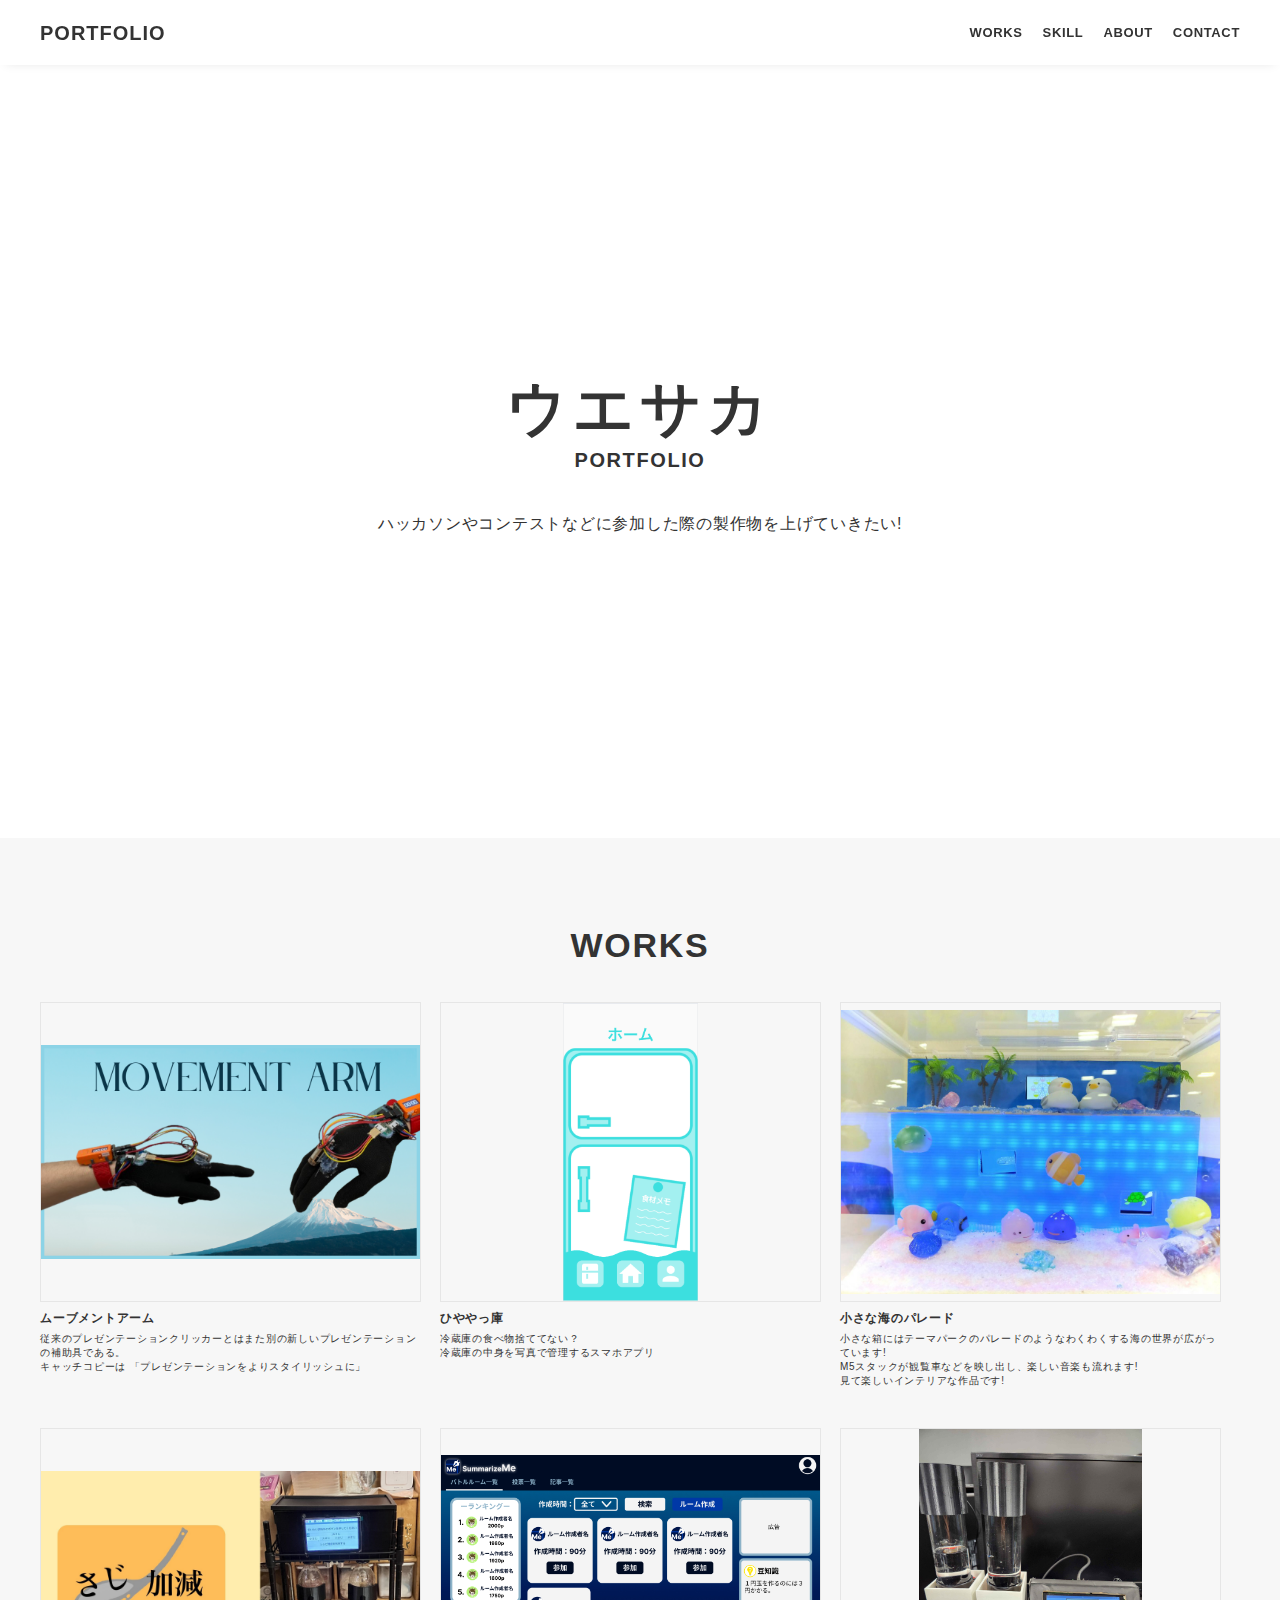
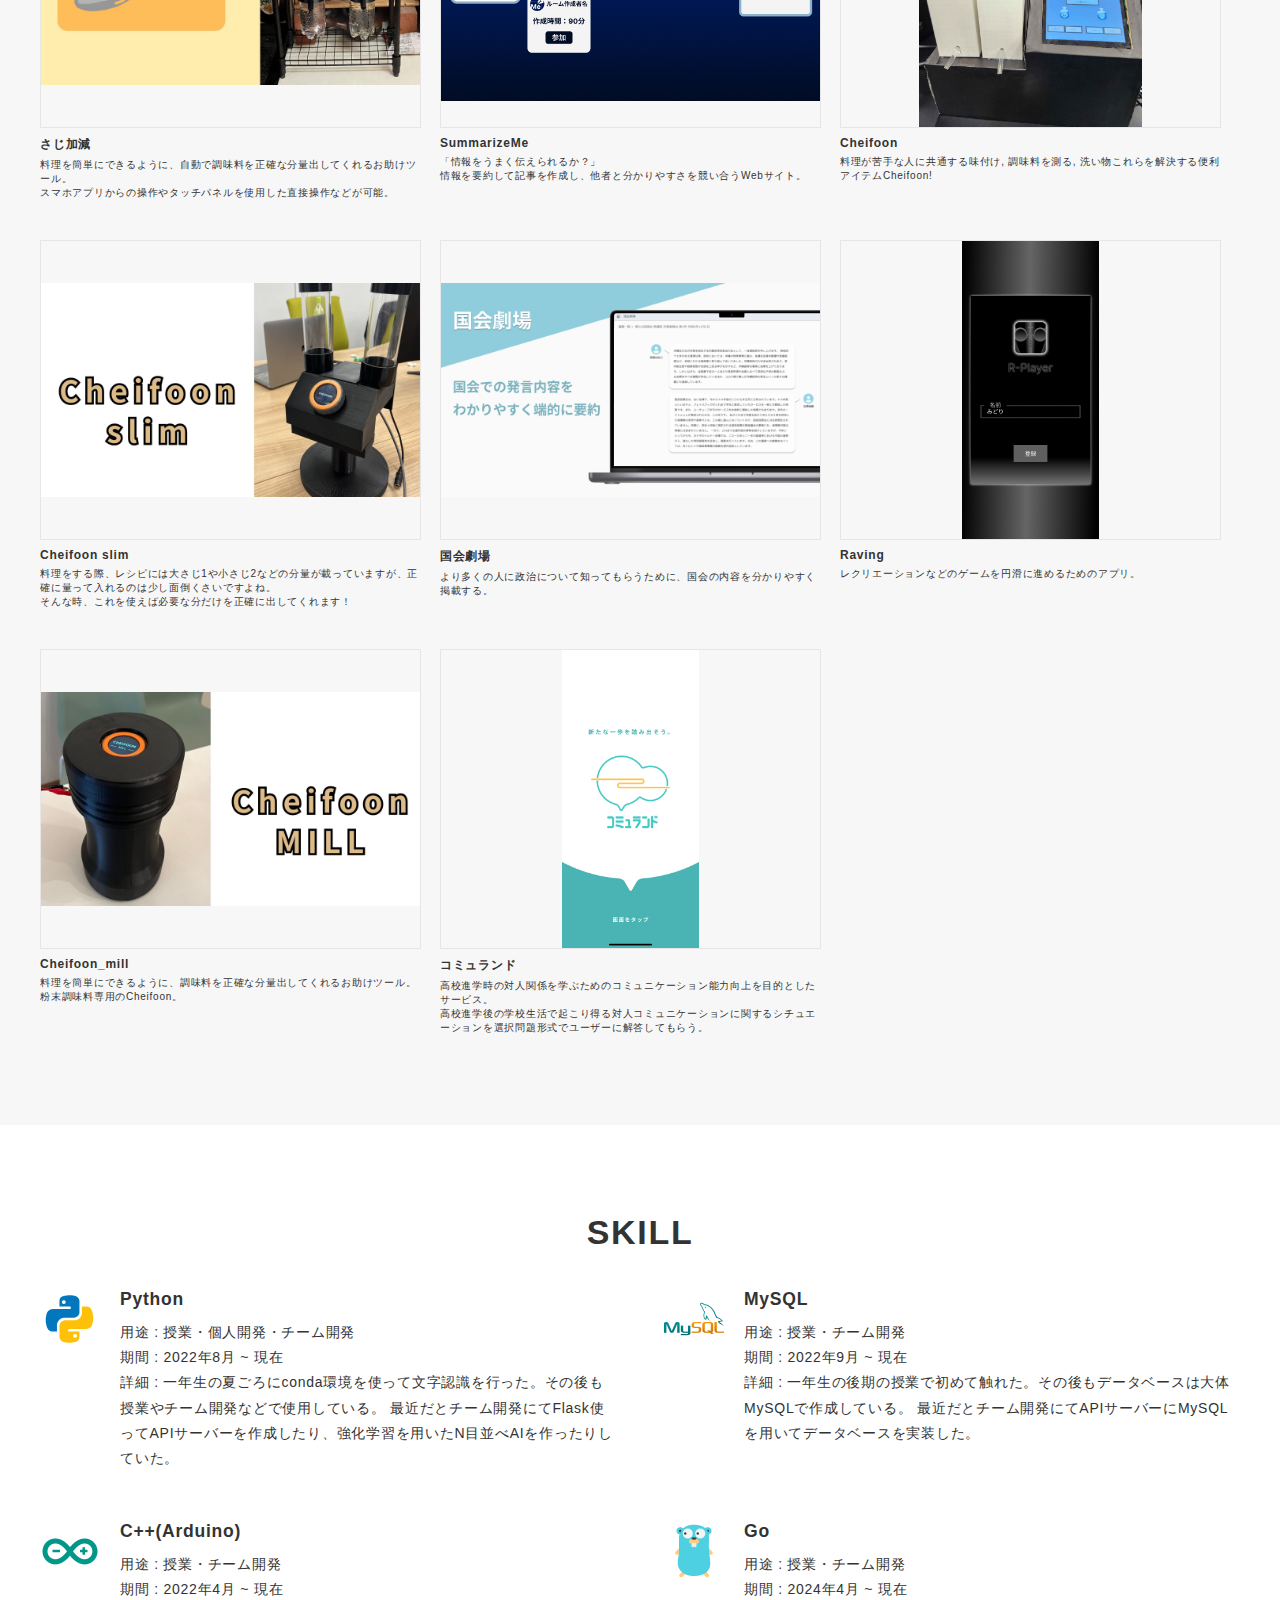
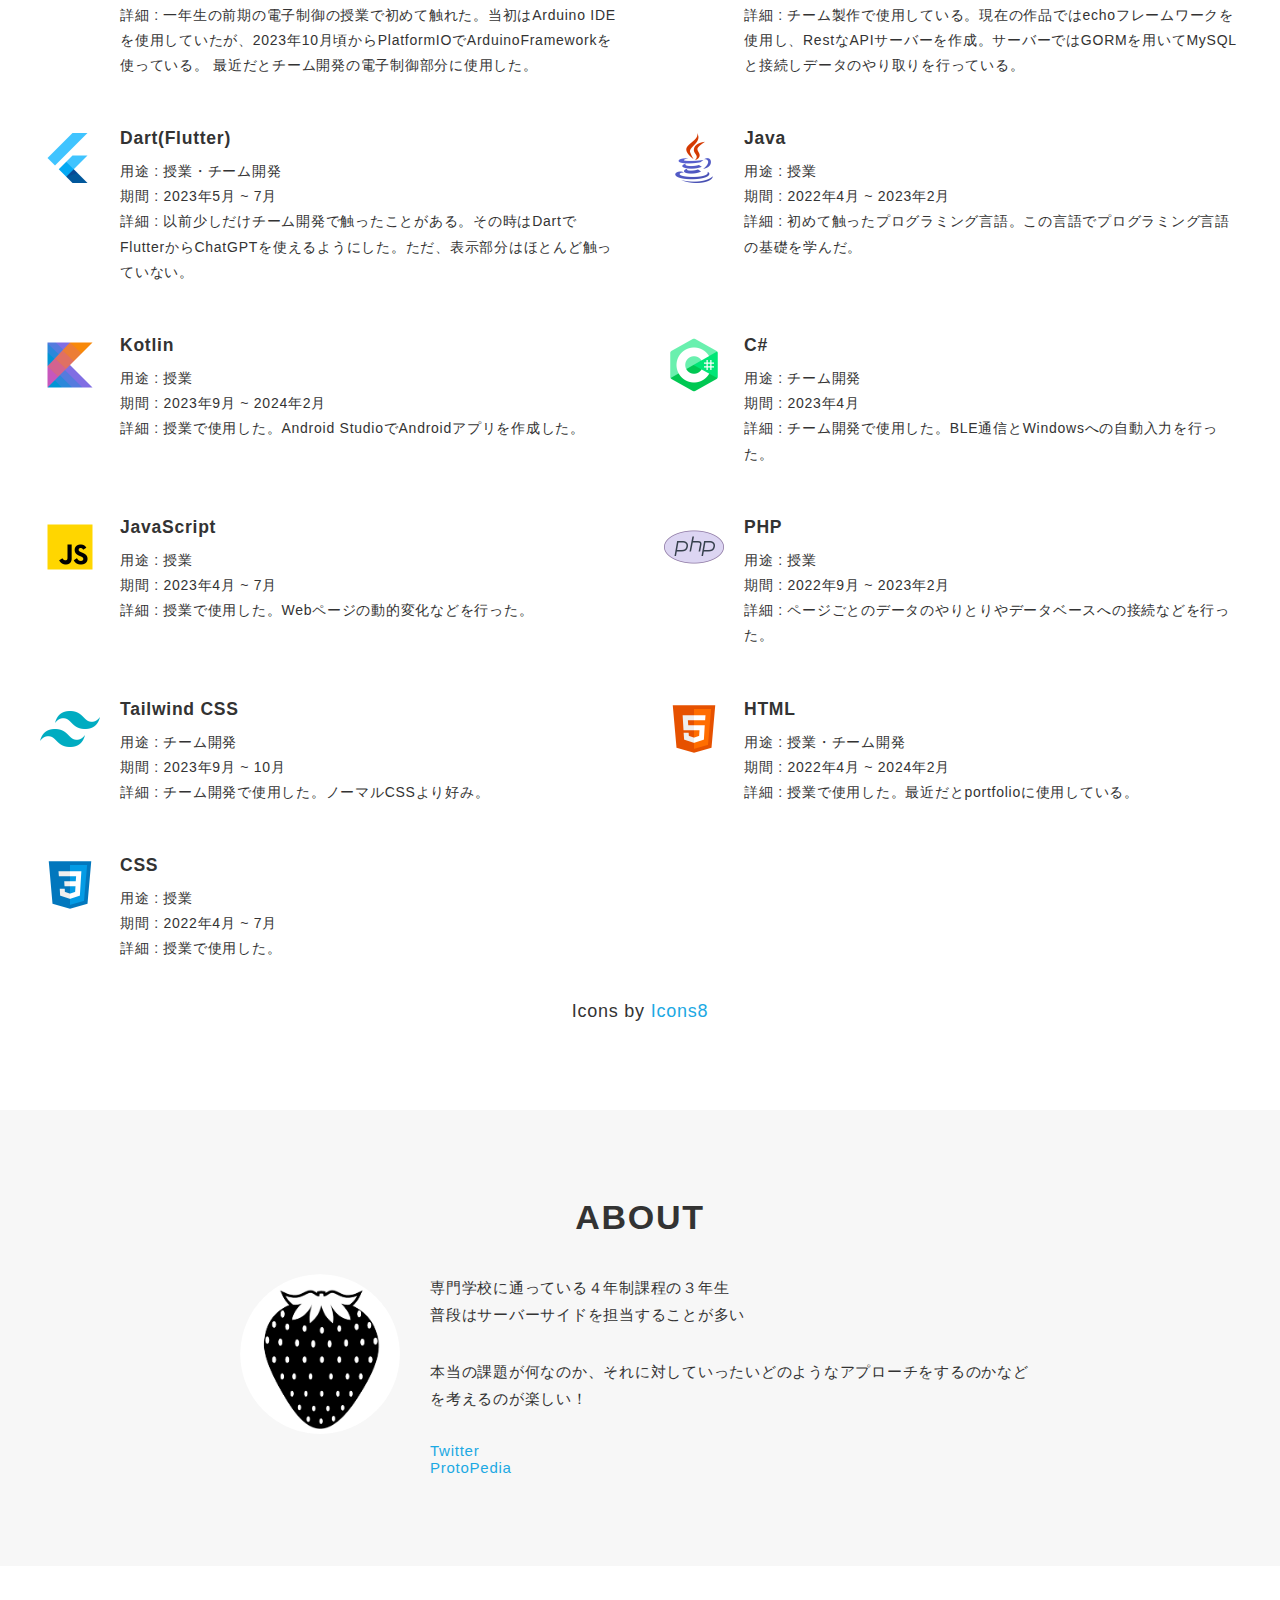
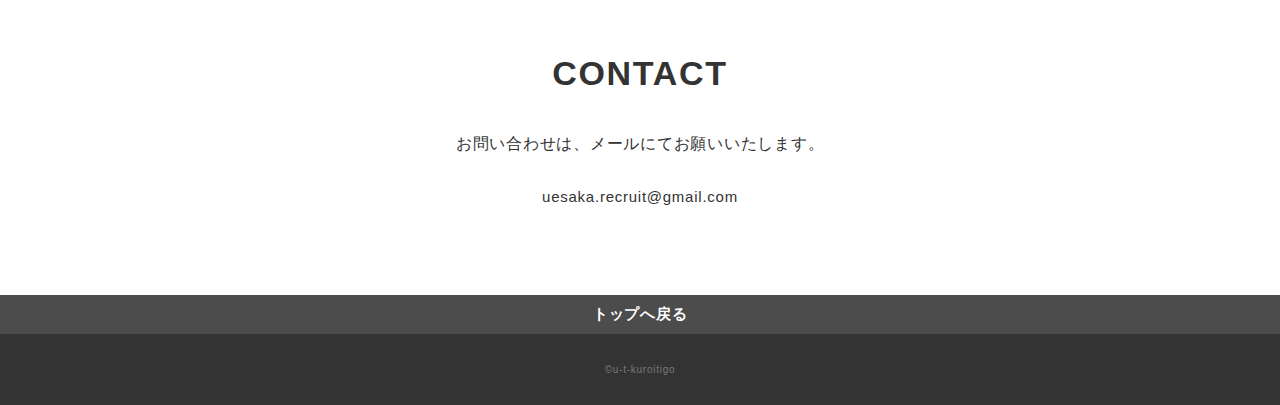
<file: docs/index.html>
<!DOCTYPE html>
<html>
  <head>
    <meta charset="utf-8" />
    <meta name="viewport" content="width=device-width,initial-scale=1" />
    <meta property="og:type" content="website" />
    <meta property="og:title" content="ウエサカ ポートフォリオ" />
    <meta
      property="og:url"
      content="https://u-t-kuroitigo.github.io/portfolio/index.html"
    />
    <meta
      property="og:description"
      content="ウエサカのポートフォリオサイトです。"
    />
    <meta property="og:image" content="imgs/ogp.png" />
    <meta name="description" content="ウエサカのポートフォリオサイトです。" />
    <title>ウエサカ ポートフォリオ</title>
    <link href="css/ress.css" media="all" rel="stylesheet" type="text/css" />
    <link href="css/style.css" media="all" rel="stylesheet" type="text/css" />
    <link rel="shortcut icon" href="imgs/favicon.ico" />
    <link rel="canonical" href="https://u-t-kuroitigo.github.io/portfolio/" />
  </head>

  <body>
    <div class="wrapper">
      <!-- header -->
      <header class="header">
        <div class="container">
          <h1 class="header-logo">
            <a href=".">PORTFOLIO</a>
          </h1>
          <nav class="gnav">
            <ul class="gnav-list">
              <li class="gnav-item"><a href="#works">WORKS</a></li>
              <li class="gnav-item"><a href="#skill">SKILL</a></li>
              <li class="gnav-item"><a href="#about">ABOUT</a></li>
              <li class="gnav-item"><a href="#contact">CONTACT</a></li>
            </ul>
          </nav>
        </div>
      </header>
      <!-- /header -->

      <main class="content">
        <!-- mv -->
        <div class="mv">
          <div class="mv-container">
            <p class="mv-title">ウエサカ</p>
            <p class="mv-subtitle">PORTFOLIO</p>
            <p class="mv-text">
              ハッカソンやコンテストなどに<br
                class="sp-only"
              />参加した際の製作物を上げていきたい!
              <br />
            </p>
          </div>
        </div>
        <!-- /mv -->

        <!-- works -->
        <section class="works section" id="works">
          <div class="container">
            <h2 class="title">WORKS</h2>
            <div class="works-list">
              <a class="works-item" href="works/movement_arm.html">
                <div class="works-img">
                  <img
                    src="imgs/movement_arm/movement_arm_img_title.png"
                    alt="movement_arm_img_title"
                  />
                </div>
                <p class="works-name">ムーブメントアーム</p>
                <p class="works-info">
                  従来のプレゼンテーションクリッカーとはまた別の新しいプレゼンテーションの補助具である。<br />
                  キャッチコピーは 「プレゼンテーションをよりスタイリッシュに」
                </p>
              </a>
              <a class="works-item" href="works/hiyayakko.html">
                <div class="works-img">
                  <img
                    src="imgs/hiyayakko/hiyayakko_img_title.png"
                    alt="hiyayakko_img_title"
                  />
                </div>
                <p class="works-name">ひややっ庫</p>
                <p class="works-info">
                  冷蔵庫の食べ物捨ててない？<br />
                  冷蔵庫の中身を写真で管理するスマホアプリ
                </p>
              </a>
              <a class="works-item" href="works/small_sea_parade.html">
                <div class="works-img">
                  <img
                    src="imgs/small_sea_parade/small_sea_parade_img_title.jpg"
                    alt="small_sea_parade_img_title"
                  />
                </div>
                <p class="works-name">小さな海のパレード</p>
                <p class="works-info">
                  小さな箱にはテーマパークのパレードのようなわくわくする海の世界が広がっています!<br />
                  M5スタックが観覧車などを映し出し、楽しい音楽も流れます!<br />
                  見て楽しいインテリアな作品です!
                </p>
              </a>
              <a class="works-item" href="works/sajikagen.html">
                <div class="works-img">
                  <img
                    src="imgs/sajikagen/sajikagen_img_title.jpg"
                    alt="sajikagen_img_title"
                  />
                </div>
                <p class="works-name">さじ加減</p>
                <p class="works-info">
                  料理を簡単にできるように、自動で調味料を正確な分量出してくれるお助けツール。<br />
                  スマホアプリからの操作やタッチパネルを使用した直接操作などが可能。
                </p>
              </a>
              <a class="works-item" href="works/summarize_me.html">
                <div class="works-img">
                  <img
                    src="imgs/summarize_me/summarize_me_img_title.jpg"
                    alt="summarize_me_img_title"
                  />
                </div>
                <p class="works-name">SummarizeMe</p>
                <p class="works-info">
                  「情報をうまく伝えられるか？」<br />情報を要約して記事を作成し、他者と分かりやすさを競い合うWebサイト。
                </p>
              </a>
              <a class="works-item" href="works/cheifoon.html">
                <div class="works-img">
                  <img
                    src="imgs/cheifoon/cheifoon_img_title.jpg"
                    alt="cheifoon_img_title"
                  />
                </div>
                <p class="works-name">Cheifoon</p>
                <p class="works-info">
                  料理が苦手な人に共通する味付け, 調味料を測る,
                  洗い物これらを解決する便利アイテムCheifoon!
                </p>
              </a>
              <a class="works-item" href="works/cheifoon_slim.html">
                <div class="works-img">
                  <img
                    src="imgs/cheifoon_slim/Cheifoon_slim_img_title.jpg"
                    alt="Cheifoon_slim_img_title"
                  />
                </div>
                <p class="works-name">Cheifoon slim</p>
                <p class="works-info">
                  料理をする際、レシピには大さじ1や小さじ2などの分量が載っていますが、正確に量って入れるのは少し面倒くさいですよね。<br />
                  そんな時、これを使えば必要な分だけを正確に出してくれます！
                </p>
              </a>
              <a class="works-item" href="works/diet_theater.html">
                <div class="works-img">
                  <img
                    src="imgs/diet_theater/diet_theater_img_title.jpg"
                    alt="diet_theater_img_title"
                  />
                </div>
                <p class="works-name">国会劇場</p>
                <p class="works-info">
                  より多くの人に政治について知ってもらうために、国会の内容を分かりやすく掲載する。
                </p>
              </a>
              <a class="works-item" href="works/raving.html">
                <div class="works-img">
                  <img
                    src="imgs/raving/raving_img_title.jpg"
                    alt="raving_img_title"
                  />
                </div>
                <p class="works-name">Raving</p>
                <p class="works-info">
                  レクリエーションなどのゲームを円滑に進めるためのアプリ。
                </p>
              </a>
              <a class="works-item" href="works/cheifoon_mill.html">
                <div class="works-img">
                  <img
                    src="imgs/cheifoon_mill/cheifoon_mill_img_title.jpg"
                    alt="cheifoon_mill_img_title"
                  />
                </div>
                <p class="works-name">Cheifoon_mill</p>
                <p class="works-info">
                  料理を簡単にできるように、調味料を正確な分量出してくれるお助けツール。<br />
                  粉末調味料専用のCheifoon。
                </p>
              </a>
              <a class="works-item" href="works/commu_island.html">
                <div class="works-img">
                  <img
                    src="imgs/commu_island/commu_island_img_title.jpg"
                    alt="commu_island_img_title"
                  />
                </div>
                <p class="works-name">コミュランド</p>
                <p class="works-info">
                  高校進学時の対人関係を学ぶためのコミュニケーション能力向上を目的としたサービス。<br />
                  高校進学後の学校生活で起こり得る対人コミュニケーションに関するシチュエーションを選択問題形式でユーザーに解答してもらう。
                </p>
              </a>
            </div>
          </div>
        </section>
        <!-- /works -->

        <!-- skill -->
        <section class="skill section" id="skill">
          <div class="container">
            <h2 class="title">SKILL</h2>
            <div class="skill-list">
              <div class="skill-item">
                <p class="skill-img">
                  <img src="imgs/skills/Python.png" alt="" />
                </p>
                <div class="skill-body">
                  <h3 class="skill-name">Python</h3>
                  <p class="skill-text">
                    用途 : 授業・個人開発・チーム開発 <br />
                    期間 : 2022年8月 ~ 現在 <br />
                    詳細 :
                    一年生の夏ごろにconda環境を使って文字認識を行った。その後も授業やチーム開発などで使用している。
                    最近だとチーム開発にてFlask使ってAPIサーバーを作成したり、強化学習を用いたN目並べAIを作ったりしていた。
                  </p>
                </div>
              </div>

              <div class="skill-item">
                <p class="skill-img">
                  <img src="imgs/skills/MySQL.png" alt="" />
                </p>
                <div class="skill-body">
                  <h3 class="skill-name">MySQL</h3>
                  <p class="skill-text">
                    用途 : 授業・チーム開発 <br />
                    期間 : 2022年9月 ~ 現在 <br />
                    詳細 :
                    一年生の後期の授業で初めて触れた。その後もデータベースは大体MySQLで作成している。
                    最近だとチーム開発にてAPIサーバーにMySQLを用いてデータベースを実装した。
                  </p>
                </div>
              </div>

              <div class="skill-item">
                <p class="skill-img">
                  <img src="imgs/skills/C++(Arduino).png" alt="" />
                </p>
                <div class="skill-body">
                  <h3 class="skill-name">C++(Arduino)</h3>
                  <p class="skill-text">
                    用途 : 授業・チーム開発 <br />
                    期間 : 2022年4月 ~ 現在 <br />
                    詳細 :
                    一年生の前期の電子制御の授業で初めて触れた。当初はArduino
                    IDEを使用していたが、2023年10月頃からPlatformIOでArduinoFrameworkを使っている。
                    最近だとチーム開発の電子制御部分に使用した。
                  </p>
                </div>
              </div>

              <div class="skill-item">
                <p class="skill-img">
                  <img src="imgs/skills/Go.png" alt="" />
                </p>
                <div class="skill-body">
                  <h3 class="skill-name">Go</h3>
                  <p class="skill-text">
                    用途 : 授業・チーム開発 <br />
                    期間 : 2024年4月 ~ 現在 <br />
                    詳細 :
                    チーム製作で使用している。現在の作品ではechoフレームワークを使用し、RestなAPIサーバーを作成。サーバーではGORMを用いてMySQLと接続しデータのやり取りを行っている。
                  </p>
                </div>
              </div>

              <div class="skill-item">
                <p class="skill-img">
                  <img src="imgs/skills/Dart(Flutter).png" alt="" />
                </p>
                <div class="skill-body">
                  <h3 class="skill-name">Dart(Flutter)</h3>
                  <p class="skill-text">
                    用途 : 授業・チーム開発 <br />
                    期間 : 2023年5月 ~ 7月 <br />
                    詳細 :
                    以前少しだけチーム開発で触ったことがある。その時はDartでFlutterからChatGPTを使えるようにした。ただ、表示部分はほとんど触っていない。
                  </p>
                </div>
              </div>

              <div class="skill-item">
                <p class="skill-img">
                  <img src="imgs/skills/Java.png" alt="" />
                </p>
                <div class="skill-body">
                  <h3 class="skill-name">Java</h3>
                  <p class="skill-text">
                    用途 : 授業 <br />
                    期間 : 2022年4月 ~ 2023年2月 <br />
                    詳細 :
                    初めて触ったプログラミング言語。この言語でプログラミング言語の基礎を学んだ。
                  </p>
                </div>
              </div>
              <div class="skill-item">
                <p class="skill-img">
                  <img src="imgs/skills/Kotlin.png" alt="" />
                </p>
                <div class="skill-body">
                  <h3 class="skill-name">Kotlin</h3>
                  <p class="skill-text">
                    用途 : 授業 <br />
                    期間 : 2023年9月 ~ 2024年2月 <br />
                    詳細 : 授業で使用した。Android
                    StudioでAndroidアプリを作成した。
                  </p>
                </div>
              </div>
              <div class="skill-item">
                <p class="skill-img">
                  <img src="imgs/skills/C_sharp.png" alt="" />
                </p>
                <div class="skill-body">
                  <h3 class="skill-name">C#</h3>
                  <p class="skill-text">
                    用途 : チーム開発 <br />
                    期間 : 2023年4月 <br />
                    詳細 :
                    チーム開発で使用した。BLE通信とWindowsへの自動入力を行った。
                  </p>
                </div>
              </div>
              <div class="skill-item">
                <p class="skill-img">
                  <img src="imgs/skills/JavaScript.png" alt="" />
                </p>
                <div class="skill-body">
                  <h3 class="skill-name">JavaScript</h3>
                  <p class="skill-text">
                    用途 : 授業 <br />
                    期間 : 2023年4月 ~ 7月 <br />
                    詳細 : 授業で使用した。Webページの動的変化などを行った。
                  </p>
                </div>
              </div>
              <div class="skill-item">
                <p class="skill-img">
                  <img src="imgs/skills/PHP.png" alt="" />
                </p>
                <div class="skill-body">
                  <h3 class="skill-name">PHP</h3>
                  <p class="skill-text">
                    用途 : 授業 <br />
                    期間 : 2022年9月 ~ 2023年2月 <br />
                    詳細 :
                    ページごとのデータのやりとりやデータベースへの接続などを行った。
                  </p>
                </div>
              </div>
              <div class="skill-item">
                <p class="skill-img">
                  <img src="imgs/skills/Tailwind CSS.png" alt="" />
                </p>
                <div class="skill-body">
                  <h3 class="skill-name">Tailwind CSS</h3>
                  <p class="skill-text">
                    用途 : チーム開発 <br />
                    期間 : 2023年9月 ~ 10月 <br />
                    詳細 : チーム開発で使用した。ノーマルCSSより好み。
                  </p>
                </div>
              </div>
              <div class="skill-item">
                <p class="skill-img">
                  <img src="imgs/skills/HTML.png" alt="" />
                </p>
                <div class="skill-body">
                  <h3 class="skill-name">HTML</h3>
                  <p class="skill-text">
                    用途 : 授業・チーム開発 <br />
                    期間 : 2022年4月 ~ 2024年2月 <br />
                    詳細 : 授業で使用した。最近だとportfolioに使用している。
                  </p>
                </div>
              </div>
              <div class="skill-item">
                <p class="skill-img">
                  <img src="imgs/skills/CSS.png" alt="" />
                </p>
                <div class="skill-body">
                  <h3 class="skill-name">CSS</h3>
                  <p class="skill-text">
                    用途 : 授業 <br />
                    期間 : 2022年4月 ~ 7月 <br />
                    詳細 : 授業で使用した。
                  </p>
                </div>
              </div>
            </div>
            <div>
              <p class="skill-icon-source">
                Icons by <a target="_blank" href="https://icons8.com">Icons8</a>
              </p>
            </div>
          </div>
        </section>
        <!-- /skill -->

        <!-- about -->
        <section class="about section" id="about">
          <div class="container">
            <h2 class="title">ABOUT</h2>
            <div class="profile">
              <p class="profile-img">
                <img src="imgs/profile_icon.png" alt="" />
              </p>
              <div class="profile-body">
                <p>
                  専門学校に通っている４年制課程の３年生 <br />
                  普段はサーバーサイドを担当することが多い
                </p>
                <p>
                  本当の課題が何なのか、それに対していったいどのようなアプローチをするのかなどを考えるのが楽しい！
                </p>
                <a href="https://x.com/itigo_U_T" target="_blank" rel="noopener"
                  >Twitter</a
                >
                <br />
                <a
                  href="https://protopedia.net/prototyper/itigo"
                  target="_blank"
                  rel="noopener"
                  >ProtoPedia</a
                >
              </div>
            </div>
          </div>
        </section>
        <!-- /about -->

        <!-- contact -->
        <section class="contact section" id="contact">
          <div class="container">
            <h2 class="title">CONTACT</h2>
            <p class="lead">
              お問い合わせは、<br class="sp-only" />メールにてお願いいたします。
            </p>
            <div class="contact-list">
              <span class="contact-item">uesaka.recruit@gmail.com</span>
            </div>
          </div>
        </section>
        <!-- /contact -->
        <div class="page-top" id="js-page-top">
          <span class="material-icons-outlined">トップへ戻る</span>
        </div>
      </main>

      <!-- footer -->
      <footer class="footer">
        <div class="copyright">&copy;u-t-kuroitigo</div>
      </footer>
      <!-- /footer -->
    </div>
    <script src="https://ajax.googleapis.com/ajax/libs/jquery/3.6.0/jquery.min.js"></script>
    <script type="text/javascript" src="js/script.js"></script>
  </body>
</html>
</file>
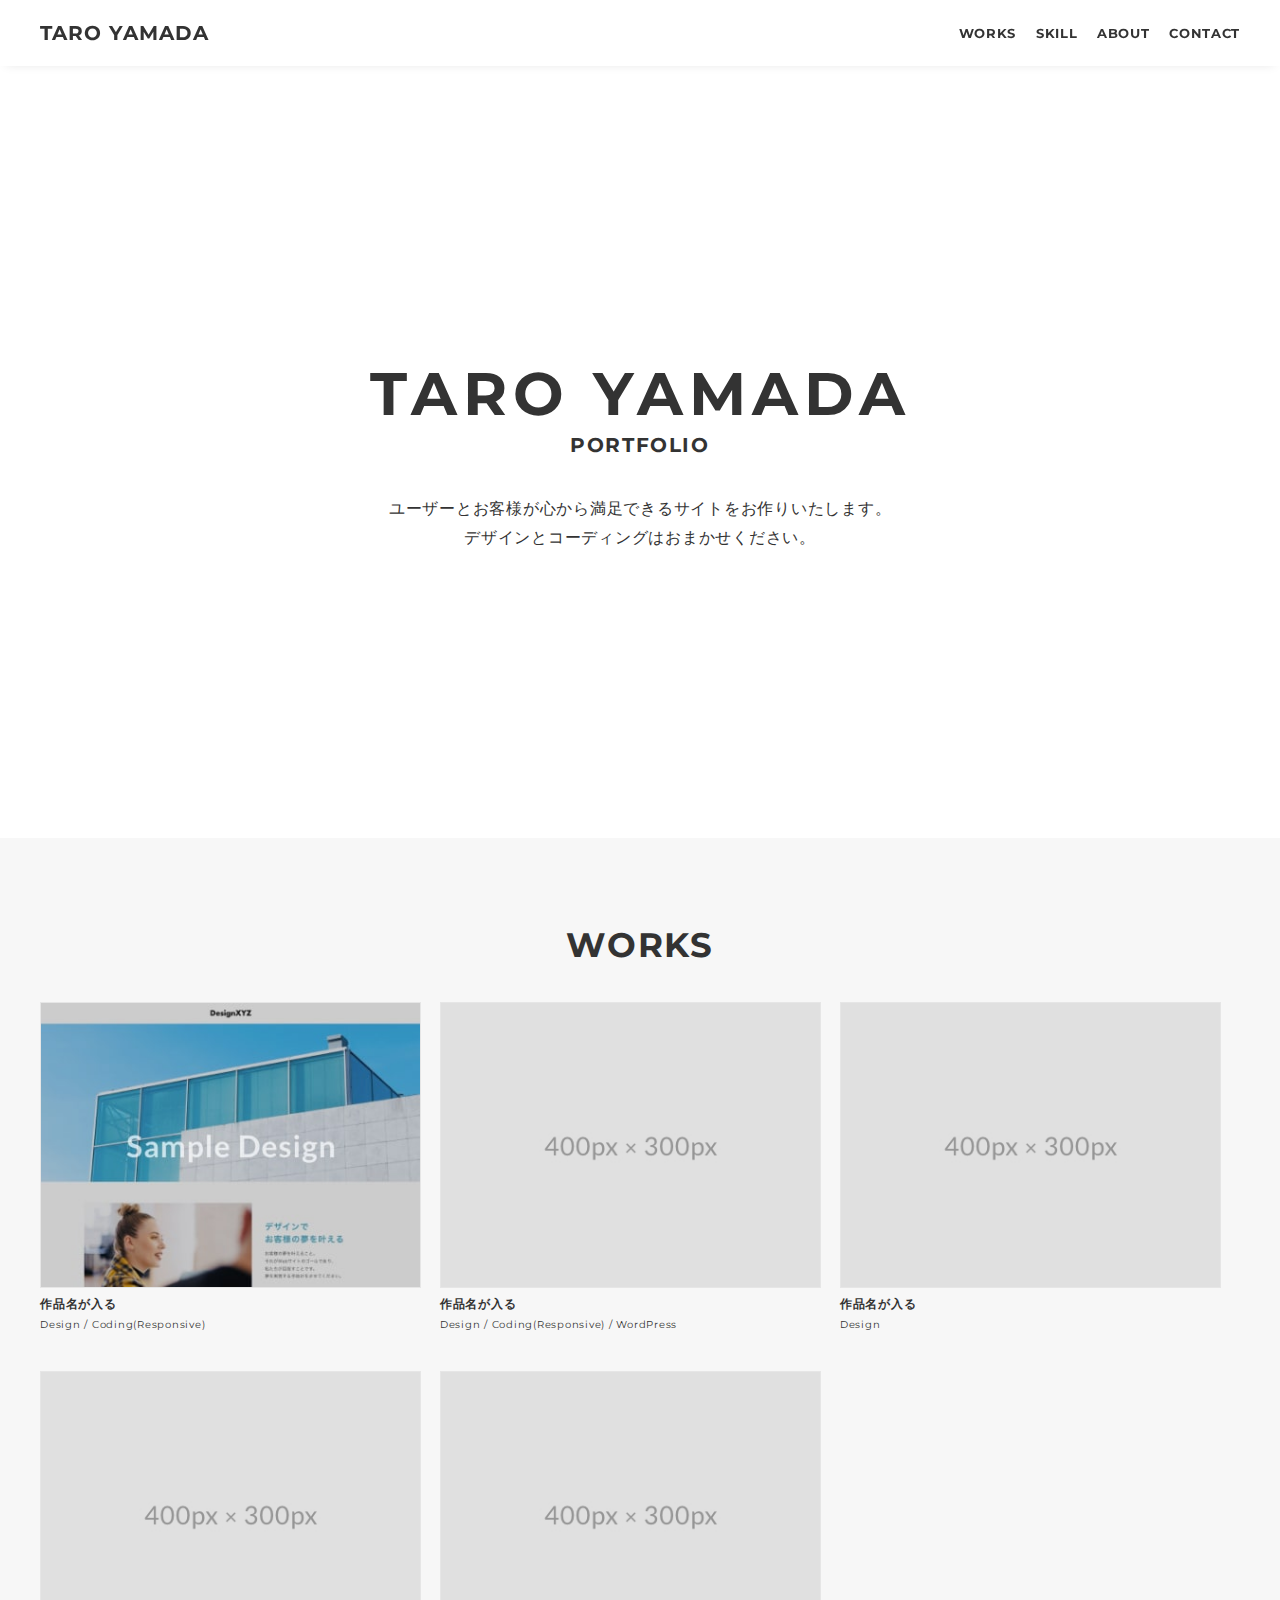
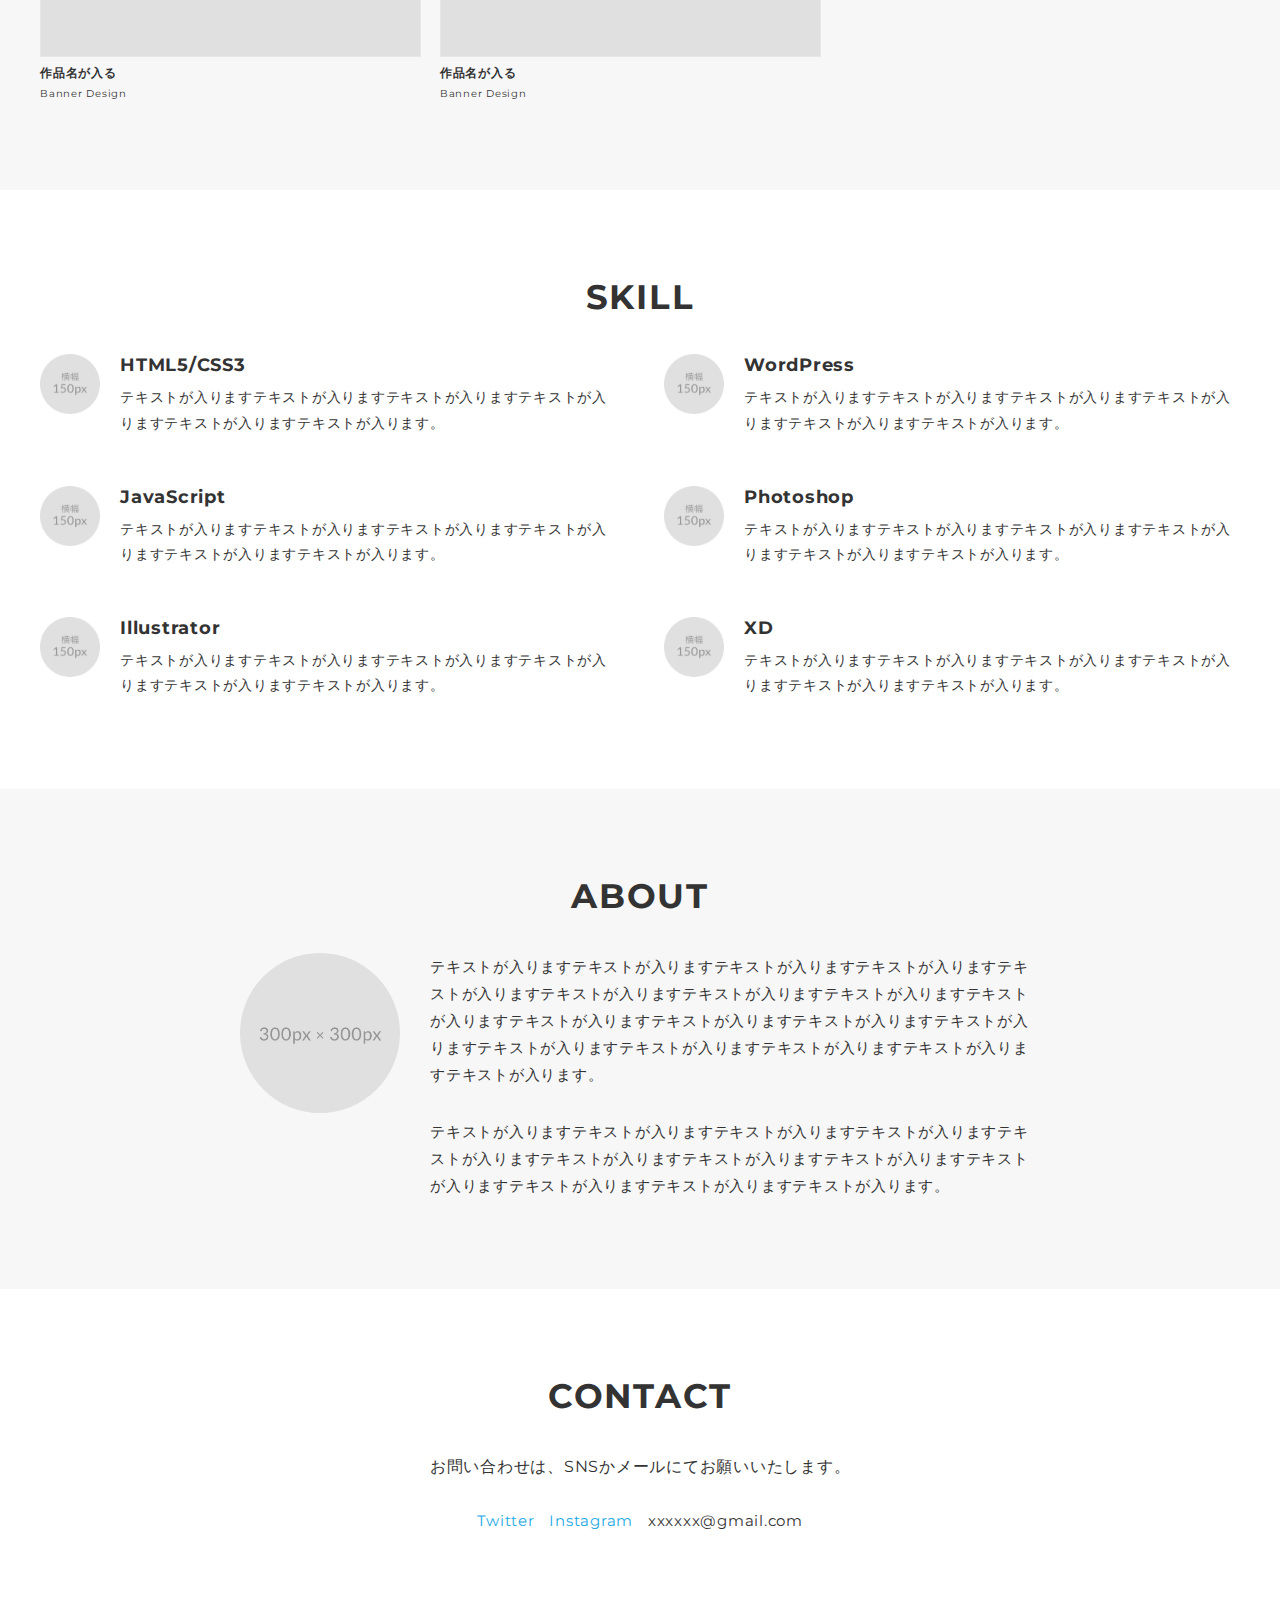
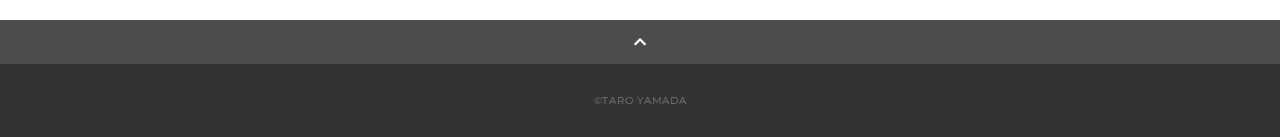
<file: portfolio/docs/index.html>
<!DOCTYPE html>
<html>
<head>
  <meta charset="utf-8">
  <meta name="viewport" content="width=device-width,initial-scale=1">
  <meta property='og:type' content='website'>
  <meta property='og:title' content='WebデザイナーTARO YAMADA ポートフォリオ'>
  <meta property='og:url' content='URLが入る'>
  <meta property='og:description' content='TARO YAMADAのポートフォリオサイトです。'>
  <meta property="og:image" content="img/ogp.png">
  <meta name="description" content="TARO YAMADAのポートフォリオサイトです" />
  <title>TARO YAMADA ポートフォリオ</title>
  <link rel="preconnect" href="https://fonts.gstatic.com">
  <link href="https://fonts.googleapis.com/css2?family=Montserrat:wght@400;700&display=swap" rel="stylesheet">
  <link href="https://fonts.googleapis.com/css?family=Material+Icons+Outlined" rel="stylesheet">
  <link href="css/ress.css" media="all" rel="stylesheet" type="text/css" />
  <link href="css/style.css" media="all" rel="stylesheet" type="text/css" />
  <link rel="shortcut icon" href="img/favicon.ico" />
  <link rel=”canonical” href=”URLが入る” />
</head>

<body>
  <div class="wrapper">

    <!-- header -->
    <header class="header ">
      <div class="container">
        <h1 class="header-logo">
          <a href=".">TARO YAMADA</a>
        </h1>
        <nav class="gnav">
          <ul class="gnav-list">
            <li class="gnav-item"><a href="#works">WORKS</a></li>
            <li class="gnav-item"><a href="#skill">SKILL</a></li>
            <li class="gnav-item"><a href="#about">ABOUT</a></li>
            <li class="gnav-item"><a href="#contact">CONTACT</a></li>
          </ul>
        </nav>
      </div>
    </header>
    <!-- /header -->

    <main class="content">

      <!-- mv -->
      <div class="mv">
        <div class="mv-container">
          <p class="mv-title">TARO YAMADA</p>
          <p class="mv-subtitle">PORTFOLIO</p>
          <p class="mv-text">
            ユーザーとお客様が心から満足できる<br class="sp-only">サイトをお作りいたします。<br>
            デザインとコーディングは<br class="sp-only">おまかせください。<br>
          </p>
        </div>
      </div>
      <!-- /mv -->

      <!-- works -->
      <section class="works section" id="works">
        <div class="container">
          <h2 class="title">WORKS</h2>
          <div class="works-list">
            <a class="works-item" href="works-template.html">
              <div class="works-img"><img src="img/works-sample-thumb.jpg" alt="" /></div>
              <p class="works-name">作品名が入る</p>
              <p class="works-info">Design / Coding(Responsive)</p>
            </a>
            <a class="works-item" href="works-template.html">
              <div class="works-img"><img src="img/works-dummy-thumb.jpg" alt="" /></div>
              <p class="works-name">作品名が入る</p>
              <p class="works-info">Design / Coding(Responsive) / WordPress</p>
            </a>
            <a class="works-item" href="works-template.html">
              <div class="works-img"><img src="img/works-dummy-thumb.jpg" alt="" /></div>
              <p class="works-name">作品名が入る</p>
              <p class="works-info">Design</p>
            </a>
            <a class="works-item" href="works-template.html">
              <div class="works-img"><img src="img/works-dummy-thumb.jpg" alt="" /></div>
              <p class="works-name">作品名が入る</p>
              <p class="works-info">Banner Design</p>
            </a>
            <a class="works-item" href="works-template.html">
              <div class="works-img"><img src="img/works-dummy-thumb.jpg" alt="" /></div>
              <p class="works-name">作品名が入る</p>
              <p class="works-info">Banner Design</p>
            </a>
          </div>
        </div>
      </section>
      <!-- /works -->

      <!-- skill -->
      <section class="skill section" id="skill">
        <div class="container">
          <h2 class="title">SKILL</h2>
          <div class="skill-list">
            <div class="skill-item">
              <p class="skill-img"><img src="img/icon_skill.png" alt=""></p>
              <div class="skill-body">
                <h3 class="skill-name">HTML5/CSS3</h3>
                <p class="skill-text">
                  テキストが入りますテキストが入りますテキストが入りますテキストが入りますテキストが入りますテキストが入ります。</p>
              </div>
            </div>
            <div class="skill-item">
              <p class="skill-img"><img src="img/icon_skill.png" alt=""></p>
              <div class="skill-body">
                <h3 class="skill-name">WordPress</h3>
                <p class="skill-text">
                  テキストが入りますテキストが入りますテキストが入りますテキストが入りますテキストが入りますテキストが入ります。</p>
              </div>
            </div>
            <div class="skill-item">
              <p class="skill-img"><img src="img/icon_skill.png" alt=""></p>
              <div class="skill-body">
                <h3 class="skill-name">JavaScript</h3>
                <p class="skill-text">
                  テキストが入りますテキストが入りますテキストが入りますテキストが入りますテキストが入りますテキストが入ります。</p>
              </div>
            </div>
            <div class="skill-item">
              <p class="skill-img"><img src="img/icon_skill.png" alt=""></p>
              <div class="skill-body">
                <h3 class="skill-name">Photoshop</h3>
                <p class="skill-text">
                  テキストが入りますテキストが入りますテキストが入りますテキストが入りますテキストが入りますテキストが入ります。</p>
              </div>
            </div>
            <div class="skill-item">
              <p class="skill-img"><img src="img/icon_skill.png" alt=""></p>
              <div class="skill-body">
                <h3 class="skill-name">Illustrator</h3>
                <p class="skill-text">
                  テキストが入りますテキストが入りますテキストが入りますテキストが入りますテキストが入りますテキストが入ります。</p>
              </div>
            </div>
            <div class="skill-item">
              <p class="skill-img"><img src="img/icon_skill.png" alt=""></p>
              <div class="skill-body">
                <h3 class="skill-name">XD</h3>
                <p class="skill-text">
                  テキストが入りますテキストが入りますテキストが入りますテキストが入りますテキストが入りますテキストが入ります。</p>
              </div>
            </div>
          </div>
        </div>
      </section>
      <!-- /skill -->

      <!-- about -->
      <section class="about section" id="about">
        <div class="container">
          <h2 class="title">ABOUT</h2>
          <div class="profile">
            <p class="profile-img">
              <img src="img/profile.jpg" alt="">
            </p>
            <div class="profile-body">
              <p>
                テキストが入りますテキストが入りますテキストが入りますテキストが入りますテキストが入りますテキストが入りますテキストが入りますテキストが入りますテキストが入りますテキストが入りますテキストが入りますテキストが入りますテキストが入りますテキストが入りますテキストが入りますテキストが入りますテキストが入りますテキストが入ります。
              </p>
              <p>
                テキストが入りますテキストが入りますテキストが入りますテキストが入りますテキストが入りますテキストが入りますテキストが入りますテキストが入りますテキストが入りますテキストが入りますテキストが入りますテキストが入ります。
              </p>
            </div>
          </div>
        </div>
      </section>
      <!-- /about -->

      <!-- contact -->
      <section class="contact section" id="contact">
        <div class="container">
          <h2 class="title">CONTACT</h2>
          <p class="lead">
            お問い合わせは、<br class="sp-only">SNSかメールにてお願いいたします。
          </p>
          <div class="contact-list">
            <a class="contact-item" href="https://twitter.com/" target="_blank" rel="noopener">Twitter</a>
            <a class="contact-item" href="https://www.instagram.com/" target="_blank" rel="noopener">Instagram</a>
            <span class="contact-item">xxxxxx@gmail.com</span>
          </div>
        </div>
      </section>
      <!-- /contact -->
      <div class="page-top" id="js-page-top">
        <span class="material-icons-outlined">expand_less</span>
      </div>
    </main>

    <!-- footer -->
    <footer class="footer">
      <div class="copyright">&copy;TARO YAMADA</div>
    </footer>
    <!-- /footer -->

  </div>
  <script src="https://ajax.googleapis.com/ajax/libs/jquery/3.6.0/jquery.min.js"></script>
  <script type='text/javascript' src="js/script.js"></script>
</body>
</html>
</file>
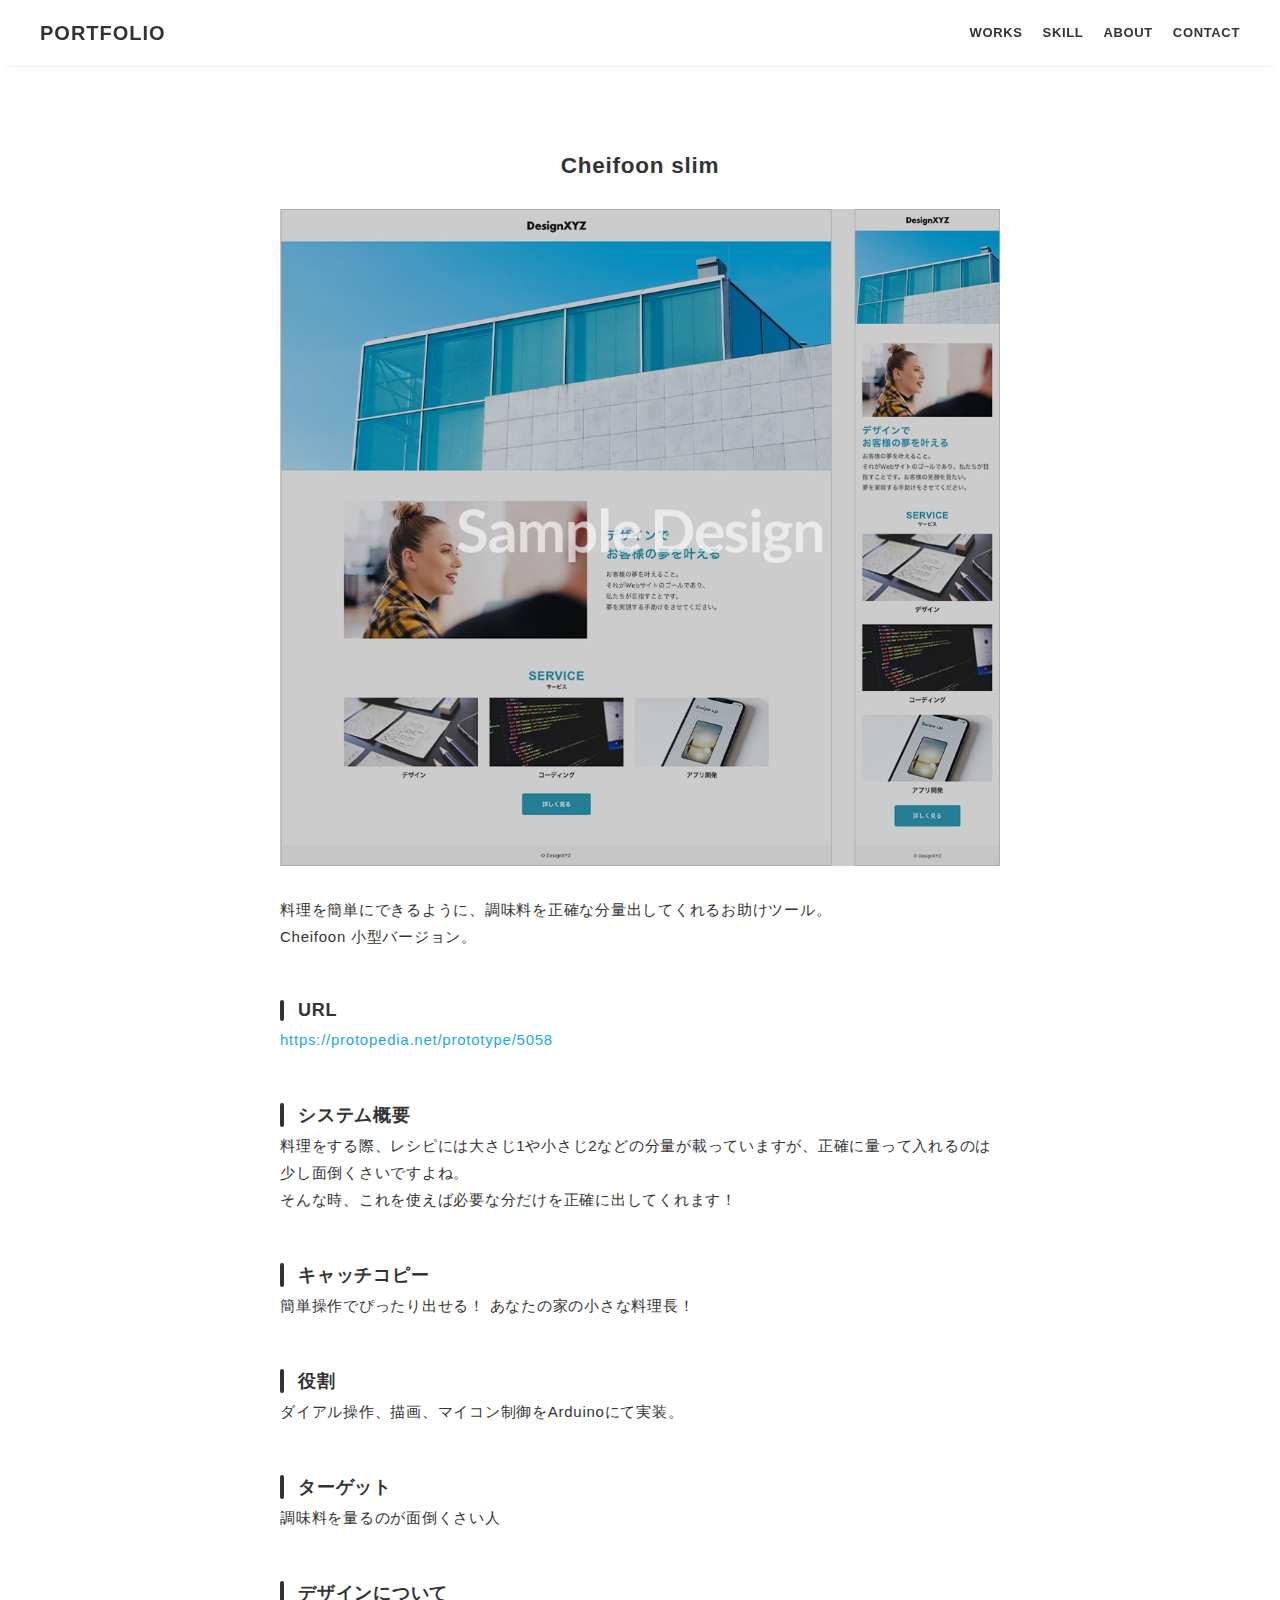
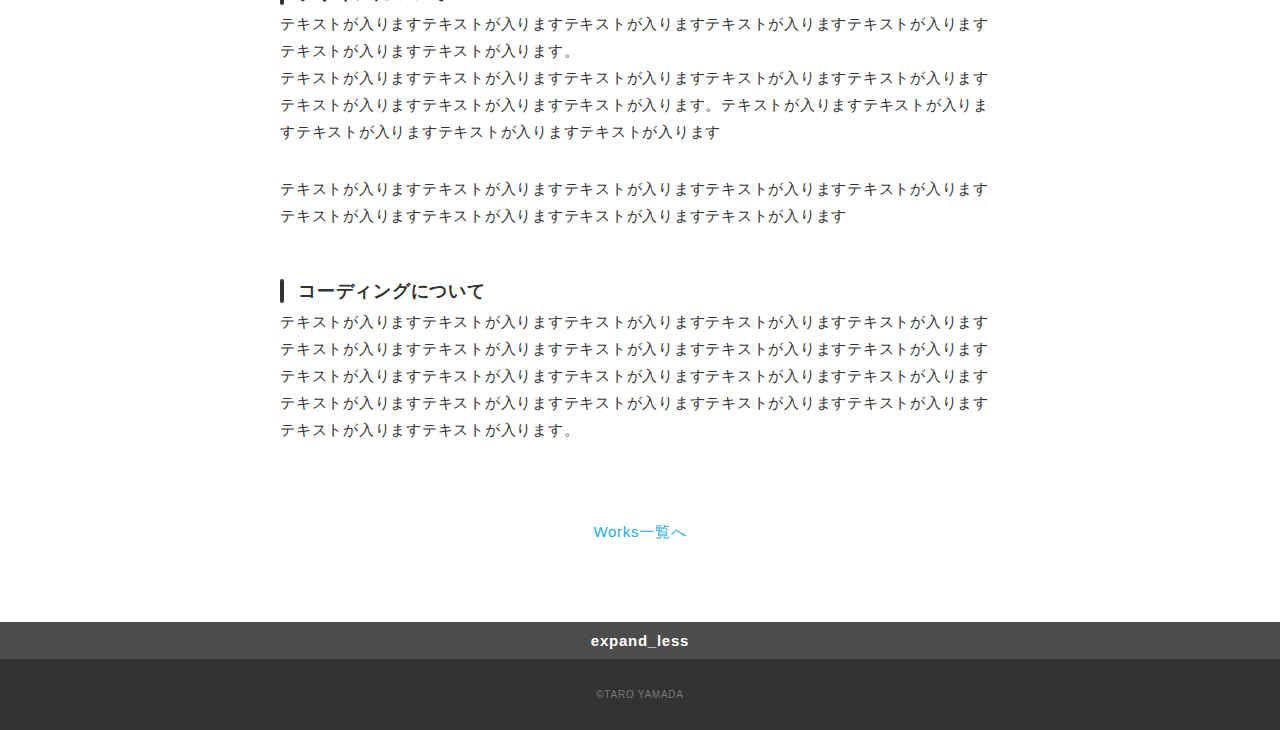
<file: docs/cheifoon_slim.html>
<!DOCTYPE html>
<html>
  <head>
    <meta charset="utf-8" />
    <meta
      name="viewport"
      content="width=device-width,initial-scale=1.0,user-scalable=no"
    />
    <meta property="og:type" content="website" />
    <meta property="og:title" content="ウエサカ ポートフォリオ" />
    <meta
      property="og:url"
      content="https://u-t-kuroitigo.github.io/portfolio/cheifoon_v2.html"
    />
    <meta
      property="og:description"
      content="ウエサカのポートフォリオサイトです。"
    />
    <meta property="og:image" content="img/ogp.png" />
    <meta name="description" content="ウエサカのポートフォリオサイトです。" />
    <title>ウエサカ ポートフォリオ</title>
    <link rel="preconnect" href="https://fonts.gstatic.com" />
    <!-- <link
      href="https://fonts.googleapis.com/css2?family=Montserrat:wght@400;700&display=swap"
      rel="stylesheet"
    />
    <link
      href="https://fonts.googleapis.com/css?family=Material+Icons+Outlined"
      rel="stylesheet"
    /> -->
    <link href="css/ress.css" media="all" rel="stylesheet" type="text/css" />
    <link href="css/style.css" media="all" rel="stylesheet" type="text/css" />
    <link rel="shortcut icon" href="img/favicon.ico" />
    <!-- <link rel="”canonical”" href="”URLが入る”" /> -->
  </head>

  <body>
    <div class="wrapper">
      <!-- header -->
      <header class="header">
        <div class="container">
          <h1 class="header-logo">
            <a href=".">PORTFOLIO</a>
          </h1>
          <nav class="gnav">
            <ul class="gnav-list">
              <li class="gnav-item"><a href=".#works">WORKS</a></li>
              <li class="gnav-item"><a href="./#skill">SKILL</a></li>
              <li class="gnav-item"><a href="./#about">ABOUT</a></li>
              <li class="gnav-item"><a href="./#contact">CONTACT</a></li>
            </ul>
          </nav>
        </div>
      </header>
      <!-- /header -->

      <main class="content">
        <article class="article">
          <div class="article-container">
            <h2 class="article-title">Cheifoon slim</h2>
            <div class="article-body">
              <p>
                <img src="img/works-sample.jpg" alt="" />
              </p>
              <p>
                料理を簡単にできるように、調味料を正確な分量出してくれるお助けツール。<br />
                Cheifoon 小型バージョン。
              </p>
              <h3>URL</h3>
              <p>
                <a href="." target="_blank" rel="noopener"
                  >https://protopedia.net/prototype/5058</a
                >
              </p>
              <h3>システム概要</h3>
              <p>
                料理をする際、レシピには大さじ1や小さじ2などの分量が載っていますが、正確に量って入れるのは少し面倒くさいですよね。<br />
                そんな時、これを使えば必要な分だけを正確に出してくれます！
              </p>
              <h3>キャッチコピー</h3>
              <p>
                簡単操作でぴったり出せる！ <br class="sp-only" />
                あなたの家の小さな料理長！
              </p>
              <h3>役割</h3>
              <p>ダイアル操作、描画、マイコン制御をArduinoにて実装。</p>
              <h3>ターゲット</h3>
              <p>調味料を量るのが面倒くさい人</p>
              <h3>デザインについて</h3>
              <p>
                テキストが入りますテキストが入りますテキストが入りますテキストが入りますテキストが入りますテキストが入りますテキストが入ります。<br />テキストが入りますテキストが入りますテキストが入りますテキストが入りますテキストが入りますテキストが入りますテキストが入りますテキストが入ります。テキストが入りますテキストが入りますテキストが入りますテキストが入りますテキストが入ります
              </p>
              <p>
                テキストが入りますテキストが入りますテキストが入りますテキストが入りますテキストが入りますテキストが入りますテキストが入りますテキストが入りますテキストが入ります
              </p>
              <h3>コーディングについて</h3>
              <p>
                テキストが入りますテキストが入りますテキストが入りますテキストが入りますテキストが入りますテキストが入りますテキストが入りますテキストが入りますテキストが入りますテキストが入りますテキストが入りますテキストが入りますテキストが入りますテキストが入りますテキストが入りますテキストが入りますテキストが入りますテキストが入りますテキストが入りますテキストが入りますテキストが入りますテキストが入ります。
              </p>
            </div>
            <div class="home-link">
              <a href="./#works">Works一覧へ</a>
            </div>
          </div>
        </article>

        <div class="page-top" id="js-page-top">
          <span class="material-icons-outlined">expand_less</span>
        </div>
      </main>

      <!-- footer -->
      <footer class="footer">
        <div class="copyright">&copy;TARO YAMADA</div>
      </footer>
      <!-- /footer -->
    </div>
    <script src="https://ajax.googleapis.com/ajax/libs/jquery/3.5.1/jquery.min.js"></script>
    <script type="text/javascript" src="js/script.js"></script>
  </body>
</html>
</file>
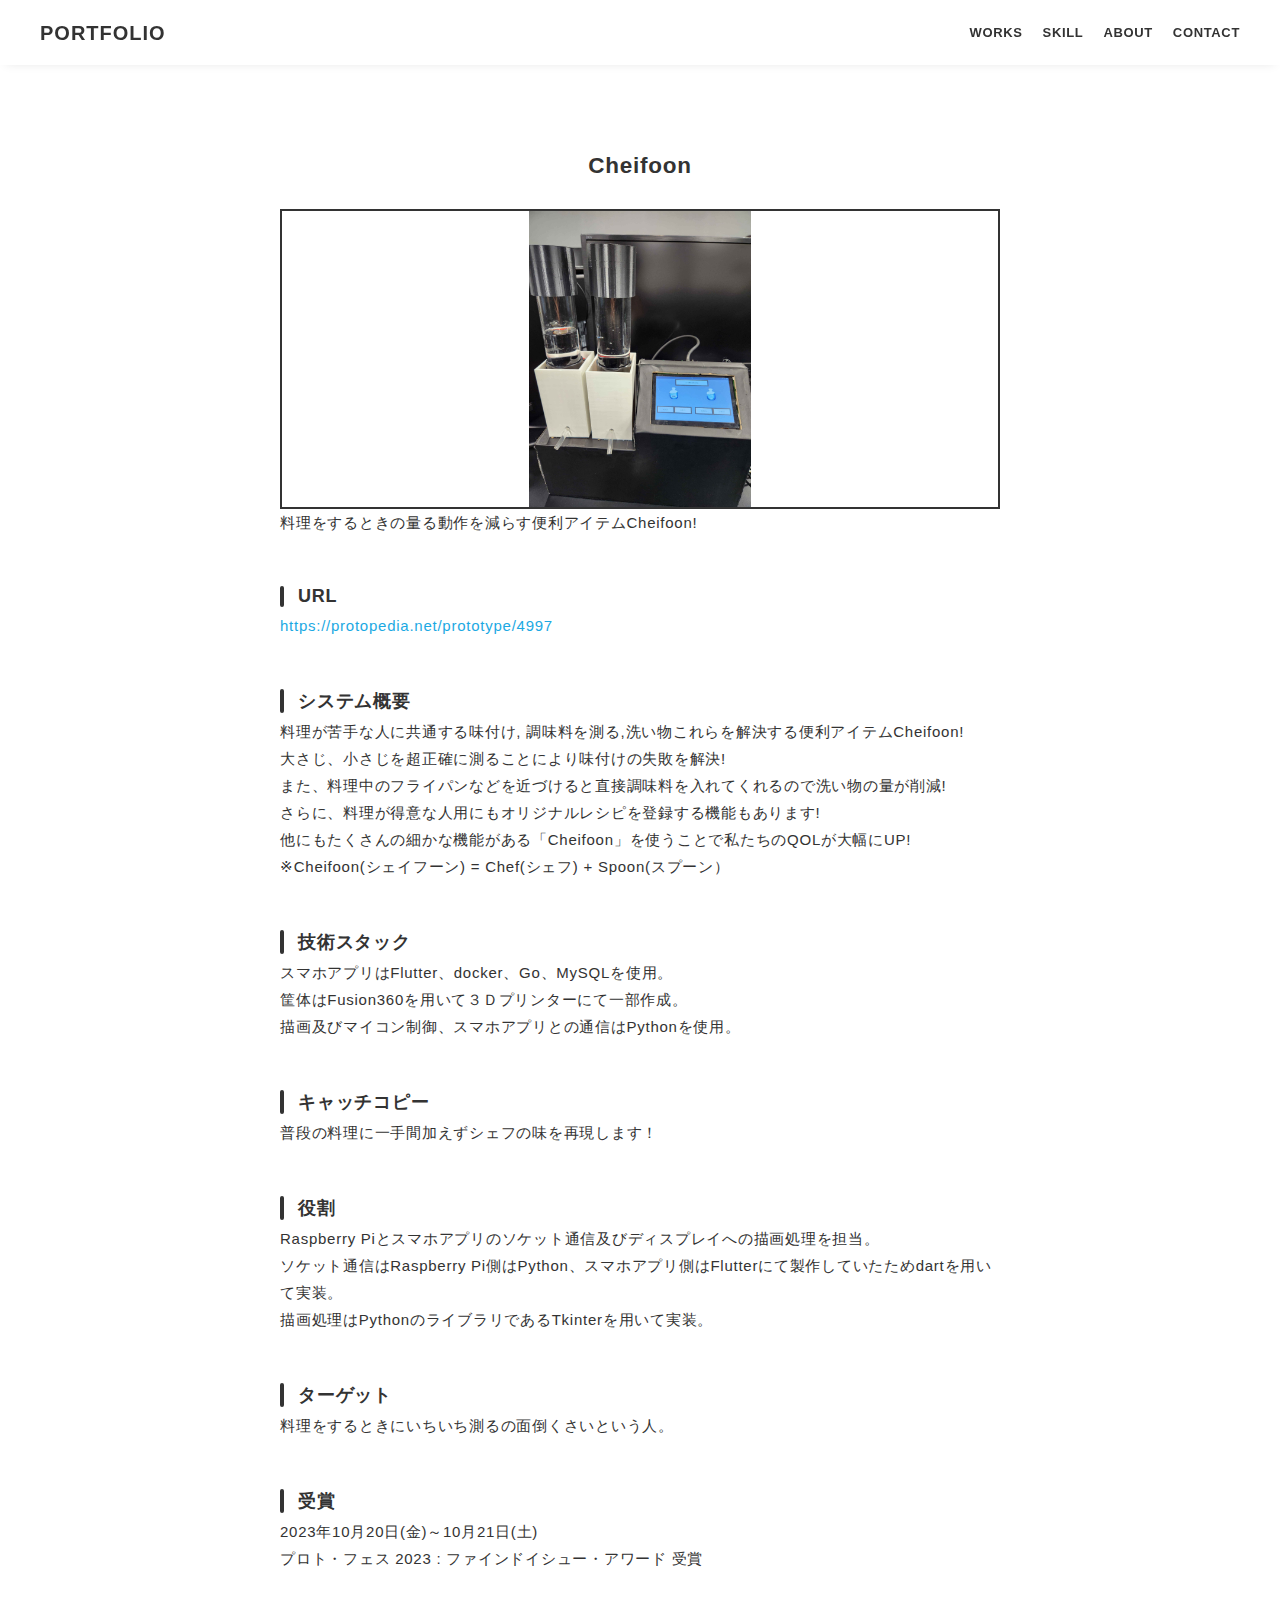
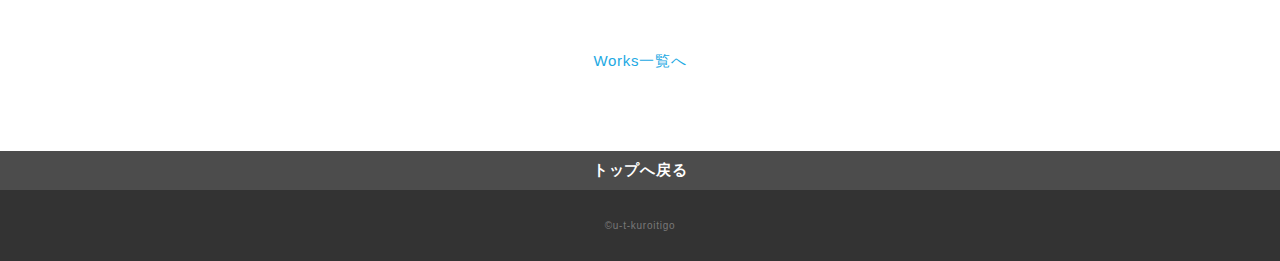
<file: docs/works/cheifoon.html>
<!DOCTYPE html>
<html>
  <head>
    <meta charset="utf-8" />
    <meta
      name="viewport"
      content="width=device-width,initial-scale=1.0,user-scalable=no"
    />
    <meta property="og:type" content="website" />
    <meta property="og:title" content="ウエサカ ポートフォリオ" />
    <meta
      property="og:url"
      content="https://u-t-kuroitigo.github.io/portfolio/works/cheifoon.html"
    />
    <meta
      property="og:description"
      content="ウエサカのポートフォリオサイトです。"
    />
    <meta property="og:image" content="../imgs/ogp.png" />
    <meta name="description" content="ウエサカのポートフォリオサイトです。" />
    <title>ウエサカ ポートフォリオ</title>
    <link rel="preconnect" href="https://fonts.gstatic.com" />
    <link href="../css/ress.css" media="all" rel="stylesheet" type="text/css" />
    <link
      href="../css/style.css"
      media="all"
      rel="stylesheet"
      type="text/css"
    />
    <link
      href="../css/slider.css"
      media="all"
      rel="stylesheet"
      type="text/css"
    />
    <link rel="shortcut icon" href="../imgs/favicon.ico" />
    <link
      rel="canonical"
      href="https://u-t-kuroitigo.github.io/portfolio/works/cheifoon.html"
    />
  </head>

  <body>
    <div class="wrapper">
      <!-- header -->
      <header class="header">
        <div class="container">
          <h1 class="header-logo">
            <a href="../">PORTFOLIO</a>
          </h1>
          <nav class="gnav">
            <ul class="gnav-list">
              <li class="gnav-item"><a href="../#works">WORKS</a></li>
              <li class="gnav-item"><a href="../#skill">SKILL</a></li>
              <li class="gnav-item"><a href="../#about">ABOUT</a></li>
              <li class="gnav-item"><a href="../#contact">CONTACT</a></li>
            </ul>
          </nav>
        </div>
      </header>
      <!-- /header -->

      <main class="content">
        <article class="article">
          <div class="article-container">
            <h2 class="article-title">Cheifoon</h2>
            <div class="article-body">
              <div class="slider">
                <div class="slides">
                  <img
                    src="../imgs/cheifoon/cheifoon_img_title.jpg"
                    alt="cheifoon_img_title"
                  />
                </div>
                <!-- <div class="navigation">
                  <button class="prev" onclick="prevSlide()">❮</button>
                  <button class="next" onclick="nextSlide()">❯</button>
                </div> -->
              </div>
              <p>料理をするときの量る動作を減らす便利アイテムCheifoon!</p>
              <h3>URL</h3>
              <p>
                <a
                  href="https://protopedia.net/prototype/4997"
                  target="_blank"
                  rel="noopener"
                  >https://protopedia.net/prototype/4997</a
                >
              </p>
              <h3>システム概要</h3>
              <p>
                料理が苦手な人に共通する味付け,
                調味料を測る,洗い物これらを解決する便利アイテムCheifoon!<br />
                大さじ、小さじを超正確に測ることにより味付けの失敗を解決!<br />
                また、料理中のフライパンなどを近づけると直接調味料を入れてくれるので洗い物の量が削減!<br />
                さらに、料理が得意な人用にもオリジナルレシピを登録する機能もあります!<br />
                他にもたくさんの細かな機能がある「Cheifoon」を使うことで私たちのQOLが大幅にUP!<br />
                ※Cheifoon(シェイフーン) = Chef(シェフ) + Spoon(スプーン）
              </p>
              <h3>技術スタック</h3>
              <p>
                スマホアプリはFlutter、docker、Go、MySQLを使用。<br />
                筐体はFusion360を用いて３Ｄプリンターにて一部作成。<br />
                描画及びマイコン制御、スマホアプリとの通信はPythonを使用。
              </p>
              <h3>キャッチコピー</h3>
              <p>普段の料理に一手間加えずシェフの味を再現します！</p>
              <h3>役割</h3>
              <p>
                Raspberry
                Piとスマホアプリのソケット通信及びディスプレイへの描画処理を担当。<br />
                ソケット通信はRaspberry
                Pi側はPython、スマホアプリ側はFlutterにて製作していたためdartを用いて実装。<br />
                描画処理はPythonのライブラリであるTkinterを用いて実装。
              </p>
              <h3>ターゲット</h3>
              <p>料理をするときにいちいち測るの面倒くさいという人。</p>
              <h3>受賞</h3>
              <p>
                2023年10月20日(金)～10月21日(土)<br />
                プロト・フェス 2023 : ファインドイシュー・アワード 受賞
              </p>
            </div>
            <div class="home-link">
              <a href="../#works">Works一覧へ</a>
            </div>
          </div>
        </article>

        <div class="page-top" id="js-page-top">
          <span class="material-icons-outlined">トップへ戻る</span>
        </div>
      </main>

      <!-- footer -->
      <footer class="footer">
        <div class="copyright">&copy;u-t-kuroitigo</div>
      </footer>
      <!-- /footer -->
    </div>
    <script src="https://ajax.googleapis.com/ajax/libs/jquery/3.5.1/jquery.min.js"></script>
    <script type="text/javascript" src="../js/script.js"></script>
    <script type="text/javascript" src="../js/slider.js"></script>
  </body>
</html>
</file>
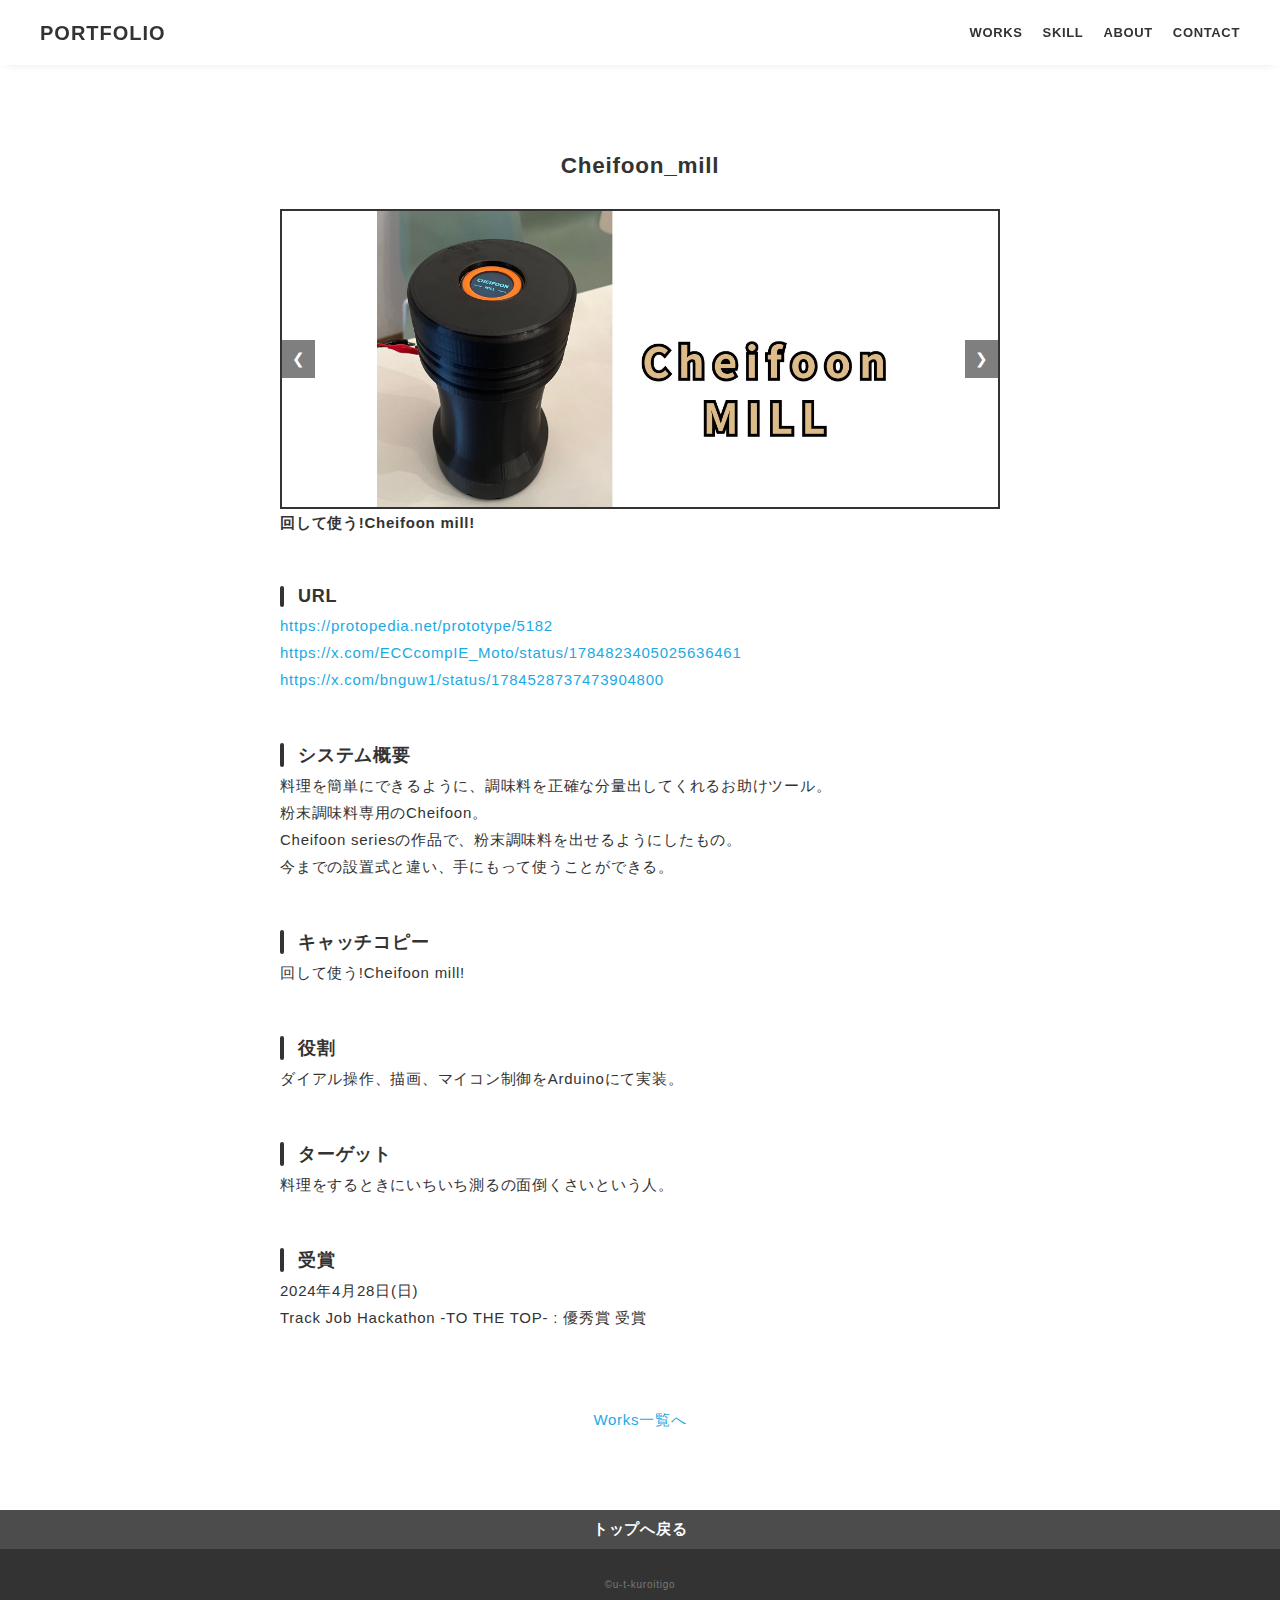
<file: docs/works/cheifoon_mill.html>
<!DOCTYPE html>
<html>
  <head>
    <meta charset="utf-8" />
    <meta
      name="viewport"
      content="width=device-width,initial-scale=1.0,user-scalable=no"
    />
    <meta property="og:type" content="website" />
    <meta property="og:title" content="ウエサカ ポートフォリオ" />
    <meta
      property="og:url"
      content="https://u-t-kuroitigo.github.io/portfolio/works/cheifoon_mill.html"
    />
    <meta
      property="og:description"
      content="ウエサカのポートフォリオサイトです。"
    />
    <meta property="og:image" content="../imgs/ogp.png" />
    <meta name="description" content="ウエサカのポートフォリオサイトです。" />
    <title>ウエサカ ポートフォリオ</title>
    <link rel="preconnect" href="https://fonts.gstatic.com" />
    <link href="../css/ress.css" media="all" rel="stylesheet" type="text/css" />
    <link
      href="../css/style.css"
      media="all"
      rel="stylesheet"
      type="text/css"
    />
    <link
      href="../css/slider.css"
      media="all"
      rel="stylesheet"
      type="text/css"
    />
    <link rel="shortcut icon" href="../imgs/favicon.ico" />
    <link
      rel="canonical"
      href="https://u-t-kuroitigo.github.io/portfolio/works/cheifoon_mill.html"
    />
  </head>

  <body>
    <div class="wrapper">
      <!-- header -->
      <header class="header">
        <div class="container">
          <h1 class="header-logo">
            <a href="../">PORTFOLIO</a>
          </h1>
          <nav class="gnav">
            <ul class="gnav-list">
              <li class="gnav-item"><a href="../#works">WORKS</a></li>
              <li class="gnav-item"><a href="../#skill">SKILL</a></li>
              <li class="gnav-item"><a href="../#about">ABOUT</a></li>
              <li class="gnav-item"><a href="../#contact">CONTACT</a></li>
            </ul>
          </nav>
        </div>
      </header>
      <!-- /header -->

      <main class="content">
        <article class="article">
          <div class="article-container">
            <h2 class="article-title">Cheifoon_mill</h2>
            <div class="article-body">
              <div class="slider">
                <div class="slides">
                  <img
                    src="../imgs/cheifoon_mill/cheifoon_mill_img_title.jpg"
                    alt="cheifoon_mill_img_title"
                  />
                  <img
                    src="../imgs/cheifoon_mill/cheifoon_mill_img_1.jpg"
                    alt="cheifoon_mill_img_1"
                  />
                  <img
                    src="../imgs/cheifoon_mill/cheifoon_mill_img_2.jpg"
                    alt="cheifoon_mill_img_2"
                  />
                  <img
                    src="../imgs/cheifoon_mill/cheifoon_mill_img_3.jpg"
                    alt="cheifoon_mill_img_3"
                  />
                  <img
                    src="../imgs/cheifoon_mill/cheifoon_mill_img_4.jpg"
                    alt="cheifoon_mill_img_4"
                  />
                </div>
                <div class="navigation">
                  <button class="prev" onclick="prevSlide()">❮</button>
                  <button class="next" onclick="nextSlide()">❯</button>
                </div>
              </div>
              <p style="font-weight: bold">回して使う!Cheifoon mill!</p>
              <h3>URL</h3>
              <p>
                <a
                  href="https://protopedia.net/prototype/5182"
                  target="_blank"
                  rel="noopener"
                  >https://protopedia.net/prototype/5182</a
                >
                <br />
                <a
                  href="https://x.com/ECCcompIE_Moto/status/1784823405025636461"
                  target="_blank"
                  rel="noopener"
                  >https://x.com/ECCcompIE_Moto/status/1784823405025636461</a
                >
                <br />
                <a
                  href="https://x.com/bnguw1/status/1784528737473904800"
                  target="_blank"
                  rel="noopener"
                  >https://x.com/bnguw1/status/1784528737473904800</a
                >
              </p>
              <h3>システム概要</h3>
              <p>
                料理を簡単にできるように、調味料を正確な分量出してくれるお助けツール。<br />
                粉末調味料専用のCheifoon。<br />
                Cheifoon seriesの作品で、粉末調味料を出せるようにしたもの。<br />
                今までの設置式と違い、手にもって使うことができる。
              </p>
              <h3>キャッチコピー</h3>
              <p>回して使う!Cheifoon mill!</p>
              <h3>役割</h3>
              <p>ダイアル操作、描画、マイコン制御をArduinoにて実装。</p>
              <h3>ターゲット</h3>
              <p>料理をするときにいちいち測るの面倒くさいという人。</p>
              <h3>受賞</h3>
              <p>
                2024年4月28日(日) <br />
                Track Job Hackathon -TO THE TOP- : 優秀賞 受賞
              </p>
            </div>
            <div class="home-link">
              <a href="../#works">Works一覧へ</a>
            </div>
          </div>
        </article>

        <div class="page-top" id="js-page-top">
          <span class="material-icons-outlined">トップへ戻る</span>
        </div>
      </main>

      <!-- footer -->
      <footer class="footer">
        <div class="copyright">&copy;u-t-kuroitigo</div>
      </footer>
      <!-- /footer -->
    </div>
    <script src="https://ajax.googleapis.com/ajax/libs/jquery/3.5.1/jquery.min.js"></script>
    <script type="text/javascript" src="../js/script.js"></script>
    <script type="text/javascript" src="../js/slider.js"></script>
  </body>
</html>
</file>
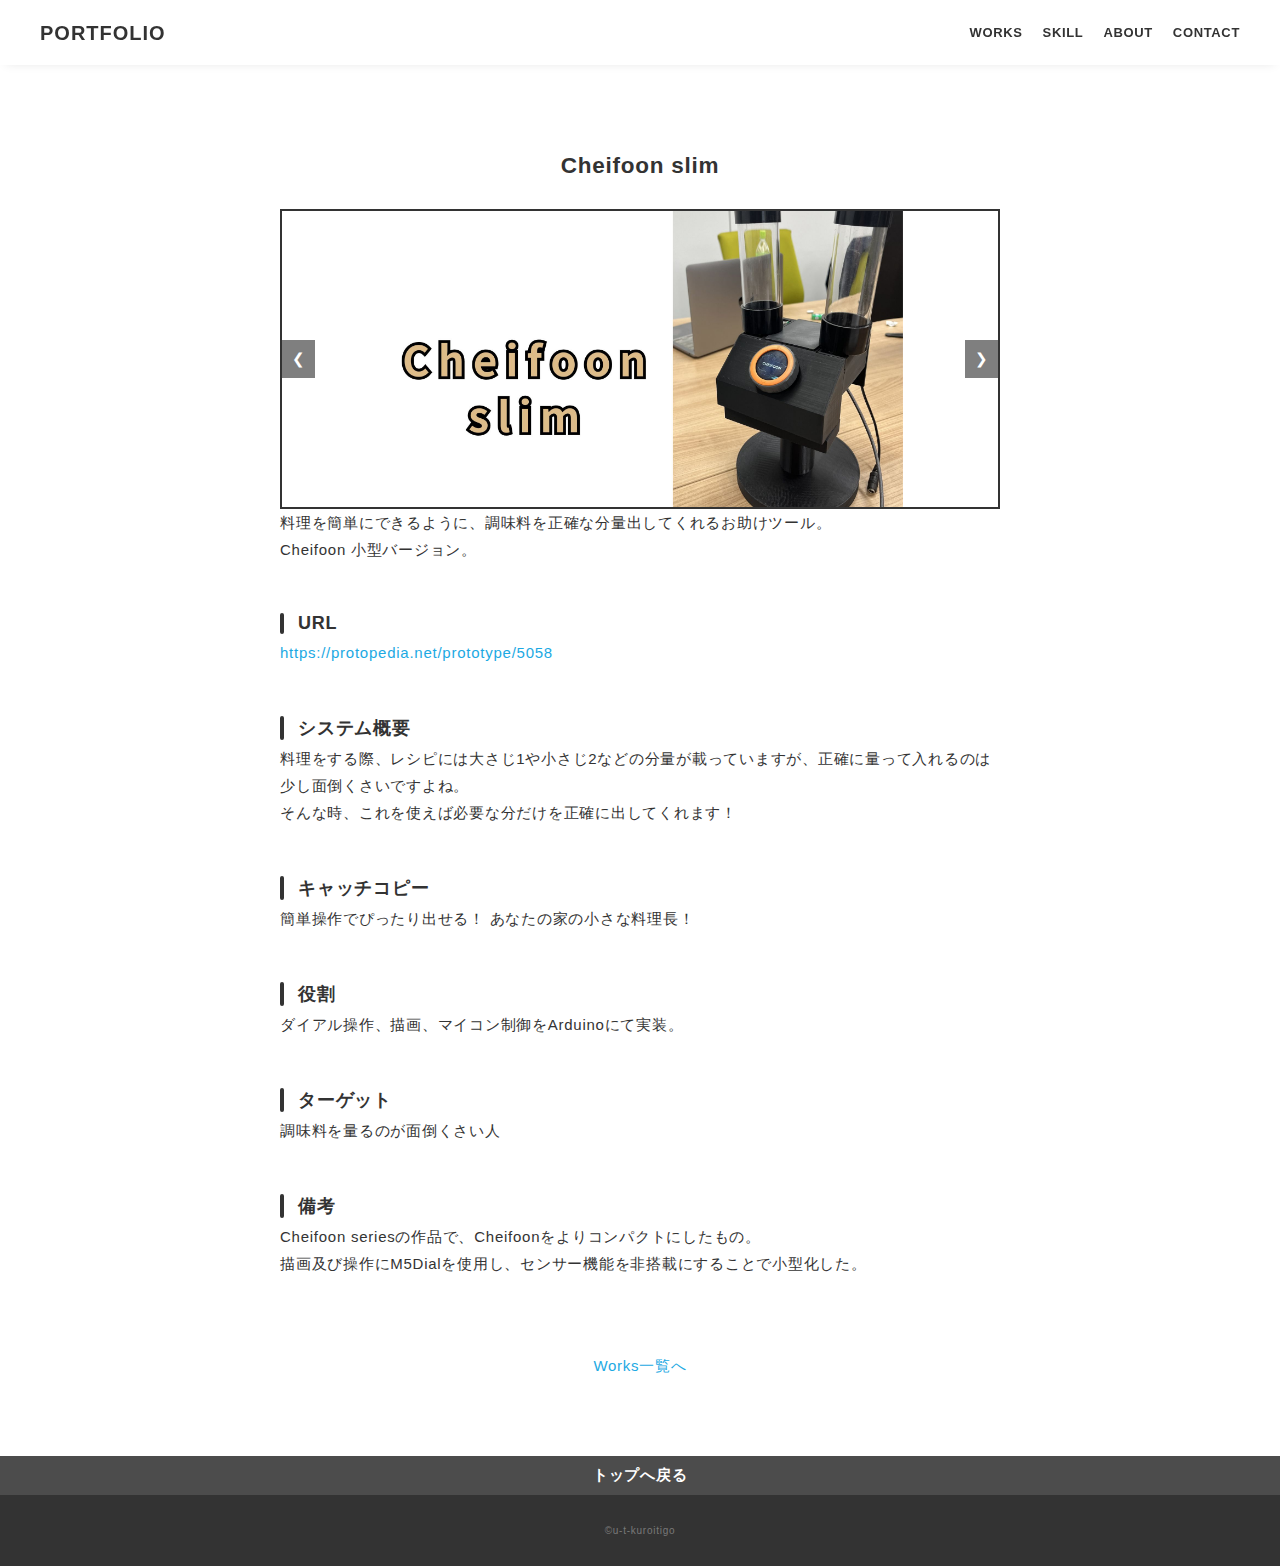
<file: docs/works/cheifoon_slim.html>
<!DOCTYPE html>
<html>
  <head>
    <meta charset="utf-8" />
    <meta
      name="viewport"
      content="width=device-width,initial-scale=1.0,user-scalable=no"
    />
    <meta property="og:type" content="website" />
    <meta property="og:title" content="ウエサカ ポートフォリオ" />
    <meta
      property="og:url"
      content="https://u-t-kuroitigo.github.io/portfolio/works/cheifoon_slim.html"
    />
    <meta
      property="og:description"
      content="ウエサカのポートフォリオサイトです。"
    />
    <meta property="og:image" content="../imgs/ogp.png" />
    <meta name="description" content="ウエサカのポートフォリオサイトです。" />
    <title>ウエサカ ポートフォリオ</title>
    <link rel="preconnect" href="https://fonts.gstatic.com" />
    <link href="../css/ress.css" media="all" rel="stylesheet" type="text/css" />
    <link
      href="../css/style.css"
      media="all"
      rel="stylesheet"
      type="text/css"
    />
    <link
      href="../css/slider.css"
      media="all"
      rel="stylesheet"
      type="text/css"
    />
    <link rel="shortcut icon" href="../imgs/favicon.ico" />
    <link
      rel="canonical"
      href="https://u-t-kuroitigo.github.io/portfolio/works/cheifoon_slim.html"
    />
  </head>

  <body>
    <div class="wrapper">
      <!-- header -->
      <header class="header">
        <div class="container">
          <h1 class="header-logo">
            <a href="../">PORTFOLIO</a>
          </h1>
          <nav class="gnav">
            <ul class="gnav-list">
              <li class="gnav-item"><a href="../#works">WORKS</a></li>
              <li class="gnav-item"><a href="../#skill">SKILL</a></li>
              <li class="gnav-item"><a href="../#about">ABOUT</a></li>
              <li class="gnav-item"><a href="../#contact">CONTACT</a></li>
            </ul>
          </nav>
        </div>
      </header>
      <!-- /header -->

      <main class="content">
        <article class="article">
          <div class="article-container">
            <h2 class="article-title">Cheifoon slim</h2>
            <div class="article-body">
              <div class="slider">
                <div class="slides">
                  <img
                    src="../imgs/cheifoon_slim/Cheifoon_slim_img_title.jpg"
                    alt="Cheifoon_slim_img_title"
                  />
                  <img
                    src="../imgs/cheifoon_slim/Cheifoon_slim_img_front.jpg"
                    alt="Cheifoon_slim_img_front"
                  />
                  <img
                    src="../imgs/cheifoon_slim/Cheifoon_slim_img_left.jpg"
                    alt="Cheifoon_slim_img_left"
                  />
                  <img
                    src="../imgs/cheifoon_slim/Cheifoon_slim_img_right.jpg"
                    alt="Cheifoon_slim_img_right"
                  />
                  <img
                    src="../imgs/cheifoon_slim/Cheifoon_logo.jpg"
                    alt="Cheifoon_logo"
                  />
                </div>
                <div class="navigation">
                  <button class="prev" onclick="prevSlide()">❮</button>
                  <button class="next" onclick="nextSlide()">❯</button>
                </div>
              </div>
              <p>
                料理を簡単にできるように、調味料を正確な分量出してくれるお助けツール。<br />
                Cheifoon 小型バージョン。
              </p>
              <h3>URL</h3>
              <p>
                <a
                  href="https://protopedia.net/prototype/5058"
                  target="_blank"
                  rel="noopener"
                  >https://protopedia.net/prototype/5058</a
                >
              </p>
              <h3>システム概要</h3>
              <p>
                料理をする際、レシピには大さじ1や小さじ2などの分量が載っていますが、正確に量って入れるのは少し面倒くさいですよね。<br />
                そんな時、これを使えば必要な分だけを正確に出してくれます！
              </p>
              <h3>キャッチコピー</h3>
              <p>
                簡単操作でぴったり出せる！ <br class="sp-only" />
                あなたの家の小さな料理長！
              </p>
              <h3>役割</h3>
              <p>ダイアル操作、描画、マイコン制御をArduinoにて実装。</p>
              <h3>ターゲット</h3>
              <p>調味料を量るのが面倒くさい人</p>
              <h3>備考</h3>
              <p>
                Cheifoon seriesの作品で、Cheifoonをよりコンパクトにしたもの。<br />
                描画及び操作にM5Dialを使用し、センサー機能を非搭載にすることで小型化した。
              </p>
            </div>
            <div class="home-link">
              <a href="../#works">Works一覧へ</a>
            </div>
          </div>
        </article>

        <div class="page-top" id="js-page-top">
          <span class="material-icons-outlined">トップへ戻る</span>
        </div>
      </main>

      <!-- footer -->
      <footer class="footer">
        <div class="copyright">&copy;u-t-kuroitigo</div>
      </footer>
      <!-- /footer -->
    </div>
    <script src="https://ajax.googleapis.com/ajax/libs/jquery/3.5.1/jquery.min.js"></script>
    <script type="text/javascript" src="../js/script.js"></script>
    <script type="text/javascript" src="../js/slider.js"></script>
  </body>
</html>
</file>
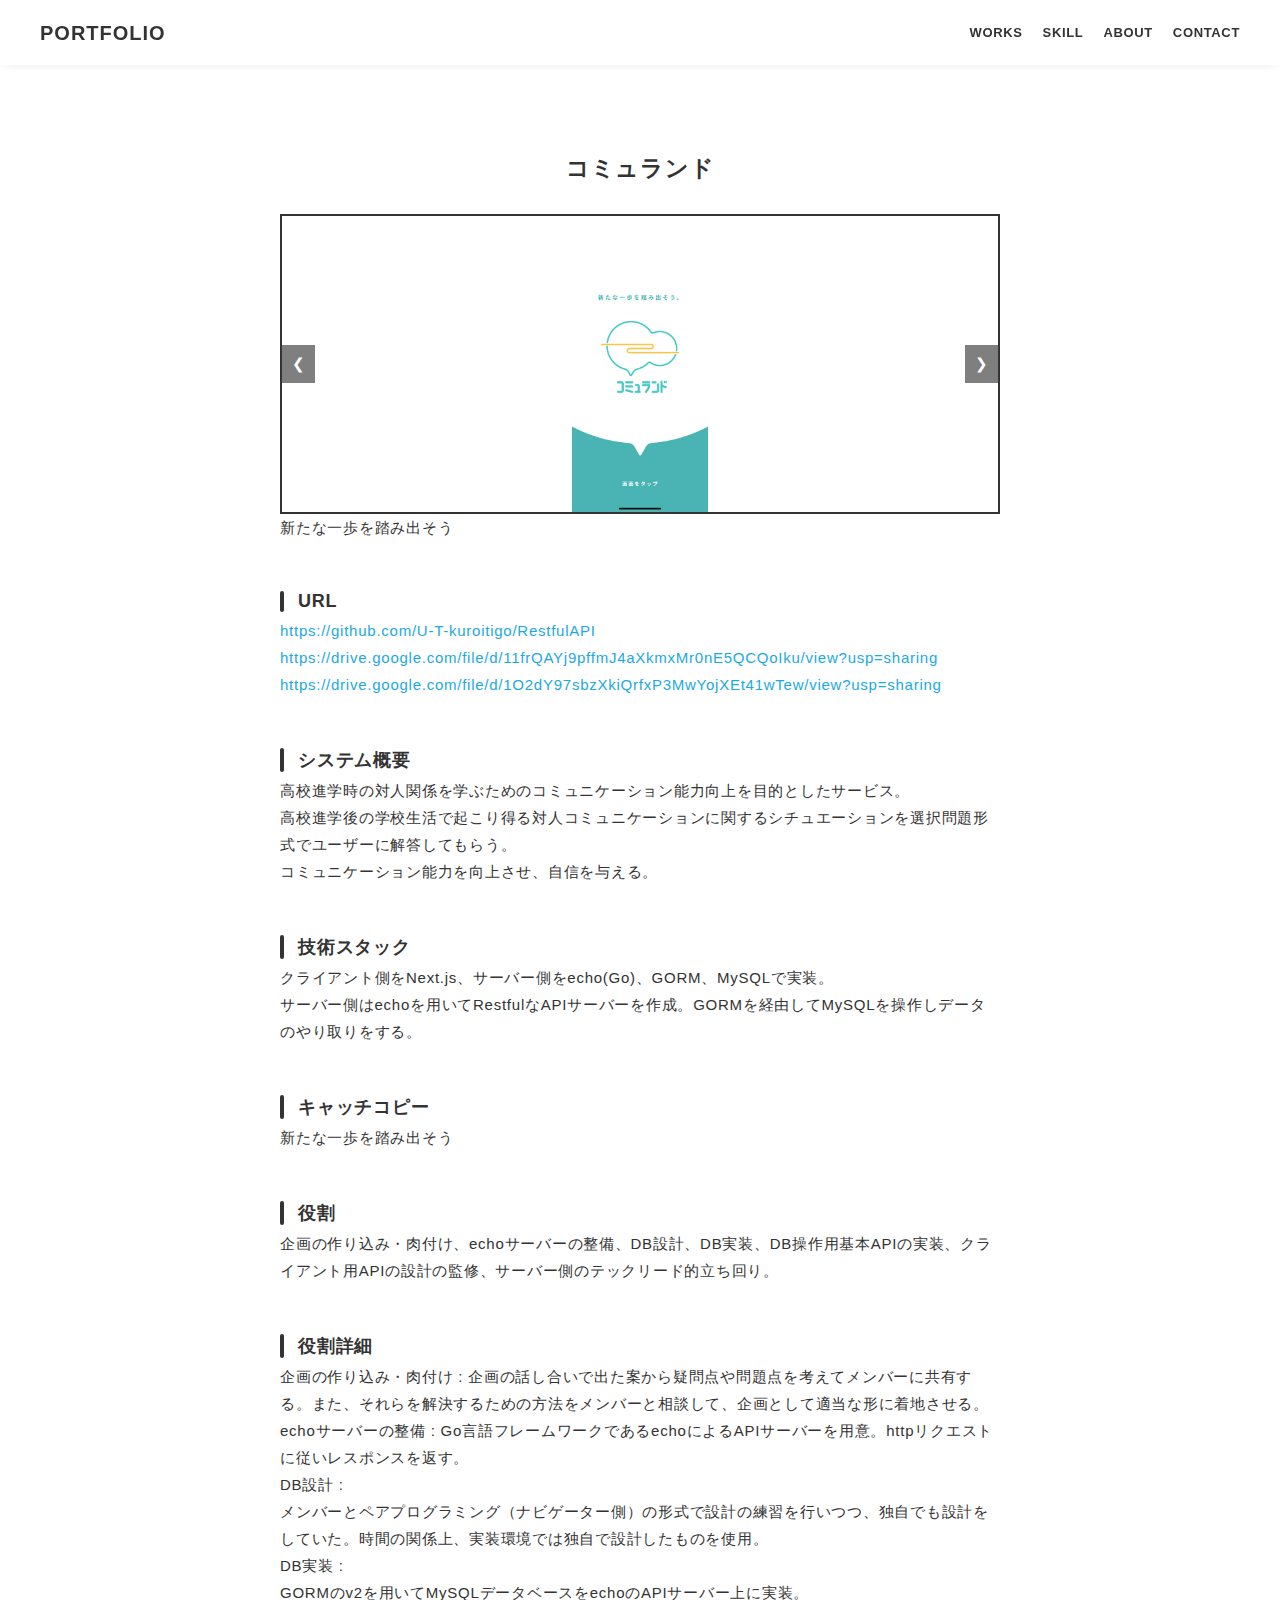
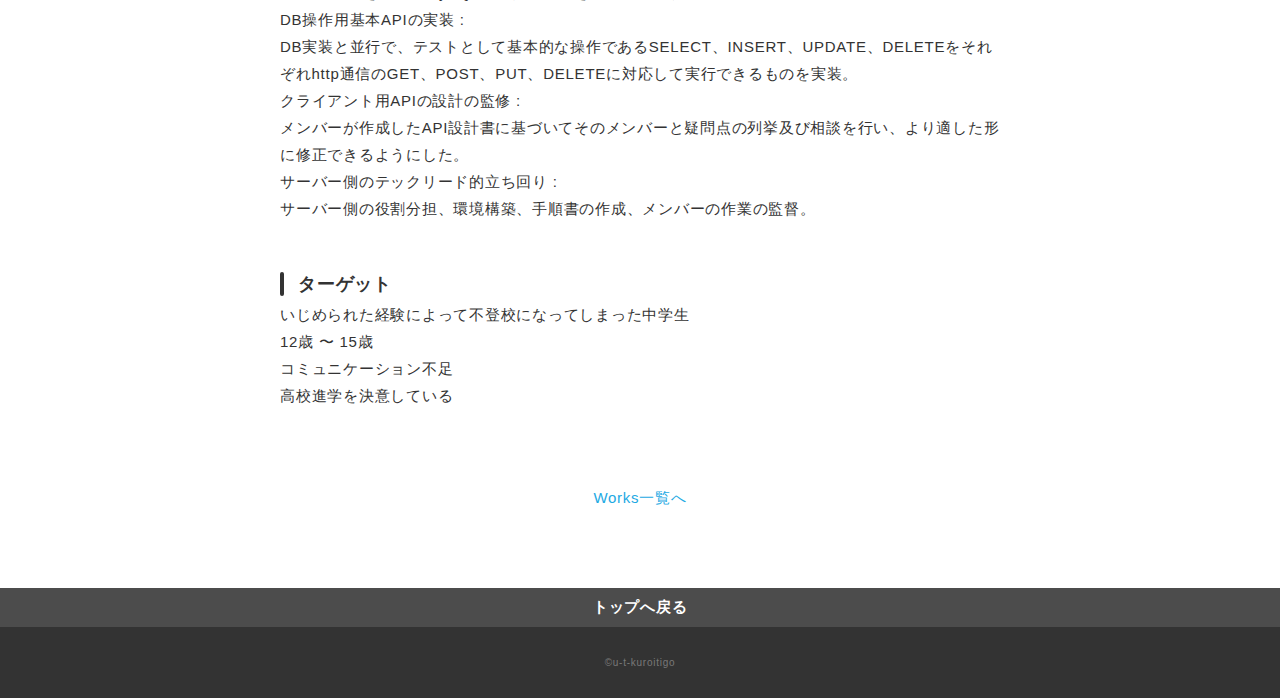
<file: docs/works/commu_island.html>
<!DOCTYPE html>
<html>
  <head>
    <meta charset="utf-8" />
    <meta
      name="viewport"
      content="width=device-width,initial-scale=1.0,user-scalable=no"
    />
    <meta property="og:type" content="website" />
    <meta property="og:title" content="ウエサカ ポートフォリオ" />
    <meta
      property="og:url"
      content="https://u-t-kuroitigo.github.io/portfolio/works/commu_island.html"
    />
    <meta
      property="og:description"
      content="ウエサカのポートフォリオサイトです。"
    />
    <meta property="og:image" content="../imgs/ogp.png" />
    <meta name="description" content="ウエサカのポートフォリオサイトです。" />
    <title>ウエサカ ポートフォリオ</title>
    <link rel="preconnect" href="https://fonts.gstatic.com" />
    <link href="../css/ress.css" media="all" rel="stylesheet" type="text/css" />
    <link
      href="../css/style.css"
      media="all"
      rel="stylesheet"
      type="text/css"
    />
    <link
      href="../css/slider.css"
      media="all"
      rel="stylesheet"
      type="text/css"
    />
    <link rel="shortcut icon" href="../imgs/favicon.ico" />
    <link
      rel="canonical"
      href="https://u-t-kuroitigo.github.io/portfolio/works/commu_island.html"
    />
  </head>

  <body>
    <div class="wrapper">
      <!-- header -->
      <header class="header">
        <div class="container">
          <h1 class="header-logo">
            <a href="../">PORTFOLIO</a>
          </h1>
          <nav class="gnav">
            <ul class="gnav-list">
              <li class="gnav-item"><a href="../#works">WORKS</a></li>
              <li class="gnav-item"><a href="../#skill">SKILL</a></li>
              <li class="gnav-item"><a href="../#about">ABOUT</a></li>
              <li class="gnav-item"><a href="../#contact">CONTACT</a></li>
            </ul>
          </nav>
        </div>
      </header>
      <!-- /header -->

      <main class="content">
        <article class="article">
          <div class="article-container">
            <h2 class="article-title">コミュランド</h2>
            <div class="article-body">
              <div class="slider">
                <div class="slides">
                  <img
                    src="../imgs/commu_island/commu_island_img_title.jpg"
                    alt="commu_island_img_title"
                  />
                  <img
                    src="../imgs/commu_island/commu_island_img_home.jpg"
                    alt="commu_island_img_home"
                  />
                  <img
                    src="../imgs/commu_island/commu_island_img_situation.jpg"
                    alt="commu_island_img_situation"
                  />
                  <img
                    src="../imgs/commu_island/commu_island_img_question_1.jpg"
                    alt="commu_island_img_question_1"
                  />
                  <img
                    src="../imgs/commu_island/commu_island_img_question_2.jpg"
                    alt="commu_island_img_question_2"
                  />
                  <img
                    src="../imgs/commu_island/commu_island_img_question_3.jpg"
                    alt="commu_island_img_question_3"
                  />
                  <img
                    src="../imgs/commu_island/commu_island_img_question_4.jpg"
                    alt="commu_island_img_question_4"
                  />
                </div>
                <div class="navigation">
                  <button class="prev" onclick="prevSlide()">❮</button>
                  <button class="next" onclick="nextSlide()">❯</button>
                </div>
              </div>
              <p>新たな一歩を踏み出そう</p>
              <h3>URL</h3>
              <p>
                <a
                  href="https://github.com/U-T-kuroitigo/RestfulAPI"
                  target="_blank"
                  rel="noopener"
                  >https://github.com/U-T-kuroitigo/RestfulAPI</a
                >
                <br />
                <a
                  href="https://drive.google.com/file/d/11frQAYj9pffmJ4aXkmxMr0nE5QCQoIku/view?usp=sharing"
                  target="_blank"
                  rel="noopener"
                  >https://drive.google.com/file/d/11frQAYj9pffmJ4aXkmxMr0nE5QCQoIku/view?usp=sharing</a
                >
                <br />
                <a
                  href="https://drive.google.com/file/d/1O2dY97sbzXkiQrfxP3MwYojXEt41wTew/view?usp=sharing"
                  target="_blank"
                  rel="noopener"
                  >https://drive.google.com/file/d/1O2dY97sbzXkiQrfxP3MwYojXEt41wTew/view?usp=sharing</a
                >
              </p>
              <h3>システム概要</h3>
              <p>
                高校進学時の対人関係を学ぶためのコミュニケーション能力向上を目的としたサービス。<br />
                高校進学後の学校生活で起こり得る対人コミュニケーションに関するシチュエーションを選択問題形式でユーザーに解答してもらう。<br />
                コミュニケーション能力を向上させ、自信を与える。
              </p>
              <h3>技術スタック</h3>
              <p>
                クライアント側をNext.js、サーバー側をecho(Go)、GORM、MySQLで実装。<br />
                サーバー側はechoを用いてRestfulなAPIサーバーを作成。GORMを経由してMySQLを操作しデータのやり取りをする。
              </p>
              <h3>キャッチコピー</h3>
              <p>新たな一歩を踏み出そう</p>
              <h3>役割</h3>
              <p>
                企画の作り込み・肉付け、echoサーバーの整備、DB設計、DB実装、DB操作用基本APIの実装、クライアント用APIの設計の監修、サーバー側のテックリード的立ち回り。
              </p>
              <h3>役割詳細</h3>
              <p>
                企画の作り込み・肉付け :
                企画の話し合いで出た案から疑問点や問題点を考えてメンバーに共有する。また、それらを解決するための方法をメンバーと相談して、企画として適当な形に着地させる。<br />
                echoサーバーの整備 :
                Go言語フレームワークであるechoによるAPIサーバーを用意。httpリクエストに従いレスポンスを返す。<br />
                DB設計 : <br />
                メンバーとペアプログラミング（ナビゲーター側）の形式で設計の練習を行いつつ、独自でも設計をしていた。時間の関係上、実装環境では独自で設計したものを使用。<br />
                DB実装 : <br />
                GORMのv2を用いてMySQLデータベースをechoのAPIサーバー上に実装。<br />
                DB操作用基本APIの実装 : <br />
                DB実装と並行で、テストとして基本的な操作であるSELECT、INSERT、UPDATE、DELETEをそれぞれhttp通信のGET、POST、PUT、DELETEに対応して実行できるものを実装。<br />
                クライアント用APIの設計の監修 : <br />
                メンバーが作成したAPI設計書に基づいてそのメンバーと疑問点の列挙及び相談を行い、より適した形に修正できるようにした。<br />
                サーバー側のテックリード的立ち回り : <br />
                サーバー側の役割分担、環境構築、手順書の作成、メンバーの作業の監督。
              </p>
              <h3>ターゲット</h3>
              <p>
                いじめられた経験によって不登校になってしまった中学生<br />
                12歳 〜 15歳<br />
                コミュニケーション不足<br />
                高校進学を決意している
              </p>
            </div>
            <div class="home-link">
              <a href="../#works">Works一覧へ</a>
            </div>
          </div>
        </article>

        <div class="page-top" id="js-page-top">
          <span class="material-icons-outlined">トップへ戻る</span>
        </div>
      </main>

      <!-- footer -->
      <footer class="footer">
        <div class="copyright">&copy;u-t-kuroitigo</div>
      </footer>
      <!-- /footer -->
    </div>
    <script src="https://ajax.googleapis.com/ajax/libs/jquery/3.5.1/jquery.min.js"></script>
    <script type="text/javascript" src="../js/script.js"></script>
    <script type="text/javascript" src="../js/slider.js"></script>
  </body>
</html>
</file>
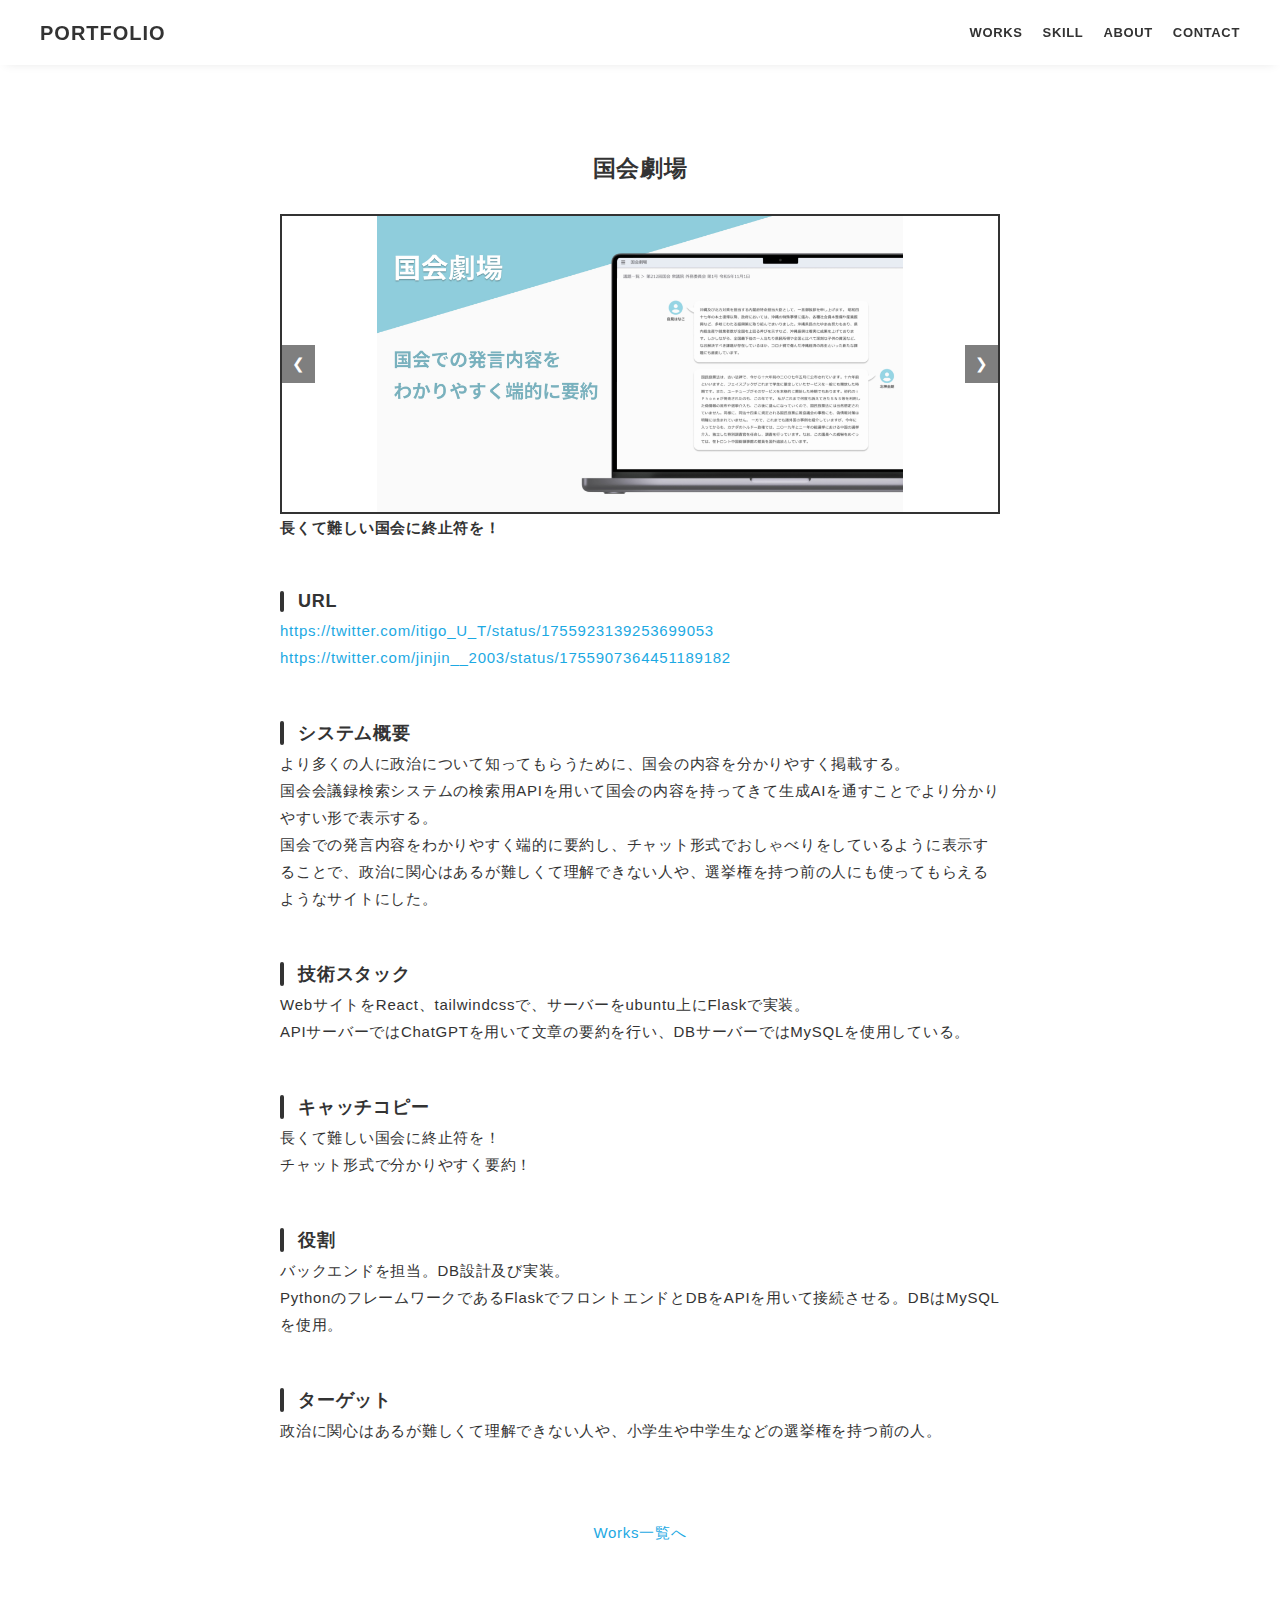
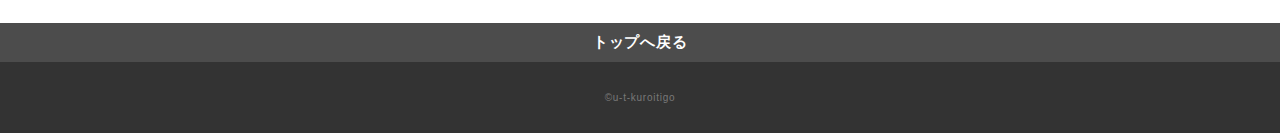
<file: docs/works/diet_theater.html>
<!DOCTYPE html>
<html>
  <head>
    <meta charset="utf-8" />
    <meta
      name="viewport"
      content="width=device-width,initial-scale=1.0,user-scalable=no"
    />
    <meta property="og:type" content="website" />
    <meta property="og:title" content="ウエサカ ポートフォリオ" />
    <meta
      property="og:url"
      content="https://u-t-kuroitigo.github.io/portfolio/works/diet_theater.html"
    />
    <meta
      property="og:description"
      content="ウエサカのポートフォリオサイトです。"
    />
    <meta property="og:image" content="../imgs/ogp.png" />
    <meta name="description" content="ウエサカのポートフォリオサイトです。" />
    <title>ウエサカ ポートフォリオ</title>
    <link rel="preconnect" href="https://fonts.gstatic.com" />
    <link href="../css/ress.css" media="all" rel="stylesheet" type="text/css" />
    <link
      href="../css/style.css"
      media="all"
      rel="stylesheet"
      type="text/css"
    />
    <link
      href="../css/slider.css"
      media="all"
      rel="stylesheet"
      type="text/css"
    />
    <link rel="shortcut icon" href="../imgs/favicon.ico" />
    <link
      rel="canonical"
      href="https://u-t-kuroitigo.github.io/portfolio/works/diet_theater.html"
    />
  </head>

  <body>
    <div class="wrapper">
      <!-- header -->
      <header class="header">
        <div class="container">
          <h1 class="header-logo">
            <a href="../">PORTFOLIO</a>
          </h1>
          <nav class="gnav">
            <ul class="gnav-list">
              <li class="gnav-item"><a href="../#works">WORKS</a></li>
              <li class="gnav-item"><a href="../#skill">SKILL</a></li>
              <li class="gnav-item"><a href="../#about">ABOUT</a></li>
              <li class="gnav-item"><a href="../#contact">CONTACT</a></li>
            </ul>
          </nav>
        </div>
      </header>
      <!-- /header -->

      <main class="content">
        <article class="article">
          <div class="article-container">
            <h2 class="article-title">国会劇場</h2>
            <div class="article-body">
              <div class="slider">
                <div class="slides">
                  <img
                    src="../imgs/diet_theater/diet_theater_img_title.jpg"
                    alt="diet_theater_img_title"
                  />
                  <img
                    src="../imgs/diet_theater/diet_theater_img_terms_of_use.png"
                    alt="diet_theater_img_terms_of_use"
                  />
                  <img
                    src="../imgs/diet_theater/diet_theater_img_agenda.png"
                    alt="diet_theater_img_agenda"
                  />
                  <img
                    src="../imgs/diet_theater/diet_theater_img_speech.png"
                    alt="diet_theater_img_speech"
                  />
                </div>
                <div class="navigation">
                  <button class="prev" onclick="prevSlide()">❮</button>
                  <button class="next" onclick="nextSlide()">❯</button>
                </div>
              </div>
              <p style="font-weight: bold">長くて難しい国会に終止符を！</p>
              <h3>URL</h3>
              <p>
                <a
                  href="https://twitter.com/itigo_U_T/status/1755923139253699053"
                  target="_blank"
                  rel="noopener"
                  >https://twitter.com/itigo_U_T/status/1755923139253699053</a
                >
                <br />
                <a
                  href="https://twitter.com/jinjin__2003/status/1755907364451189182"
                  target="_blank"
                  rel="noopener"
                  >https://twitter.com/jinjin__2003/status/1755907364451189182</a
                >
              </p>
              <h3>システム概要</h3>
              <p>
                より多くの人に政治について知ってもらうために、国会の内容を分かりやすく掲載する。<br />
                国会会議録検索システムの検索用APIを用いて国会の内容を持ってきて生成AIを通すことでより分かりやすい形で表示する。<br />
                国会での発言内容をわかりやすく端的に要約し、チャット形式でおしゃべりをしているように表示することで、政治に関心はあるが難しくて理解できない人や、選挙権を持つ前の人にも使ってもらえるようなサイトにした。
              </p>
              <h3>技術スタック</h3>
              <p>
                WebサイトをReact、tailwindcssで、サーバーをubuntu上にFlaskで実装。<br />
                APIサーバーではChatGPTを用いて文章の要約を行い、DBサーバーではMySQLを使用している。
              </p>
              <h3>キャッチコピー</h3>
              <p>
                長くて難しい国会に終止符を！<br />
                チャット形式で分かりやすく要約！
              </p>
              <h3>役割</h3>
              <p>
                バックエンドを担当。DB設計及び実装。<br />
                PythonのフレームワークであるFlaskでフロントエンドとDBをAPIを用いて接続させる。DBはMySQLを使用。
              </p>
              <h3>ターゲット</h3>
              <p>
                政治に関心はあるが難しくて理解できない人や、小学生や中学生などの選挙権を持つ前の人。
              </p>
            </div>
            <div class="home-link">
              <a href="../#works">Works一覧へ</a>
            </div>
          </div>
        </article>

        <div class="page-top" id="js-page-top">
          <span class="material-icons-outlined">トップへ戻る</span>
        </div>
      </main>

      <!-- footer -->
      <footer class="footer">
        <div class="copyright">&copy;u-t-kuroitigo</div>
      </footer>
      <!-- /footer -->
    </div>
    <script src="https://ajax.googleapis.com/ajax/libs/jquery/3.5.1/jquery.min.js"></script>
    <script type="text/javascript" src="../js/script.js"></script>
    <script type="text/javascript" src="../js/slider.js"></script>
  </body>
</html>
</file>
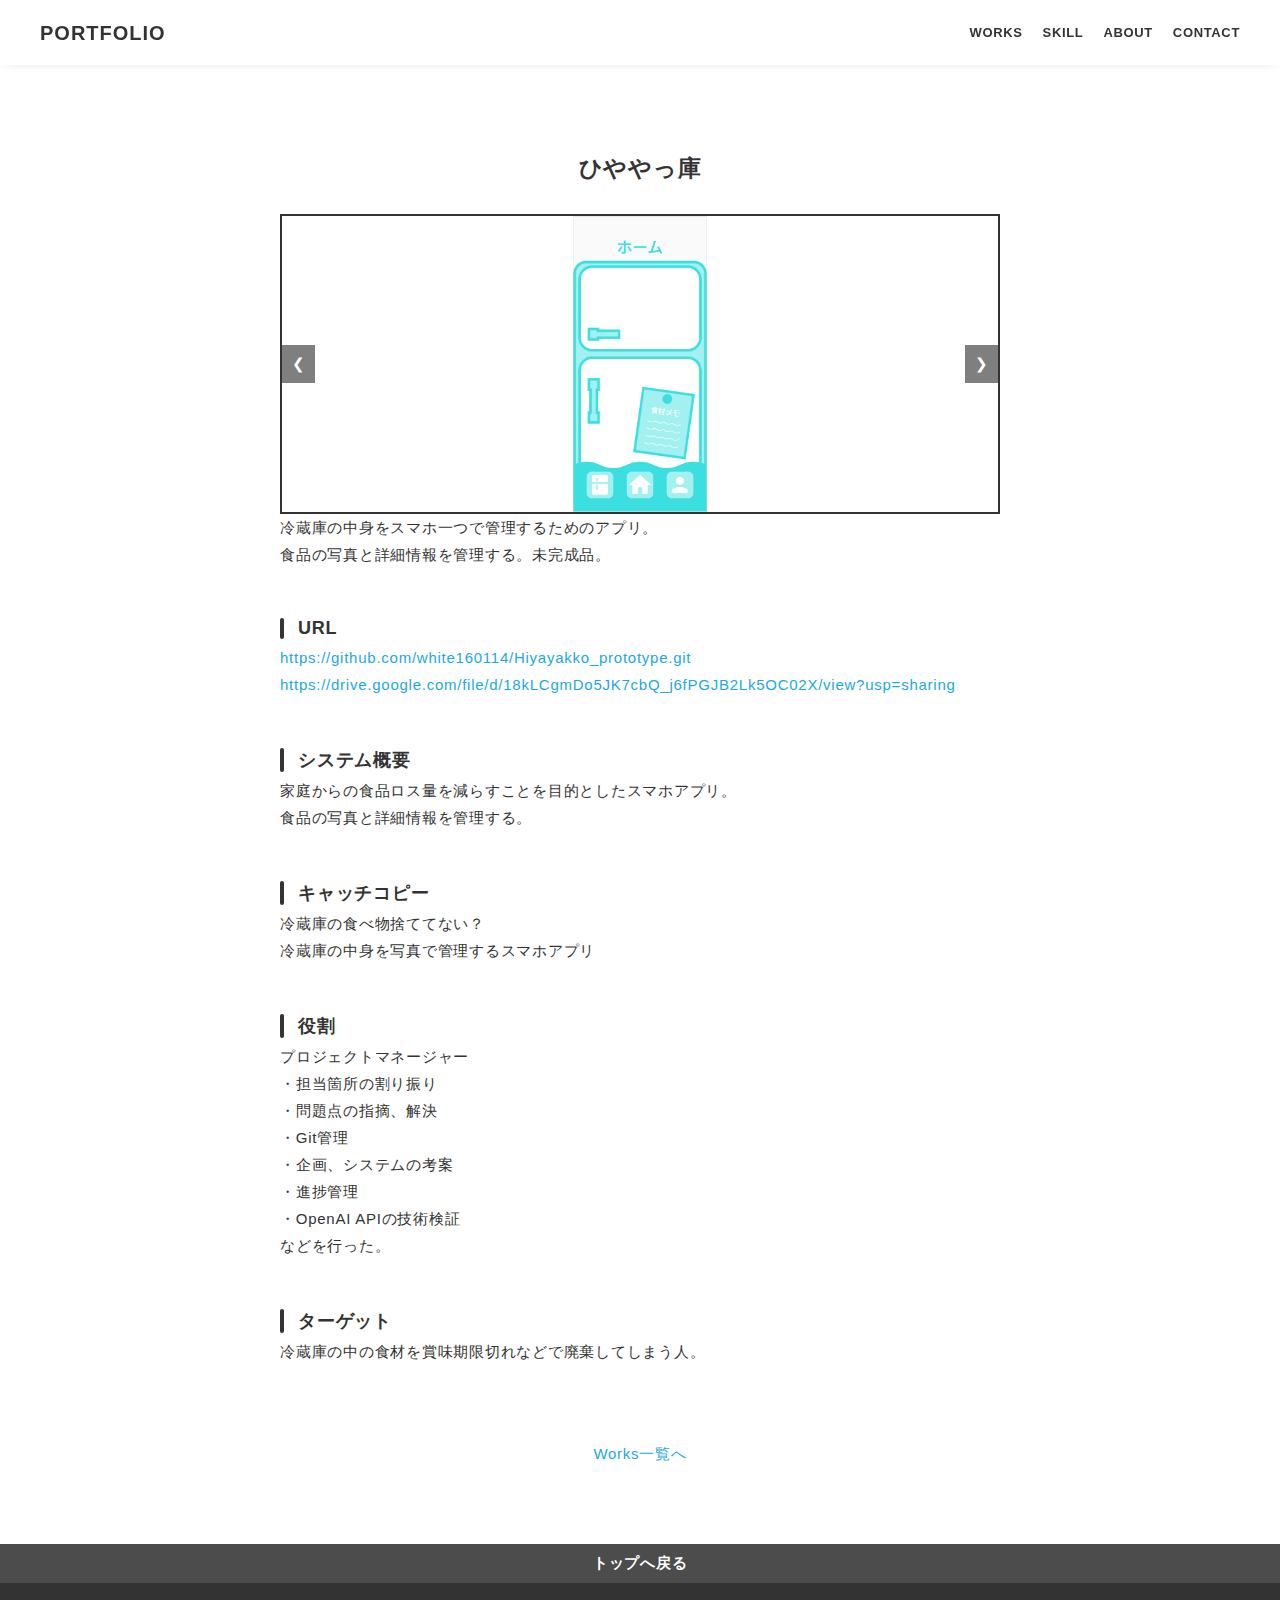
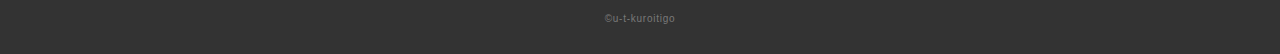
<file: docs/works/hiyayakko.html>
<!DOCTYPE html>
<html>
  <head>
    <meta charset="utf-8" />
    <meta
      name="viewport"
      content="width=device-width,initial-scale=1.0,user-scalable=no"
    />
    <meta property="og:type" content="website" />
    <meta property="og:title" content="ウエサカ ポートフォリオ" />
    <meta
      property="og:url"
      content="https://u-t-kuroitigo.github.io/portfolio/works/hiyayakko.html"
    />
    <meta
      property="og:description"
      content="ウエサカのポートフォリオサイトです。"
    />
    <meta property="og:image" content="../imgs/ogp.png" />
    <meta name="description" content="ウエサカのポートフォリオサイトです。" />
    <title>ウエサカ ポートフォリオ</title>
    <link rel="preconnect" href="https://fonts.gstatic.com" />
    <link href="../css/ress.css" media="all" rel="stylesheet" type="text/css" />
    <link
      href="../css/style.css"
      media="all"
      rel="stylesheet"
      type="text/css"
    />
    <link
      href="../css/slider.css"
      media="all"
      rel="stylesheet"
      type="text/css"
    />
    <link rel="shortcut icon" href="../imgs/favicon.ico" />
    <link
      rel="canonical"
      href="https://u-t-kuroitigo.github.io/portfolio/works/hiyayakko.html"
    />
  </head>

  <body>
    <div class="wrapper">
      <!-- header -->
      <header class="header">
        <div class="container">
          <h1 class="header-logo">
            <a href="../">PORTFOLIO</a>
          </h1>
          <nav class="gnav">
            <ul class="gnav-list">
              <li class="gnav-item"><a href="../#works">WORKS</a></li>
              <li class="gnav-item"><a href="../#skill">SKILL</a></li>
              <li class="gnav-item"><a href="../#about">ABOUT</a></li>
              <li class="gnav-item"><a href="../#contact">CONTACT</a></li>
            </ul>
          </nav>
        </div>
      </header>
      <!-- /header -->

      <main class="content">
        <article class="article">
          <div class="article-container">
            <h2 class="article-title">ひややっ庫</h2>
            <div class="article-body">
              <div class="slider">
                <div class="slides">
                  <img
                    src="../imgs/hiyayakko/hiyayakko_img_title.png"
                    alt="hiyayakko_img_title"
                  />
                  <img
                    src="../imgs/hiyayakko/hiyayakko_img_login.png"
                    alt="hiyayakko_img_login"
                  />
                  <img
                    src="../imgs/hiyayakko/hiyayakko_img_signup.png"
                    alt="hiyayakko_img_signup"
                  />
                  <img
                    src="../imgs/hiyayakko/hiyayakko_img_memo.png"
                    alt="hiyayakko_img_memo"
                  />
                  <img
                    src="../imgs/hiyayakko/hiyayakko_img_profile.png"
                    alt="hiyayakko_img_profile"
                  />
                </div>
                <div class="navigation">
                  <button class="prev" onclick="prevSlide()">❮</button>
                  <button class="next" onclick="nextSlide()">❯</button>
                </div>
              </div>
              <p>
                冷蔵庫の中身をスマホ一つで管理するためのアプリ。<br />
                食品の写真と詳細情報を管理する。未完成品。
              </p>
              <h3>URL</h3>
              <p>
                <a
                  href="https://github.com/white160114/Hiyayakko_prototype.git"
                  target="_blank"
                  rel="noopener"
                  >https://github.com/white160114/Hiyayakko_prototype.git</a
                >
                <br />
                <a
                  href="https://drive.google.com/file/d/18kLCgmDo5JK7cbQ_j6fPGJB2Lk5OC02X/view?usp=sharing"
                  target="_blank"
                  rel="noopener"
                  >https://drive.google.com/file/d/18kLCgmDo5JK7cbQ_j6fPGJB2Lk5OC02X/view?usp=sharing</a
                >
              </p>
              <h3>システム概要</h3>
              <p>
                家庭からの食品ロス量を減らすことを目的としたスマホアプリ。<br />
                食品の写真と詳細情報を管理する。
              </p>
              <h3>キャッチコピー</h3>
              <p>
                冷蔵庫の食べ物捨ててない？<br />
                冷蔵庫の中身を写真で管理するスマホアプリ
              </p>
              <h3>役割</h3>
              <p>
                プロジェクトマネージャー<br />
                ・担当箇所の割り振り<br />
                ・問題点の指摘、解決<br />
                ・Git管理<br />
                ・企画、システムの考案<br />
                ・進捗管理<br />
                ・OpenAI APIの技術検証<br />
                などを行った。
              </p>
              <h3>ターゲット</h3>
              <p>冷蔵庫の中の食材を賞味期限切れなどで廃棄してしまう人。</p>
            </div>
            <div class="home-link">
              <a href="../#works">Works一覧へ</a>
            </div>
          </div>
        </article>

        <div class="page-top" id="js-page-top">
          <span class="material-icons-outlined">トップへ戻る</span>
        </div>
      </main>

      <!-- footer -->
      <footer class="footer">
        <div class="copyright">&copy;u-t-kuroitigo</div>
      </footer>
      <!-- /footer -->
    </div>
    <script src="https://ajax.googleapis.com/ajax/libs/jquery/3.5.1/jquery.min.js"></script>
    <script type="text/javascript" src="../js/script.js"></script>
    <script type="text/javascript" src="../js/slider.js"></script>
  </body>
</html>
</file>
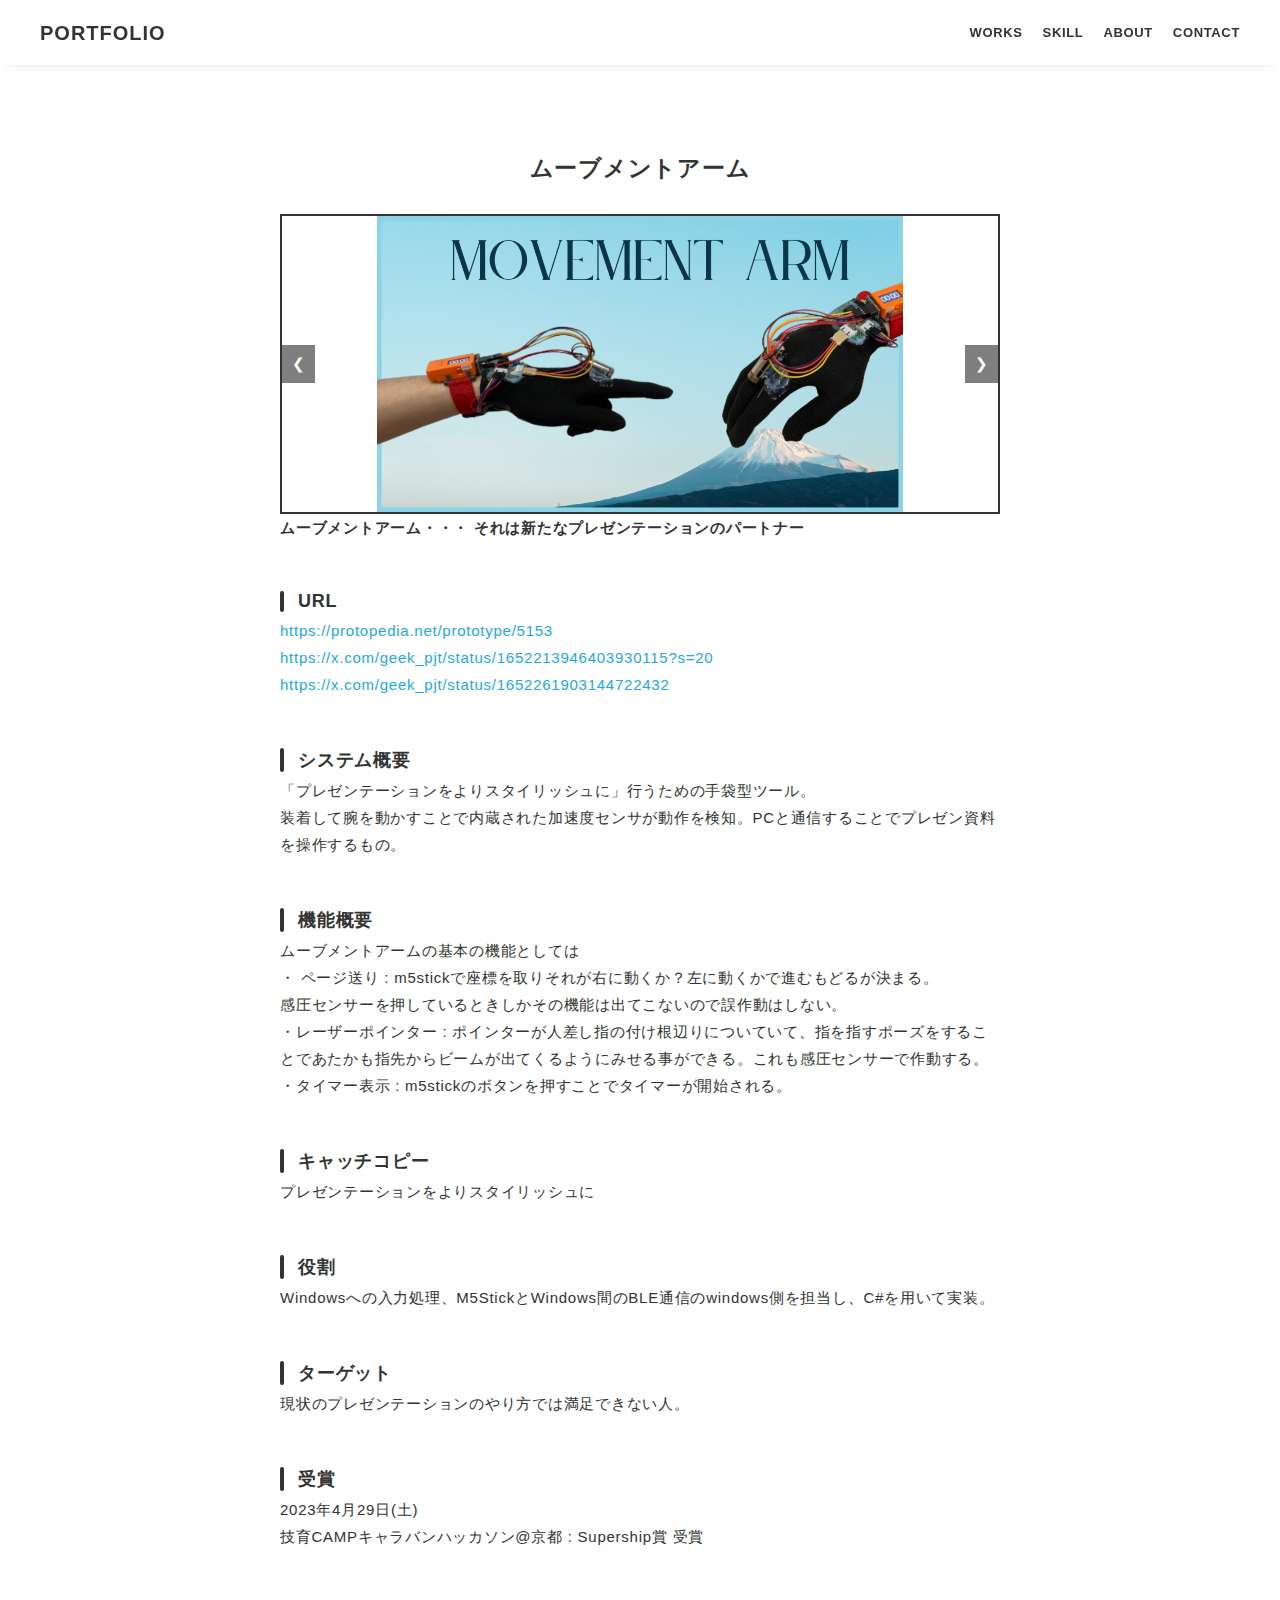
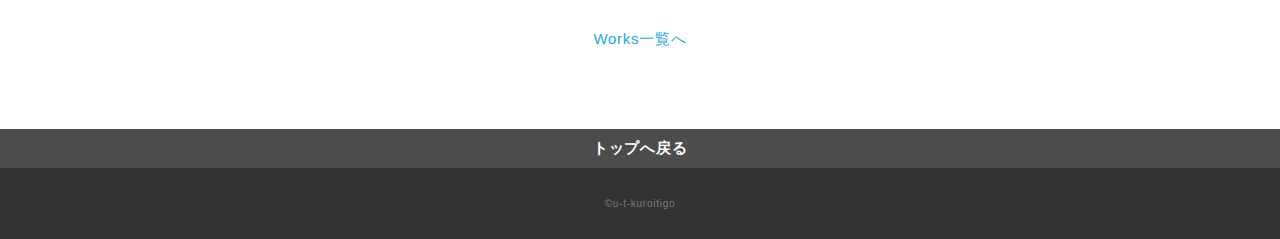
<file: docs/works/movement_arm.html>
<!DOCTYPE html>
<html>
  <head>
    <meta charset="utf-8" />
    <meta
      name="viewport"
      content="width=device-width,initial-scale=1.0,user-scalable=no"
    />
    <meta property="og:type" content="website" />
    <meta property="og:title" content="ウエサカ ポートフォリオ" />
    <meta
      property="og:url"
      content="https://u-t-kuroitigo.github.io/portfolio/works/movement_arm.html"
    />
    <meta
      property="og:description"
      content="ウエサカのポートフォリオサイトです。"
    />
    <meta property="og:image" content="../imgs/ogp.png" />
    <meta name="description" content="ウエサカのポートフォリオサイトです。" />
    <title>ウエサカ ポートフォリオ</title>
    <link rel="preconnect" href="https://fonts.gstatic.com" />
    <link href="../css/ress.css" media="all" rel="stylesheet" type="text/css" />
    <link
      href="../css/style.css"
      media="all"
      rel="stylesheet"
      type="text/css"
    />
    <link
      href="../css/slider.css"
      media="all"
      rel="stylesheet"
      type="text/css"
    />
    <link rel="shortcut icon" href="../imgs/favicon.ico" />
    <link
      rel="canonical"
      href="https://u-t-kuroitigo.github.io/portfolio/works/movement_arm.html"
    />
  </head>

  <body>
    <div class="wrapper">
      <!-- header -->
      <header class="header">
        <div class="container">
          <h1 class="header-logo">
            <a href="../">PORTFOLIO</a>
          </h1>
          <nav class="gnav">
            <ul class="gnav-list">
              <li class="gnav-item"><a href="../#works">WORKS</a></li>
              <li class="gnav-item"><a href="../#skill">SKILL</a></li>
              <li class="gnav-item"><a href="../#about">ABOUT</a></li>
              <li class="gnav-item"><a href="../#contact">CONTACT</a></li>
            </ul>
          </nav>
        </div>
      </header>
      <!-- /header -->

      <main class="content">
        <article class="article">
          <div class="article-container">
            <h2 class="article-title">ムーブメントアーム</h2>
            <div class="article-body">
              <div class="slider">
                <div class="slides">
                  <img
                    src="../imgs/movement_arm/movement_arm_img_title.png"
                    alt="movement_arm_img_title"
                  />
                  <img
                    src="../imgs/movement_arm/movement_arm_img_1.jpg"
                    alt="movement_arm_img_1"
                  />
                  <img
                    src="../imgs/movement_arm/movement_arm_img_2.jpg"
                    alt="movement_arm_img_2"
                  />
                </div>
                <div class="navigation">
                  <button class="prev" onclick="prevSlide()">❮</button>
                  <button class="next" onclick="nextSlide()">❯</button>
                </div>
              </div>
              <p style="font-weight: bold">
                ムーブメントアーム・・・<br class="sp-only" />
                それは新たなプレゼンテーションのパートナー
              </p>
              <h3>URL</h3>
              <p>
                <a
                  href="https://protopedia.net/prototype/5153"
                  target="_blank"
                  rel="noopener"
                  >https://protopedia.net/prototype/5153</a
                >
                <br />
                <a
                  href="https://x.com/geek_pjt/status/1652213946403930115?s=20"
                  target="_blank"
                  rel="noopener"
                  >https://x.com/geek_pjt/status/1652213946403930115?s=20</a
                >
                <br />
                <a
                  href="https://x.com/geek_pjt/status/1652261903144722432"
                  target="_blank"
                  rel="noopener"
                  >https://x.com/geek_pjt/status/1652261903144722432</a
                >
              </p>
              <h3>システム概要</h3>
              <p>
                「プレゼンテーションをよりスタイリッシュに」行うための手袋型ツール。<br />
                装着して腕を動かすことで内蔵された加速度センサが動作を検知。PCと通信することでプレゼン資料を操作するもの。
              </p>
              <h3>機能概要</h3>
              <p>
                ムーブメントアームの基本の機能としては<br />
                ・ ページ送り : <br class="sp-only" />
                m5stickで座標を取りそれが右に動くか？左に動くかで進むもどるが決まる。<br />
                感圧センサーを押しているときしかその機能は出てこないので誤作動はしない。<br />
                ・レーザーポインター : <br class="sp-only" />
                ポインターが人差し指の付け根辺りについていて、指を指すポーズをすることであたかも指先からビームが出てくるようにみせる事ができる。<br
                  class="sp-only"
                />これも感圧センサーで作動する。<br />
                ・タイマー表示 : <br class="sp-only" />
                m5stickのボタンを押すことでタイマーが開始される。
              </p>
              <h3>キャッチコピー</h3>
              <p>プレゼンテーションをよりスタイリッシュに</p>
              <h3>役割</h3>
              <p>
                Windowsへの入力処理、M5StickとWindows間のBLE通信のwindows側を担当し、C#を用いて実装。
              </p>
              <h3>ターゲット</h3>
              <p>現状のプレゼンテーションのやり方では満足できない人。</p>
              <h3>受賞</h3>
              <p>
                2023年4月29日(土) <br />
                技育CAMPキャラバンハッカソン@京都 : Supership賞 受賞
              </p>
            </div>
            <div class="home-link">
              <a href="../#works">Works一覧へ</a>
            </div>
          </div>
        </article>

        <div class="page-top" id="js-page-top">
          <span class="material-icons-outlined">トップへ戻る</span>
        </div>
      </main>

      <!-- footer -->
      <footer class="footer">
        <div class="copyright">&copy;u-t-kuroitigo</div>
      </footer>
      <!-- /footer -->
    </div>
    <script src="https://ajax.googleapis.com/ajax/libs/jquery/3.5.1/jquery.min.js"></script>
    <script type="text/javascript" src="../js/script.js"></script>
    <script type="text/javascript" src="../js/slider.js"></script>
  </body>
</html>
</file>
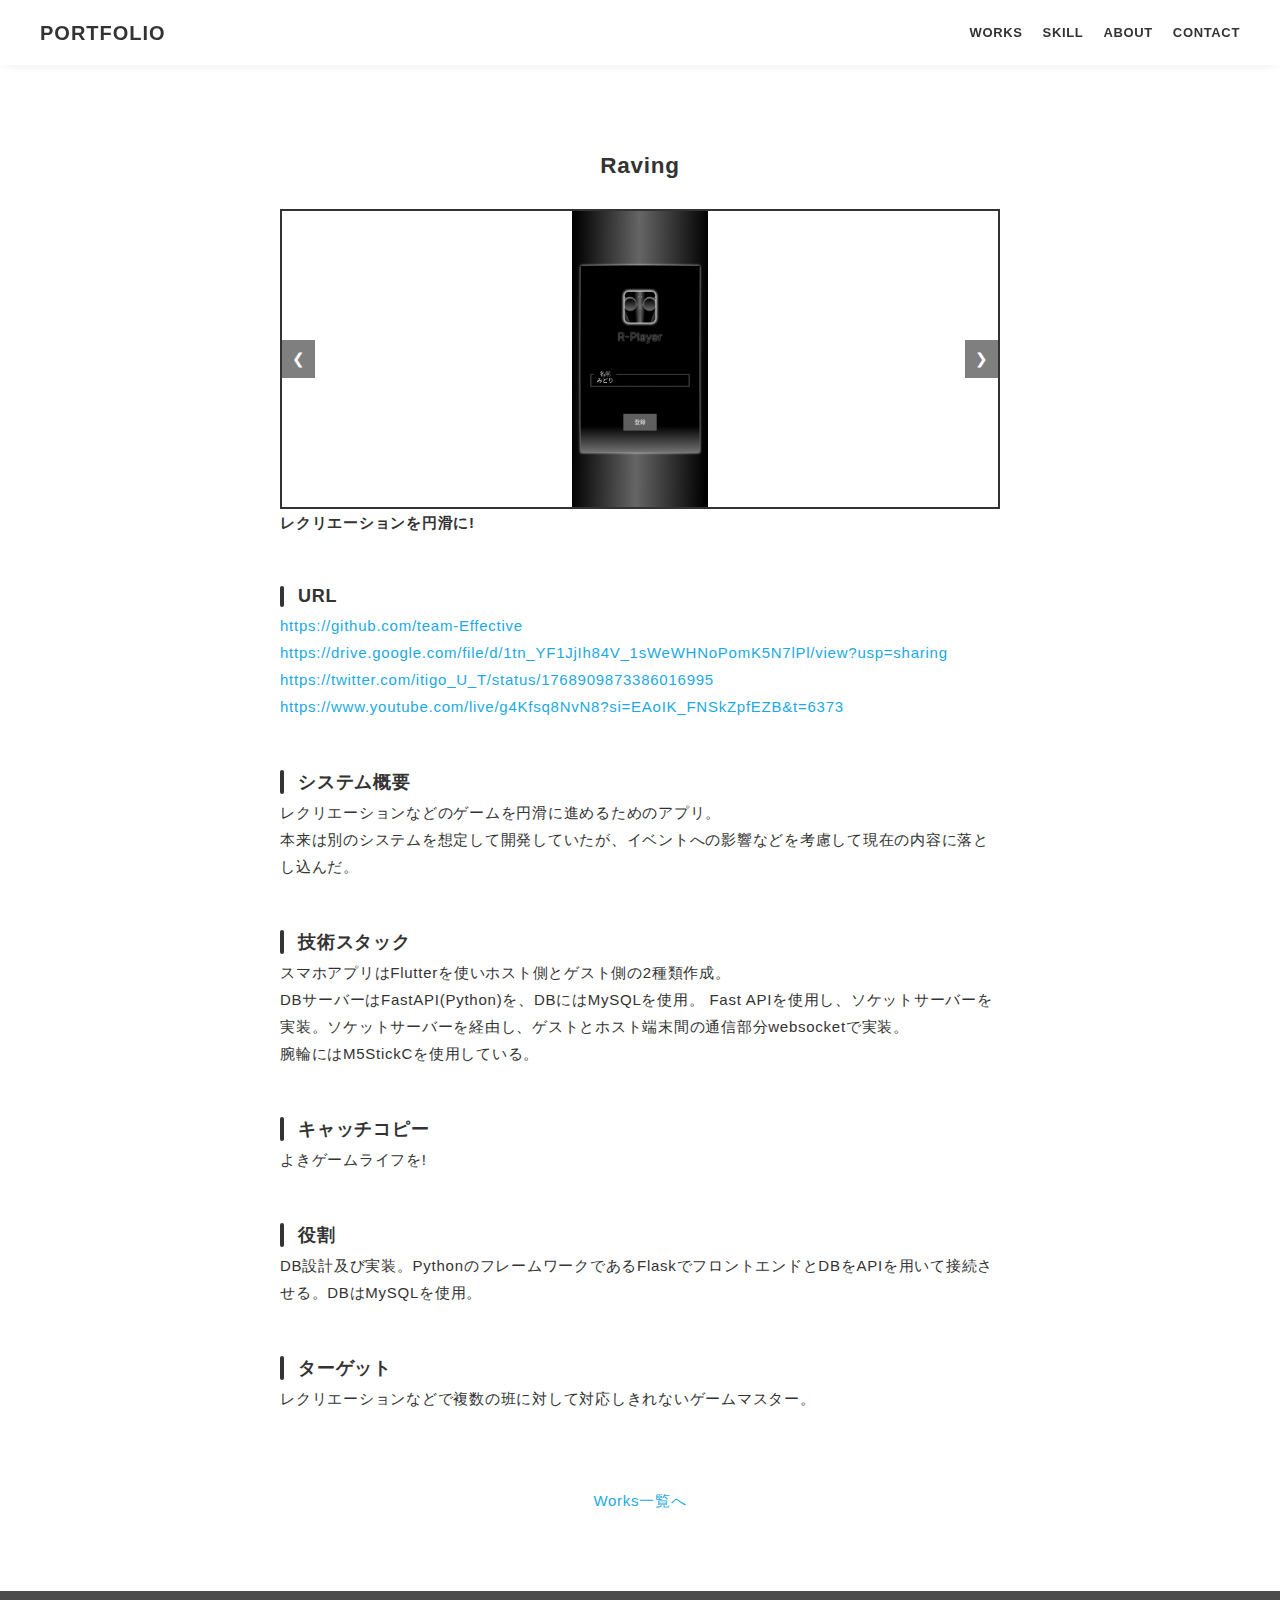
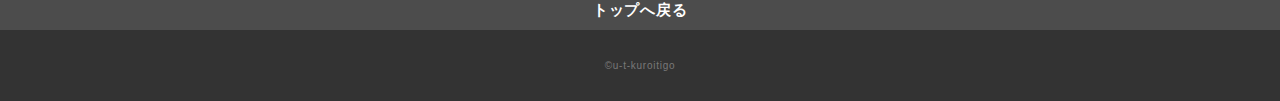
<file: docs/works/raving.html>
<!DOCTYPE html>
<html>
  <head>
    <meta charset="utf-8" />
    <meta
      name="viewport"
      content="width=device-width,initial-scale=1.0,user-scalable=no"
    />
    <meta property="og:type" content="website" />
    <meta property="og:title" content="ウエサカ ポートフォリオ" />
    <meta
      property="og:url"
      content="https://u-t-kuroitigo.github.io/portfolio/works/raving.html"
    />
    <meta
      property="og:description"
      content="ウエサカのポートフォリオサイトです。"
    />
    <meta property="og:image" content="../imgs/ogp.png" />
    <meta name="description" content="ウエサカのポートフォリオサイトです。" />
    <title>ウエサカ ポートフォリオ</title>
    <link rel="preconnect" href="https://fonts.gstatic.com" />
    <link href="../css/ress.css" media="all" rel="stylesheet" type="text/css" />
    <link
      href="../css/style.css"
      media="all"
      rel="stylesheet"
      type="text/css"
    />
    <link
      href="../css/slider.css"
      media="all"
      rel="stylesheet"
      type="text/css"
    />
    <link rel="shortcut icon" href="../imgs/favicon.ico" />
    <link
      rel="canonical"
      href="https://u-t-kuroitigo.github.io/portfolio/works/raving.html"
    />
  </head>

  <body>
    <div class="wrapper">
      <!-- header -->
      <header class="header">
        <div class="container">
          <h1 class="header-logo">
            <a href="../">PORTFOLIO</a>
          </h1>
          <nav class="gnav">
            <ul class="gnav-list">
              <li class="gnav-item"><a href="../#works">WORKS</a></li>
              <li class="gnav-item"><a href="../#skill">SKILL</a></li>
              <li class="gnav-item"><a href="../#about">ABOUT</a></li>
              <li class="gnav-item"><a href="../#contact">CONTACT</a></li>
            </ul>
          </nav>
        </div>
      </header>
      <!-- /header -->

      <main class="content">
        <article class="article">
          <div class="article-container">
            <h2 class="article-title">Raving</h2>
            <div class="article-body">
              <div class="slider">
                <div class="slides">
                  <img
                    src="../imgs/raving/raving_img_title.jpg"
                    alt="raving_img_title"
                  />
                  <img
                    src="../imgs/raving/raving_img_1.jpg"
                    alt="raving_img_1"
                  />
                  <img
                    src="../imgs/raving/raving_img_2.jpg"
                    alt="raving_img_2"
                  />
                  <img
                    src="../imgs/raving/raving_img_3.jpg"
                    alt="raving_img_3"
                  />
                  <img
                    src="../imgs/raving/raving_img_4.jpg"
                    alt="raving_img_4"
                  />
                  <img
                    src="../imgs/raving/raving_img_5.jpg"
                    alt="raving_img_5"
                  />
                  <img
                    src="../imgs/raving/raving_img_6.jpg"
                    alt="raving_img_6"
                  />
                </div>
                <div class="navigation">
                  <button class="prev" onclick="prevSlide()">❮</button>
                  <button class="next" onclick="nextSlide()">❯</button>
                </div>
              </div>
              <p style="font-weight: bold">レクリエーションを円滑に!</p>
              <h3>URL</h3>
              <p>
                <a
                  href="https://github.com/team-Effective"
                  target="_blank"
                  rel="noopener"
                  >https://github.com/team-Effective</a
                >
                <br />
                <a
                  href="https://drive.google.com/file/d/1tn_YF1JjIh84V_1sWeWHNoPomK5N7lPl/view?usp=sharing"
                  target="_blank"
                  rel="noopener"
                  >https://drive.google.com/file/d/1tn_YF1JjIh84V_1sWeWHNoPomK5N7lPl/view?usp=sharing</a
                >
                <br />
                <a
                  href="https://twitter.com/itigo_U_T/status/1768909873386016995"
                  target="_blank"
                  rel="noopener"
                  >https://twitter.com/itigo_U_T/status/1768909873386016995</a
                >
                <br />
                <a
                  href="https://www.youtube.com/live/g4Kfsq8NvN8?si=EAoIK_FNSkZpfEZB&t=6373"
                  target="_blank"
                  rel="noopener"
                  >https://www.youtube.com/live/g4Kfsq8NvN8?si=EAoIK_FNSkZpfEZB&t=6373</a
                >
              </p>
              <h3>システム概要</h3>
              <p>
                レクリエーションなどのゲームを円滑に進めるためのアプリ。<br />
                本来は別のシステムを想定して開発していたが、イベントへの影響などを考慮して現在の内容に落とし込んだ。
              </p>
              <h3>技術スタック</h3>
              <p>
                スマホアプリはFlutterを使いホスト側とゲスト側の2種類作成。<br />
                DBサーバーはFastAPI(Python)を、DBにはMySQLを使用。 Fast
                APIを使用し、ソケットサーバーを実装。ソケットサーバーを経由し、ゲストとホスト端末間の通信部分websocketで実装。<br />
                腕輪にはM5StickCを使用している。
              </p>
              <h3>キャッチコピー</h3>
              <p>よきゲームライフを!</p>
              <h3>役割</h3>
              <p>
                DB設計及び実装。PythonのフレームワークであるFlaskでフロントエンドとDBをAPIを用いて接続させる。DBはMySQLを使用。
              </p>
              <h3>ターゲット</h3>
              <p>
                レクリエーションなどで複数の班に対して対応しきれないゲームマスター。
              </p>
            </div>
            <div class="home-link">
              <a href="../#works">Works一覧へ</a>
            </div>
          </div>
        </article>

        <div class="page-top" id="js-page-top">
          <span class="material-icons-outlined">トップへ戻る</span>
        </div>
      </main>

      <!-- footer -->
      <footer class="footer">
        <div class="copyright">&copy;u-t-kuroitigo</div>
      </footer>
      <!-- /footer -->
    </div>
    <script src="https://ajax.googleapis.com/ajax/libs/jquery/3.5.1/jquery.min.js"></script>
    <script type="text/javascript" src="../js/script.js"></script>
    <script type="text/javascript" src="../js/slider.js"></script>
  </body>
</html>
</file>
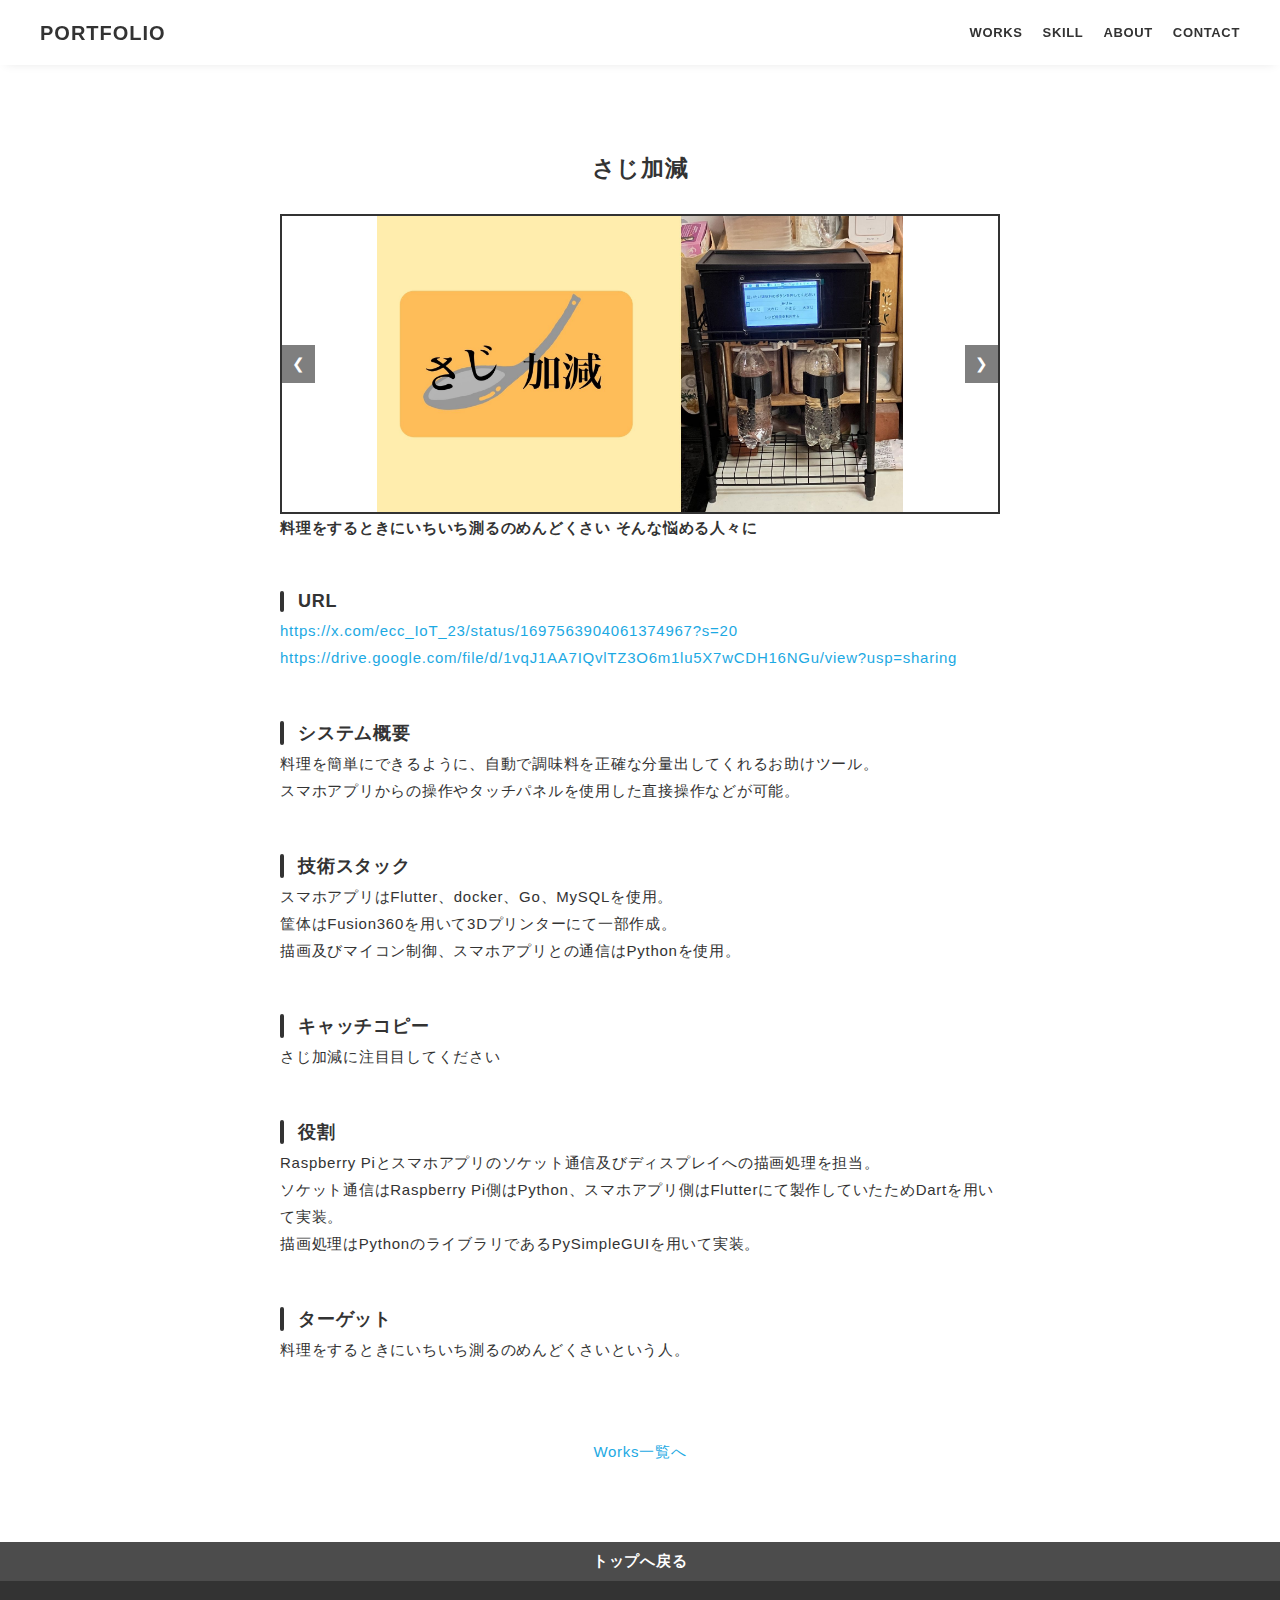
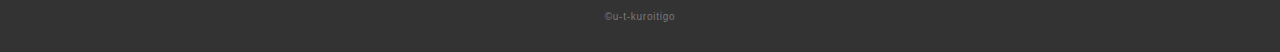
<file: docs/works/sajikagen.html>
<!DOCTYPE html>
<html>
  <head>
    <meta charset="utf-8" />
    <meta
      name="viewport"
      content="width=device-width,initial-scale=1.0,user-scalable=no"
    />
    <meta property="og:type" content="website" />
    <meta property="og:title" content="ウエサカ ポートフォリオ" />
    <meta
      property="og:url"
      content="https://u-t-kuroitigo.github.io/portfolio/works/sajikagen.html"
    />
    <meta
      property="og:description"
      content="ウエサカのポートフォリオサイトです。"
    />
    <meta property="og:image" content="../imgs/ogp.png" />
    <meta name="description" content="ウエサカのポートフォリオサイトです。" />
    <title>ウエサカ ポートフォリオ</title>
    <link rel="preconnect" href="https://fonts.gstatic.com" />
    <link href="../css/ress.css" media="all" rel="stylesheet" type="text/css" />
    <link
      href="../css/style.css"
      media="all"
      rel="stylesheet"
      type="text/css"
    />
    <link
      href="../css/slider.css"
      media="all"
      rel="stylesheet"
      type="text/css"
    />
    <link rel="shortcut icon" href="../imgs/favicon.ico" />
    <link
      rel="canonical"
      href="https://u-t-kuroitigo.github.io/portfolio/works/sajikagen.html"
    />
  </head>

  <body>
    <div class="wrapper">
      <!-- header -->
      <header class="header">
        <div class="container">
          <h1 class="header-logo">
            <a href="../">PORTFOLIO</a>
          </h1>
          <nav class="gnav">
            <ul class="gnav-list">
              <li class="gnav-item"><a href="../#works">WORKS</a></li>
              <li class="gnav-item"><a href="../#skill">SKILL</a></li>
              <li class="gnav-item"><a href="../#about">ABOUT</a></li>
              <li class="gnav-item"><a href="../#contact">CONTACT</a></li>
            </ul>
          </nav>
        </div>
      </header>
      <!-- /header -->

      <main class="content">
        <article class="article">
          <div class="article-container">
            <h2 class="article-title">さじ加減</h2>
            <div class="article-body">
              <div class="slider">
                <div class="slides">
                  <img
                    src="../imgs/sajikagen/sajikagen_img_title.jpg"
                    alt="sajikagen_img_title"
                  />
                  <img
                    src="../imgs/sajikagen/sajikagen_img_appli_1.jpg"
                    alt="sajikagen_img_appli_1"
                  />
                  <img
                    src="../imgs/sajikagen/sajikagen_img_appli_2.jpg"
                    alt="sajikagen_img_appli_2"
                  />
                  <img
                    src="../imgs/sajikagen/sajikagen_img_appli_3.jpg"
                    alt="sajikagen_img_appli_3"
                  />
                  <img
                    src="../imgs/sajikagen/sajikagen_img_machine_1.jpg"
                    alt="sajikagen_img_machine_1"
                  />
                  <img
                    src="../imgs/sajikagen/sajikagen_img_machine_2.jpg"
                    alt="sajikagen_img_machine_2"
                  />
                  <img
                    src="../imgs/sajikagen/sajikagen_img_machine_3.jpg"
                    alt="sajikagen_img_machine_3"
                  />
                  <img
                    src="../imgs/sajikagen/sajikagen_img_system_1.jpg"
                    alt="sajikagen_img_system_1"
                  />
                  <img
                    src="../imgs/sajikagen/sajikagen_img_system_2.jpg"
                    alt="sajikagen_img_system_2"
                  />
                </div>
                <div class="navigation">
                  <button class="prev" onclick="prevSlide()">❮</button>
                  <button class="next" onclick="nextSlide()">❯</button>
                </div>
              </div>
              <p style="font-weight: bold">
                料理をするときにいちいち測るのめんどくさい<br class="sp-only" />
                そんな悩める人々に
              </p>
              <h3>URL</h3>
              <p>
                <a
                  href="https://x.com/ecc_IoT_23/status/1697563904061374967?s=20"
                  target="_blank"
                  rel="noopener"
                  >https://x.com/ecc_IoT_23/status/1697563904061374967?s=20</a
                >
                <br />
                <a
                  href="https://drive.google.com/file/d/1vqJ1AA7IQvlTZ3O6m1lu5X7wCDH16NGu/view?usp=sharing"
                  target="_blank"
                  rel="noopener"
                  >https://drive.google.com/file/d/1vqJ1AA7IQvlTZ3O6m1lu5X7wCDH16NGu/view?usp=sharing</a
                >
              </p>
              <h3>システム概要</h3>
              <p>
                料理を簡単にできるように、自動で調味料を正確な分量出してくれるお助けツール。<br />
                スマホアプリからの操作やタッチパネルを使用した直接操作などが可能。
              </p>
              <h3>技術スタック</h3>
              <p>
                スマホアプリはFlutter、docker、Go、MySQLを使用。<br />
                筐体はFusion360を用いて3Dプリンターにて一部作成。<br />
                描画及びマイコン制御、スマホアプリとの通信はPythonを使用。
              </p>
              <h3>キャッチコピー</h3>
              <p>さじ加減に注目目してください</p>
              <h3>役割</h3>
              <p>
                Raspberry
                Piとスマホアプリのソケット通信及びディスプレイへの描画処理を担当。<br />
                ソケット通信はRaspberry
                Pi側はPython、スマホアプリ側はFlutterにて製作していたためDartを用いて実装。<br />
                描画処理はPythonのライブラリであるPySimpleGUIを用いて実装。
              </p>
              <h3>ターゲット</h3>
              <p>料理をするときにいちいち測るのめんどくさいという人。</p>
            </div>
            <div class="home-link">
              <a href="../#works">Works一覧へ</a>
            </div>
          </div>
        </article>

        <div class="page-top" id="js-page-top">
          <span class="material-icons-outlined">トップへ戻る</span>
        </div>
      </main>

      <!-- footer -->
      <footer class="footer">
        <div class="copyright">&copy;u-t-kuroitigo</div>
      </footer>
      <!-- /footer -->
    </div>
    <script src="https://ajax.googleapis.com/ajax/libs/jquery/3.5.1/jquery.min.js"></script>
    <script type="text/javascript" src="../js/script.js"></script>
    <script type="text/javascript" src="../js/slider.js"></script>
  </body>
</html>
</file>
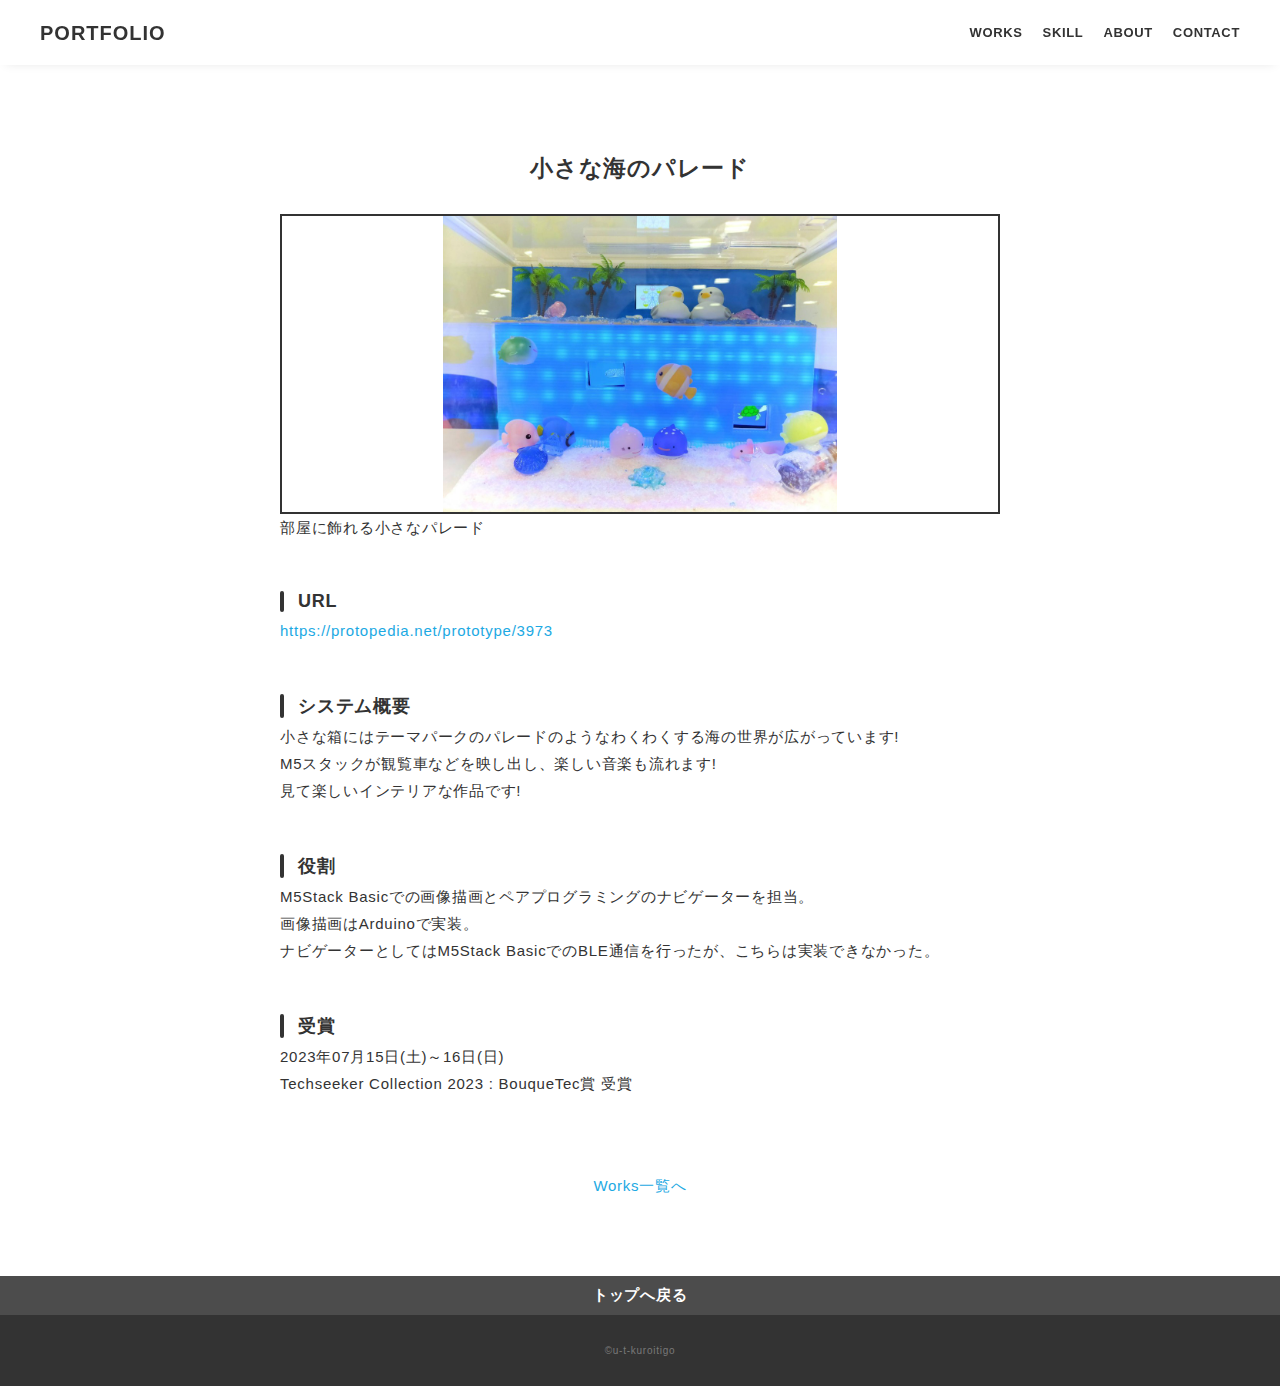
<file: docs/works/small_sea_parade.html>
<!DOCTYPE html>
<html>
  <head>
    <meta charset="utf-8" />
    <meta
      name="viewport"
      content="width=device-width,initial-scale=1.0,user-scalable=no"
    />
    <meta property="og:type" content="website" />
    <meta property="og:title" content="ウエサカ ポートフォリオ" />
    <meta
      property="og:url"
      content="https://u-t-kuroitigo.github.io/portfolio/works/small_sea_parade.html"
    />
    <meta
      property="og:description"
      content="ウエサカのポートフォリオサイトです。"
    />
    <meta property="og:image" content="../imgs/ogp.png" />
    <meta name="description" content="ウエサカのポートフォリオサイトです。" />
    <title>ウエサカ ポートフォリオ</title>
    <link rel="preconnect" href="https://fonts.gstatic.com" />
    <link href="../css/ress.css" media="all" rel="stylesheet" type="text/css" />
    <link
      href="../css/style.css"
      media="all"
      rel="stylesheet"
      type="text/css"
    />
    <link
      href="../css/slider.css"
      media="all"
      rel="stylesheet"
      type="text/css"
    />
    <link rel="shortcut icon" href="../imgs/favicon.ico" />
    <link
      rel="canonical"
      href="https://u-t-kuroitigo.github.io/portfolio/works/small_sea_parade.html"
    />
  </head>

  <body>
    <div class="wrapper">
      <!-- header -->
      <header class="header">
        <div class="container">
          <h1 class="header-logo">
            <a href="../">PORTFOLIO</a>
          </h1>
          <nav class="gnav">
            <ul class="gnav-list">
              <li class="gnav-item"><a href="../#works">WORKS</a></li>
              <li class="gnav-item"><a href="../#skill">SKILL</a></li>
              <li class="gnav-item"><a href="../#about">ABOUT</a></li>
              <li class="gnav-item"><a href="../#contact">CONTACT</a></li>
            </ul>
          </nav>
        </div>
      </header>
      <!-- /header -->

      <main class="content">
        <article class="article">
          <div class="article-container">
            <h2 class="article-title">小さな海のパレード</h2>
            <div class="article-body">
              <div class="slider">
                <div class="slides">
                  <img
                    src="../imgs/small_sea_parade/small_sea_parade_img_title.jpg"
                    alt="small_sea_parade_img_title"
                  />
                </div>
                <!-- <div class="navigation">
                  <button class="prev" onclick="prevSlide()">❮</button>
                  <button class="next" onclick="nextSlide()">❯</button>
                </div> -->
              </div>
              <p>部屋に飾れる小さなパレード</p>
              <h3>URL</h3>
              <p>
                <a
                  href="https://protopedia.net/prototype/3973"
                  target="_blank"
                  rel="noopener"
                  >https://protopedia.net/prototype/3973</a
                >
              </p>
              <h3>システム概要</h3>
              <p>
                小さな箱にはテーマパークのパレードのようなわくわくする海の世界が広がっています!<br />
                M5スタックが観覧車などを映し出し、楽しい音楽も流れます!<br />
                見て楽しいインテリアな作品です!
              </p>
              <h3>役割</h3>
              <p>
                M5Stack
                Basicでの画像描画とペアプログラミングのナビゲーターを担当。<br />
                画像描画はArduinoで実装。<br />
                ナビゲーターとしてはM5Stack
                BasicでのBLE通信を行ったが、こちらは実装できなかった。
              </p>
              <h3>受賞</h3>
              <p>
                2023年07月15日(土)～16日(日) <br />
                Techseeker Collection 2023 : BouqueTec賞 受賞
              </p>
            </div>
            <div class="home-link">
              <a href="../#works">Works一覧へ</a>
            </div>
          </div>
        </article>

        <div class="page-top" id="js-page-top">
          <span class="material-icons-outlined">トップへ戻る</span>
        </div>
      </main>

      <!-- footer -->
      <footer class="footer">
        <div class="copyright">&copy;u-t-kuroitigo</div>
      </footer>
      <!-- /footer -->
    </div>
    <script src="https://ajax.googleapis.com/ajax/libs/jquery/3.5.1/jquery.min.js"></script>
    <script type="text/javascript" src="../js/script.js"></script>
    <script type="text/javascript" src="../js/slider.js"></script>
  </body>
</html>
</file>
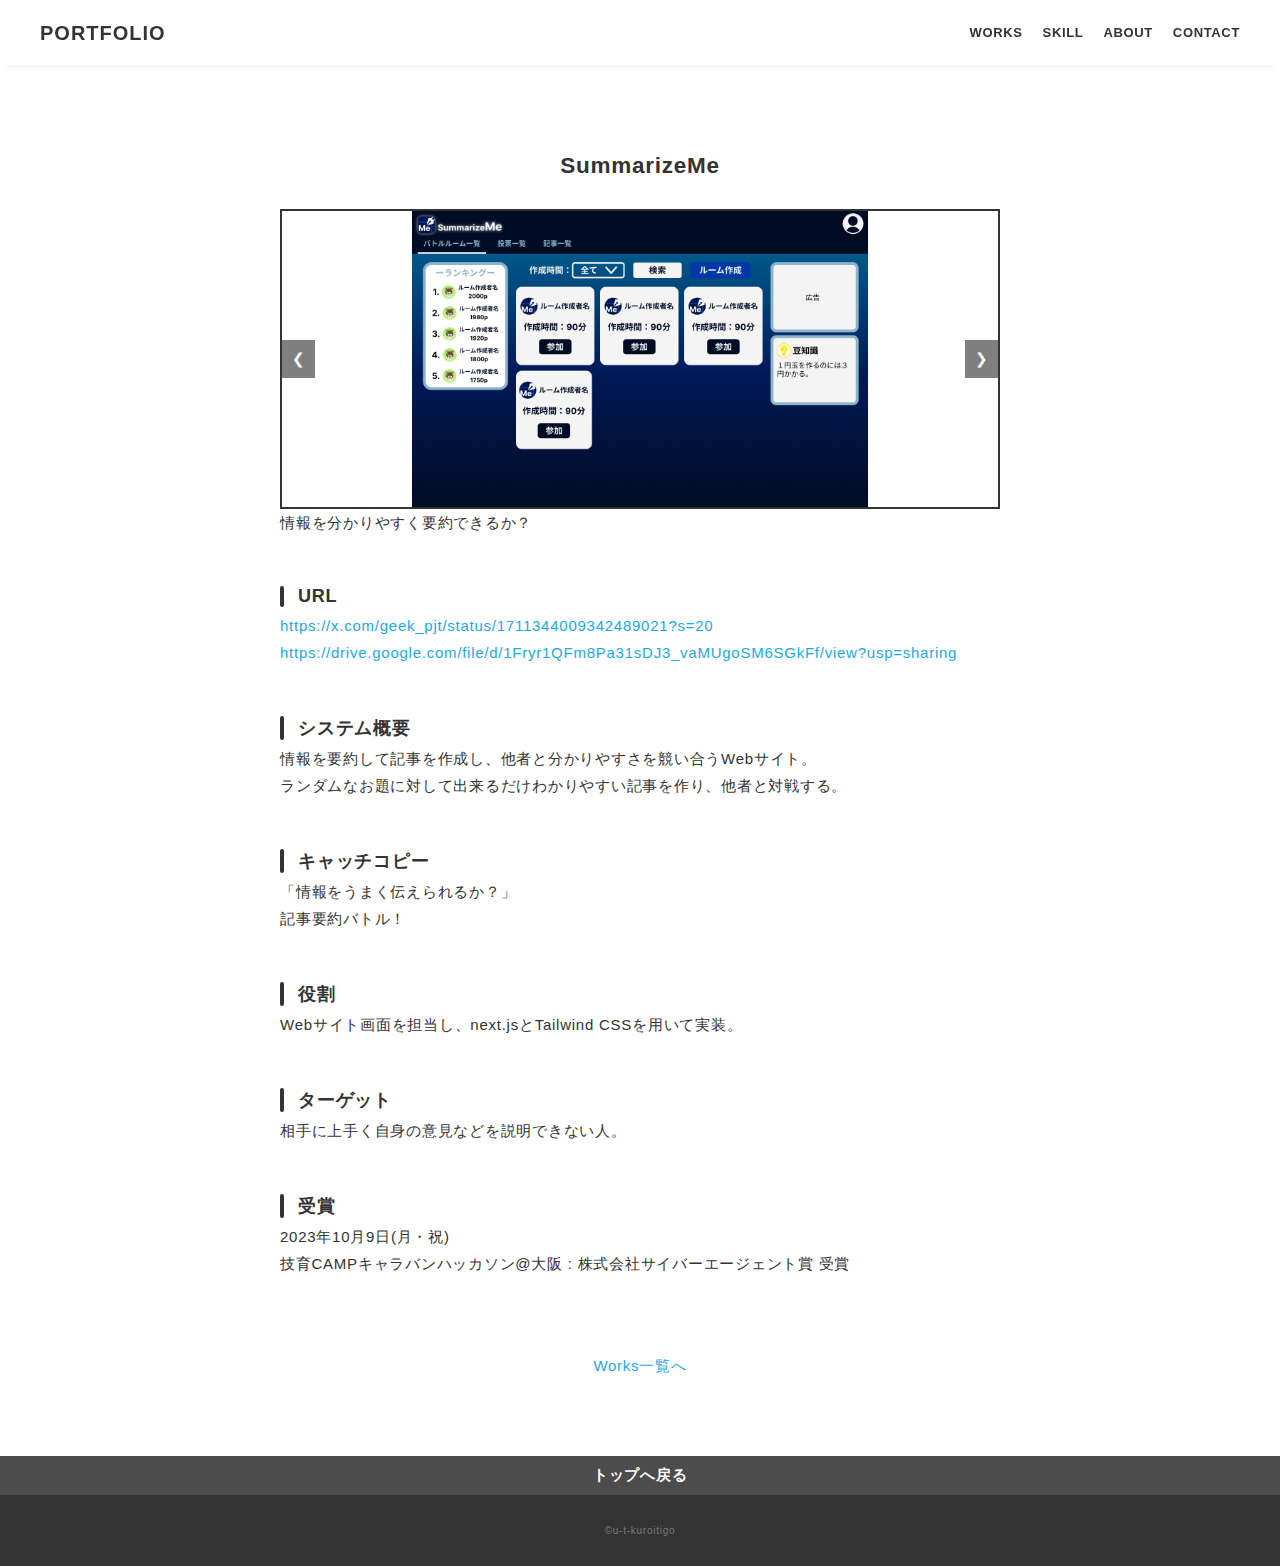
<file: docs/works/summarize_me.html>
<!DOCTYPE html>
<html>
  <head>
    <meta charset="utf-8" />
    <meta
      name="viewport"
      content="width=device-width,initial-scale=1.0,user-scalable=no"
    />
    <meta property="og:type" content="website" />
    <meta property="og:title" content="ウエサカ ポートフォリオ" />
    <meta
      property="og:url"
      content="https://u-t-kuroitigo.github.io/portfolio/works/summarize_me.html"
    />
    <meta
      property="og:description"
      content="ウエサカのポートフォリオサイトです。"
    />
    <meta property="og:image" content="../imgs/ogp.png" />
    <meta name="description" content="ウエサカのポートフォリオサイトです。" />
    <title>ウエサカ ポートフォリオ</title>
    <link rel="preconnect" href="https://fonts.gstatic.com" />
    <link href="../css/ress.css" media="all" rel="stylesheet" type="text/css" />
    <link
      href="../css/style.css"
      media="all"
      rel="stylesheet"
      type="text/css"
    />
    <link
      href="../css/slider.css"
      media="all"
      rel="stylesheet"
      type="text/css"
    />
    <link rel="shortcut icon" href="../imgs/favicon.ico" />
    <link
      rel="canonical"
      href="https://u-t-kuroitigo.github.io/portfolio/works/summarize_me.html"
    />
  </head>

  <body>
    <div class="wrapper">
      <!-- header -->
      <header class="header">
        <div class="container">
          <h1 class="header-logo">
            <a href="../">PORTFOLIO</a>
          </h1>
          <nav class="gnav">
            <ul class="gnav-list">
              <li class="gnav-item"><a href="../#works">WORKS</a></li>
              <li class="gnav-item"><a href="../#skill">SKILL</a></li>
              <li class="gnav-item"><a href="../#about">ABOUT</a></li>
              <li class="gnav-item"><a href="../#contact">CONTACT</a></li>
            </ul>
          </nav>
        </div>
      </header>
      <!-- /header -->

      <main class="content">
        <article class="article">
          <div class="article-container">
            <h2 class="article-title">SummarizeMe</h2>
            <div class="article-body">
              <div class="slider">
                <div class="slides">
                  <img
                    src="../imgs/summarize_me/summarize_me_img_title.jpg"
                    alt="summarize_me_img_title"
                  />
                  <img
                    src="../imgs/summarize_me/summarize_me_img_popup.jpg"
                    alt="summarize_me_img_popup"
                  />
                  <img
                    src="../imgs/summarize_me/summarize_me_img_battle.jpg"
                    alt="summarize_me_img_battle"
                  />
                  <img
                    src="../imgs/summarize_me/summarize_me_img_article_1.jpg"
                    alt="summarize_me_img_article_1"
                  />
                  <img
                    src="../imgs/summarize_me/summarize_me_img_article_2.jpg"
                    alt="summarize_me_img_article_2"
                  />
                  <img
                    src="../imgs/summarize_me/summarize_me_img_article_3.jpg"
                    alt="summarize_me_img_article_3"
                  />
                  <img
                    src="../imgs/summarize_me/summarize_me_img_vote_1.jpg"
                    alt="summarize_me_img_vote_1"
                  />
                  <img
                    src="../imgs/summarize_me/summarize_me_img_vote_2.jpg"
                    alt="summarize_me_img_vote_2"
                  />
                  <img
                    src="../imgs/summarize_me/summarize_me_img_login.jpg"
                    alt="summarize_me_img_login"
                  />
                  <img
                    src="../imgs/summarize_me/summarize_me_img_signup.jpg"
                    alt="summarize_me_img_signup"
                  />
                  <img
                    src="../imgs/summarize_me/summarize_me_img_icon.jpg"
                    alt="summarize_me_img_icon"
                  />
                </div>
                <div class="navigation">
                  <button class="prev" onclick="prevSlide()">❮</button>
                  <button class="next" onclick="nextSlide()">❯</button>
                </div>
              </div>
              <p>情報を分かりやすく要約できるか？</p>
              <h3>URL</h3>
              <p>
                <a
                  href="https://x.com/geek_pjt/status/1711344009342489021?s=20"
                  target="_blank"
                  rel="noopener"
                  >https://x.com/geek_pjt/status/1711344009342489021?s=20</a
                >
                <br />
                <a
                  href="https://drive.google.com/file/d/1Fryr1QFm8Pa31sDJ3_vaMUgoSM6SGkFf/view?usp=sharing"
                  target="_blank"
                  rel="noopener"
                  >https://drive.google.com/file/d/1Fryr1QFm8Pa31sDJ3_vaMUgoSM6SGkFf/view?usp=sharing</a
                >
              </p>
              <h3>システム概要</h3>
              <p>
                情報を要約して記事を作成し、他者と分かりやすさを競い合うWebサイト。<br />
                ランダムなお題に対して出来るだけわかりやすい記事を作り、他者と対戦する。
              </p>
              <h3>キャッチコピー</h3>
              <p>
                「情報をうまく伝えられるか？」<br />
                記事要約バトル！
              </p>
              <h3>役割</h3>
              <p>Webサイト画面を担当し、next.jsとTailwind CSSを用いて実装。</p>
              <h3>ターゲット</h3>
              <p>相手に上手く自身の意見などを説明できない人。</p>
              <h3>受賞</h3>
              <p>
                2023年10月9日(月・祝)<br />
                技育CAMPキャラバンハッカソン@大阪 :
                株式会社サイバーエージェント賞 受賞
              </p>
            </div>
            <div class="home-link">
              <a href="../#works">Works一覧へ</a>
            </div>
          </div>
        </article>

        <div class="page-top" id="js-page-top">
          <span class="material-icons-outlined">トップへ戻る</span>
        </div>
      </main>

      <!-- footer -->
      <footer class="footer">
        <div class="copyright">&copy;u-t-kuroitigo</div>
      </footer>
      <!-- /footer -->
    </div>
    <script src="https://ajax.googleapis.com/ajax/libs/jquery/3.5.1/jquery.min.js"></script>
    <script type="text/javascript" src="../js/script.js"></script>
    <script type="text/javascript" src="../js/slider.js"></script>
  </body>
</html>
</file>
<file: docs/css/ress.css>
/*!
 * ress.css • v3.0.1
 * MIT License
 * github.com/filipelinhares/ress
 */

/* # =================================================================
   # Global selectors
   # ================================================================= */

html {
  box-sizing: border-box;
  word-break: normal;
  -moz-tab-size: 4;
  tab-size: 4;

  -webkit-text-size-adjust: 100%; /* Prevent adjustments of font size after orientation changes in iOS */
}

*,
::before,
::after {
  box-sizing: inherit;
  background-repeat: no-repeat; /* Set `background-repeat: no-repeat` to all elements and pseudo elements */
}

::before,
::after {
  vertical-align: inherit;
  text-decoration: inherit; /* Inherit text-decoration and vertical align to ::before and ::after pseudo elements */
}

* {
  margin: 0;
  padding: 0; /* Reset `padding` and `margin` of all elements */
}

/* # =================================================================
   # General elements
   # ================================================================= */

hr {
  overflow: visible; /* Show the overflow in Edge and IE */
  height: 0; /* Add the correct box sizing in Firefox */
}

details,
main {
  display: block; /* Render the `main` element consistently in IE. */
}

summary {
  display: list-item; /* Add the correct display in all browsers */
}

small {
  font-size: 80%; /* Set font-size to 80% in `small` elements */
}

[hidden] {
  display: none; /* Add the correct display in IE */
}

abbr[title] {
  /* Add the correct text decoration in Chrome, Edge, IE, Opera, and Safari */
  text-decoration: underline;
  text-decoration: underline dotted;
  border-bottom: none; /* Remove the bottom border in Chrome 57 */
}

a {
  background-color: transparent; /* Remove the gray background on active links in IE 10 */
}

a:active,
a:hover {
  outline-width: 0; /* Remove the outline when hovering in all browsers */
}

code,
kbd,
pre,
samp {
  font-family: monospace, monospace; /* Specify the font family of code elements */
}

pre {
  font-size: 1em; /* Correct the odd `em` font sizing in all browsers */
}

b,
strong {
  font-weight: bolder; /* Add the correct font weight in Chrome, Edge, and Safari */
}

/* https://gist.github.com/unruthless/413930 */
sub,
sup {
  position: relative;
  font-size: 75%;
  line-height: 0;
  vertical-align: baseline;
}

sub {
  bottom: -.25em;
}

sup {
  top: -.5em;
}

/* # =================================================================
   # Forms
   # ================================================================= */

input {
  border-radius: 0;
}

/* Replace pointer cursor in disabled elements */
[disabled] {
  cursor: default;
}

[type="number"]::-webkit-container-spin-button,
[type="number"]::-webkit-outer-spin-button {
  height: auto; /* Correct the cursor style of increment and decrement buttons in Chrome */
}

[type="search"] {
  outline-offset: -2px; /* Correct the outline style in Safari */

  -webkit-appearance: textfield; /* Correct the odd appearance in Chrome and Safari */
}

[type="search"]::-webkit-search-decoration {
  -webkit-appearance: none; /* Remove the container padding in Chrome and Safari on macOS */
}

textarea {
  overflow: auto; /* Internet Explorer 11+ */
  resize: vertical; /* Specify textarea resizability */
}

button,
input,
optgroup,
select,
textarea {
  font: inherit; /* Specify font inheritance of form elements */
}

optgroup {
  font-weight: bold; /* Restore the font weight unset by the previous rule */
}

button {
  overflow: visible; /* Address `overflow` set to `hidden` in IE 8/9/10/11 */
}

button,
select {
  text-transform: none; /* Firefox 40+, Internet Explorer 11- */
}

/* Apply cursor pointer to button elements */
button,
[type="button"],
[type="reset"],
[type="submit"],
[role="button"] {
  cursor: pointer;
  color: inherit;
}

/* Remove container padding and border in Firefox 4+ */
button::-moz-focus-container,
[type="button"]::-moz-focus-container,
[type="reset"]::-moz-focus-container,
[type="submit"]::-moz-focus-container {
  padding: 0;
  border-style: none;
}

/* Replace focus style removed in the border reset above */
button:-moz-focusring,
[type="button"]::-moz-focus-container,
[type="reset"]::-moz-focus-container,
[type="submit"]::-moz-focus-container {
  outline: 1px dotted ButtonText;
}

button,
html [type="button"],
/* Prevent a WebKit bug where (2) destroys native `audio` and `video`controls in Android 4 */
[type="reset"],
[type="submit"] {
  -webkit-appearance: button; /* Correct the inability to style clickable types in iOS */
}

/* Remove the default button styling in all browsers */
button,
input,
select,
textarea {
  border-style: none;
  background-color: transparent;
}

/* Style select like a standard input */
select {
  -webkit-appearance: none; /* Chrome 41+ */
  -moz-appearance: none; /* Firefox 36+ */
}

select::-ms-expand {
  display: none; /* Internet Explorer 11+ */
}

select::-ms-value {
  color: currentColor; /* Internet Explorer 11+ */
}

legend {
  display: table; /* Correct the text wrapping in Edge and IE */
  max-width: 100%; /* Correct the text wrapping in Edge and IE */
  max-width: 100%; /* Correct the text wrapping in Edge 18- and IE */
  white-space: normal; /* Correct the text wrapping in Edge and IE */
  color: inherit; /* Correct the color inheritance from `fieldset` elements in IE */
  border: 0; /* Correct `color` not being inherited in IE 8/9/10/11 */
}

::-webkit-file-upload-button {
  font: inherit; /* Change font properties to `inherit` in Chrome and Safari */
  color: inherit;
  /* Correct the inability to style clickable types in iOS and Safari */

  -webkit-appearance: button;
}

/* # =================================================================
   # Specify media element style
   # ================================================================= */

img {
  border-style: none; /* Remove border when inside `a` element in IE 8/9/10 */
}

/* Add the correct vertical alignment in Chrome, Firefox, and Opera */
progress {
  vertical-align: baseline;
}

/* # =================================================================
   # Accessibility
   # ================================================================= */

/* Hide content from screens but not screenreaders */
@media screen {
  [hidden~="screen"] {
    display: inherit;
  }
  [hidden~="screen"]:not(:active):not(:focus):not(:target) {
    position: absolute !important;
    clip: rect(0 0 0 0) !important;
  }
}

/* Specify the progress cursor of updating elements */
[aria-busy="true"] {
  cursor: progress;
}

/* Specify the pointer cursor of trigger elements */
[aria-controls] {
  cursor: pointer;
}

/* Specify the unstyled cursor of disabled, not-editable, or otherwise inoperable elements */
[aria-disabled] {
  cursor: default;
}
</file>
<file: docs/css/style.css>
body {
  font-family: "Montserrat", "Helvetica Neue", Arial,
    "Hiragino Kaku Gothic ProN", "Hiragino Sans", Meiryo, sans-serif;
  font-size: 15px;
  letter-spacing: 0.05em;
  color: #333;
}

a {
  transition: opacity 0.3s;
  text-decoration: none;
  color: #1ca9e3;
}

img {
  max-width: 100%;
  height: auto;
  vertical-align: bottom;
  border-style: none;
}

.pc-only {
  display: block;
}

.sp-only {
  display: none;
}

/*--------------------------------
 レイアウト
---------------------------------*/
.wrapper {
  padding-top: 73px;
}

.section {
  padding: 90px 0;
}

.section:nth-of-type(odd) {
  background-color: #f7f7f7;
}

.container {
  max-width: 1340px;
  margin: 0 auto;
  padding: 0 40px;
}

/*--------------------------------
 見出し
---------------------------------*/
.title {
  font-size: 34px;
  font-weight: bold;
  line-height: 1;
  margin-bottom: 40px;
  text-align: center;
  letter-spacing: 0.05em;
  color: #333;
}

.lead {
  font-size: 16px;
  line-height: 1.8;
  margin-bottom: 30px;
}

/*--------------------------------
ヘッダー
---------------------------------*/
.header {
  position: fixed;
  top: 0;
  z-index: 1;
  width: 100%;
  background-color: #fff;
  box-shadow: 0 5px 10px -6px rgba(0, 0, 0, 0.1);
}

.header .container {
  display: flex;
  align-items: center;
  justify-content: space-between;
  padding: 20px 40px;
}

.header-logo {
  font-size: 20px;
  font-weight: bold;
  line-height: 1.2;
  margin-right: 20px;
  letter-spacing: 0.05em;
}

.header-logo a {
  color: #333;
}

.gnav-list {
  display: flex;
  justify-content: space-between;
  list-style: none;
}

.gnav-item:not(:last-child) {
  margin-right: 20px;
}

.gnav-item a {
  position: relative;
  font-size: 13px;
  font-weight: bold;
  display: inline-block;
  padding: 5px 0;
  transition: 0.3s;
  letter-spacing: 0.05em;
  color: #333;
}
.gnav-item a:after {
  position: absolute;
  bottom: 0;
  left: 50%;
  width: 0;
  height: 3px;
  content: "";
  transition: 0.3s;
  -webkit-transform: translateX(-50%);
  transform: translateX(-50%);
  background-color: #333;
}

.gnav-item a:hover:after {
  width: 100%;
}

/*--------------------------------
 メインビジュアル
---------------------------------*/
.mv {
  display: flex;
  align-items: center;
  justify-content: center;
  height: 85vh;
  text-align: center;
}

.mv-container {
  padding: 0 40px;
}

.mv-title {
  font-size: 60px;
  font-weight: bold;
  line-height: 1.2;
  margin-bottom: 5px;
  letter-spacing: 0.1em;
}
.mv-subtitle {
  font-size: 20px;
  font-weight: bold;
  line-height: 1;
  margin-bottom: 40px;
  letter-spacing: 0.08em;
}

.mv-text {
  font-size: 16px;
  line-height: 1.8;
}

/*--------------------------------
 Works
---------------------------------*/
.works-list {
  display: flex;
  flex-wrap: wrap;
  margin-bottom: -40px;
}

.works-item {
  width: 31.74603%;
  margin-right: 1.5873%;
  margin-bottom: 40px;
  color: #333;
}

.works-item:hover {
  opacity: 0.9;
}

.works-item:nth-of-type(3n) {
  margin-right: 0;
}

.works-img img {
  border: 1px solid #e6e6e6;
  width: 400px;
  height: 300px;
  object-fit: contain;
}

.works-name {
  font-size: 12px;
  font-weight: bold;
  margin-top: 8px;
}

.works-info {
  font-size: 10px;
  margin-top: 5px;
}

/*--------------------------------
 Skill
---------------------------------*/
.skill-list {
  display: flex;
  flex-wrap: wrap;
  justify-content: space-between;
  margin-bottom: -50px;
}

.skill-item {
  display: flex;
  align-items: flex-start;
  justify-content: space-between;
  width: 48%;
  margin-bottom: 50px;
}

.skill-img {
  width: 60px;
  height: auto;
  margin-right: 20px;
}

.skill-body {
  flex: 1;
}

.skill-name {
  margin-bottom: 10px;
}

.skill-text {
  font-size: 14px;
  line-height: 1.8;
}

.skill-icon-source {
  font-size: 18px;
  line-height: 1;
  margin-top: 40px;
  text-align: center;
}

/*--------------------------------
 About
---------------------------------*/
.profile {
  display: flex;
  flex-wrap: wrap;
  max-width: 800px;
  margin: 0 auto;
}
.profile-img {
  width: 20%;
  margin-right: 30px;
  border-radius: 50%;
}
.profile-img img {
  border-radius: 50%;
}
.profile-body {
  flex: 1;
}

.profile-body p {
  font-size: 15px;
  line-height: 1.8;
}

.profile-body p:not(:last-child) {
  margin-bottom: 30px;
}

/*--------------------------------
 Contact
---------------------------------*/
.contact {
  text-align: center;
}

.contact-item:not(:last-child) {
  margin-right: 10px;
}

.contact-text {
  margin-top: 10px;
}
/*--------------------------------
 ページトップ
---------------------------------*/
.page-top {
  font-weight: bold;
  padding: 10px;
  cursor: pointer;
  text-align: center;
  background-color: #4c4c4c;
}

.page-top .material-icons-outlined {
  vertical-align: bottom;
  color: #fff;
}

/*--------------------------------
 フッター
---------------------------------*/
.footer {
  padding: 30px;
  background-color: #333;
}

.copyright {
  font-size: 10px;
  text-align: center;
  color: #797979;
}

/*--------------------------------
 下層：Worksページ
---------------------------------*/
.article {
  padding: 80px 0;
}

.article-container {
  max-width: 1040px;
  margin: 0 auto;
  padding: 0 20px;
}

.article-title {
  margin-bottom: 30px;
  text-align: center;
}

.article-body {
  max-width: 720px;
  margin: 0 auto;
  margin-bottom: 80px;
}

.article-body h3 {
  position: relative;
  font-size: 18px;
  margin-bottom: 5px;
  padding-left: 1em;
}

.article-body h3:not(:first-child) {
  margin-top: 50px;
}

.article-body h3::before {
  position: absolute;
  top: 0;
  left: 0;
  width: 4px;
  height: 100%;
  content: "";
  border-radius: 3px;
  background-color: #333;
}

.article-body p {
  font-size: 15px;
  line-height: 1.8;
  margin-bottom: 30px;
}

.home-link {
  text-align: center;
}

/*media Queries 767
----------------------------------------------------*/
@media screen and (max-width: 767px) {
  body {
    font-size: 14px;
  }

  .pc-only {
    display: none;
  }

  .sp-only {
    display: block;
  }

  /* 見出し */
  .title {
    font-size: 26px;
    margin-bottom: 20px;
  }

  .lead {
    font-size: 14px;
    line-height: 1.7;
    margin-bottom: 20px;
  }

  /* レイアウト */
  .wrapper {
    padding-top: 57px;
  }

  .section {
    padding: 60px 0;
  }

  .container {
    padding: 0 20px;
  }

  /* ヘッダー */
  .header .container {
    padding: 15px;
  }

  .header-logo {
    font-size: 15px;
    margin-right: 15px;
  }

  .gnav-item:not(:last-child) {
    margin-right: 10px;
  }

  .gnav-item a {
    font-size: 10px;
  }

  .gnav-item a:after {
    display: none;
  }

  /*  メインビジュアル */
  .mv {
    height: 75vh;
  }

  .mv-container {
    padding: 0 20px;
  }

  .mv-title {
    font-size: 30px;
  }
  .mv-subtitle {
    font-size: 16px;
    margin-bottom: 20px;
  }

  .mv-text {
    font-size: 14px;
    line-height: 1.7;
  }

  /* Works */
  .works-name {
    font-size: 12px;
  }

  .works-info {
    margin-top: 3px;
  }

  .works-list {
    justify-content: space-between;
  }

  .works-item {
    flex: 0 0 48%;
    margin-right: 0;
    margin-bottom: 30px;
  }

  /* Skill */
  .skill-list {
    display: block;
    margin-bottom: 0;
  }

  .skill-item {
    width: 100%;
    margin-bottom: 35px;
  }

  .skill-item:last-child {
    margin-bottom: 0;
  }

  .skill-name {
    margin-bottom: 5px;
  }

  .skill-text {
    font-size: 13px;
    line-height: 1.7;
  }

  .skill-icon-source {
    font-size: 18px;
    line-height: 1;
    margin-top: 40px;
    text-align: center;
  }

  /* About */
  .profile {
    display: block;
  }
  .profile-img {
    width: 150px;
    margin: 0 auto;
    margin-bottom: 25px;
  }

  .profile-body p {
    font-size: 14px;
    line-height: 1.7;
  }

  .profile-body p:not(:last-child) {
    margin-bottom: 20px;
  }

  /* フッター */
  .footer {
    padding: 20px;
  }

  /* 下層ページ */
  .article {
    padding: 50px 0;
  }

  .article-body h3 {
    font-size: 16px;
    padding-left: 0.8em;
  }

  .article-body h3:not(:first-child) {
    margin-top: 30px;
  }

  .article-body p {
    font-size: 14px;
    line-height: 1.7;
    margin-bottom: 20px;
  }
}
</file>
<file: portfolio/docs/css/ress.css>
/*!
 * ress.css • v3.0.1
 * MIT License
 * github.com/filipelinhares/ress
 */

/* # =================================================================
   # Global selectors
   # ================================================================= */

html {
  box-sizing: border-box;
  word-break: normal;
  -moz-tab-size: 4;
  tab-size: 4;

  -webkit-text-size-adjust: 100%; /* Prevent adjustments of font size after orientation changes in iOS */
}

*,
::before,
::after {
  box-sizing: inherit;
  background-repeat: no-repeat; /* Set `background-repeat: no-repeat` to all elements and pseudo elements */
}

::before,
::after {
  vertical-align: inherit;
  text-decoration: inherit; /* Inherit text-decoration and vertical align to ::before and ::after pseudo elements */
}

* {
  margin: 0;
  padding: 0; /* Reset `padding` and `margin` of all elements */
}

/* # =================================================================
   # General elements
   # ================================================================= */

hr {
  overflow: visible; /* Show the overflow in Edge and IE */
  height: 0; /* Add the correct box sizing in Firefox */
}

details,
main {
  display: block; /* Render the `main` element consistently in IE. */
}

summary {
  display: list-item; /* Add the correct display in all browsers */
}

small {
  font-size: 80%; /* Set font-size to 80% in `small` elements */
}

[hidden] {
  display: none; /* Add the correct display in IE */
}

abbr[title] {
  /* Add the correct text decoration in Chrome, Edge, IE, Opera, and Safari */
  text-decoration: underline;
  text-decoration: underline dotted;
  border-bottom: none; /* Remove the bottom border in Chrome 57 */
}

a {
  background-color: transparent; /* Remove the gray background on active links in IE 10 */
}

a:active,
a:hover {
  outline-width: 0; /* Remove the outline when hovering in all browsers */
}

code,
kbd,
pre,
samp {
  font-family: monospace, monospace; /* Specify the font family of code elements */
}

pre {
  font-size: 1em; /* Correct the odd `em` font sizing in all browsers */
}

b,
strong {
  font-weight: bolder; /* Add the correct font weight in Chrome, Edge, and Safari */
}

/* https://gist.github.com/unruthless/413930 */
sub,
sup {
  position: relative;
  font-size: 75%;
  line-height: 0;
  vertical-align: baseline;
}

sub {
  bottom: -.25em;
}

sup {
  top: -.5em;
}

/* # =================================================================
   # Forms
   # ================================================================= */

input {
  border-radius: 0;
}

/* Replace pointer cursor in disabled elements */
[disabled] {
  cursor: default;
}

[type="number"]::-webkit-container-spin-button,
[type="number"]::-webkit-outer-spin-button {
  height: auto; /* Correct the cursor style of increment and decrement buttons in Chrome */
}

[type="search"] {
  outline-offset: -2px; /* Correct the outline style in Safari */

  -webkit-appearance: textfield; /* Correct the odd appearance in Chrome and Safari */
}

[type="search"]::-webkit-search-decoration {
  -webkit-appearance: none; /* Remove the container padding in Chrome and Safari on macOS */
}

textarea {
  overflow: auto; /* Internet Explorer 11+ */
  resize: vertical; /* Specify textarea resizability */
}

button,
input,
optgroup,
select,
textarea {
  font: inherit; /* Specify font inheritance of form elements */
}

optgroup {
  font-weight: bold; /* Restore the font weight unset by the previous rule */
}

button {
  overflow: visible; /* Address `overflow` set to `hidden` in IE 8/9/10/11 */
}

button,
select {
  text-transform: none; /* Firefox 40+, Internet Explorer 11- */
}

/* Apply cursor pointer to button elements */
button,
[type="button"],
[type="reset"],
[type="submit"],
[role="button"] {
  cursor: pointer;
  color: inherit;
}

/* Remove container padding and border in Firefox 4+ */
button::-moz-focus-container,
[type="button"]::-moz-focus-container,
[type="reset"]::-moz-focus-container,
[type="submit"]::-moz-focus-container {
  padding: 0;
  border-style: none;
}

/* Replace focus style removed in the border reset above */
button:-moz-focusring,
[type="button"]::-moz-focus-container,
[type="reset"]::-moz-focus-container,
[type="submit"]::-moz-focus-container {
  outline: 1px dotted ButtonText;
}

button,
html [type="button"],
/* Prevent a WebKit bug where (2) destroys native `audio` and `video`controls in Android 4 */
[type="reset"],
[type="submit"] {
  -webkit-appearance: button; /* Correct the inability to style clickable types in iOS */
}

/* Remove the default button styling in all browsers */
button,
input,
select,
textarea {
  border-style: none;
  background-color: transparent;
}

/* Style select like a standard input */
select {
  -webkit-appearance: none; /* Chrome 41+ */
  -moz-appearance: none; /* Firefox 36+ */
}

select::-ms-expand {
  display: none; /* Internet Explorer 11+ */
}

select::-ms-value {
  color: currentColor; /* Internet Explorer 11+ */
}

legend {
  display: table; /* Correct the text wrapping in Edge and IE */
  max-width: 100%; /* Correct the text wrapping in Edge and IE */
  max-width: 100%; /* Correct the text wrapping in Edge 18- and IE */
  white-space: normal; /* Correct the text wrapping in Edge and IE */
  color: inherit; /* Correct the color inheritance from `fieldset` elements in IE */
  border: 0; /* Correct `color` not being inherited in IE 8/9/10/11 */
}

::-webkit-file-upload-button {
  font: inherit; /* Change font properties to `inherit` in Chrome and Safari */
  color: inherit;
  /* Correct the inability to style clickable types in iOS and Safari */

  -webkit-appearance: button;
}

/* # =================================================================
   # Specify media element style
   # ================================================================= */

img {
  border-style: none; /* Remove border when inside `a` element in IE 8/9/10 */
}

/* Add the correct vertical alignment in Chrome, Firefox, and Opera */
progress {
  vertical-align: baseline;
}

/* # =================================================================
   # Accessibility
   # ================================================================= */

/* Hide content from screens but not screenreaders */
@media screen {
  [hidden~="screen"] {
    display: inherit;
  }
  [hidden~="screen"]:not(:active):not(:focus):not(:target) {
    position: absolute !important;
    clip: rect(0 0 0 0) !important;
  }
}

/* Specify the progress cursor of updating elements */
[aria-busy="true"] {
  cursor: progress;
}

/* Specify the pointer cursor of trigger elements */
[aria-controls] {
  cursor: pointer;
}

/* Specify the unstyled cursor of disabled, not-editable, or otherwise inoperable elements */
[aria-disabled] {
  cursor: default;
}
</file>
<file: portfolio/docs/css/style.css>
body {
  font-family: "Montserrat","Helvetica Neue",Arial,"Hiragino Kaku Gothic ProN","Hiragino Sans",Meiryo,sans-serif;
  font-size: 15px;
  letter-spacing: .05em;
  color: #333;
}

a {
  transition: opacity .3s;
  text-decoration: none;
  color: #1ca9e3;
}

img {
  max-width: 100%;
  height: auto;
  vertical-align: bottom;
  border-style: none;
}



.pc-only {
  display: block;
}

.sp-only {
  display: none;
}

/*--------------------------------
 レイアウト
---------------------------------*/
.wrapper {
  padding-top: 73px;
}

.section {
  padding: 90px 0;
}

.section:nth-of-type(odd) {
  background-color: #f7f7f7;
}

.container {
  max-width: 1340px;
  margin: 0 auto;
  padding: 0 40px;
}

/*--------------------------------
 見出し
---------------------------------*/
.title {
  font-size: 34px;
  font-weight: bold;
  line-height: 1;
  margin-bottom: 40px;
  text-align: center;
  letter-spacing: .05em;
  color: #333;
}

.lead {
  font-size: 16px;
  line-height: 1.8;
  margin-bottom: 30px;
}

/*--------------------------------
ヘッダー
---------------------------------*/
.header {
  position: fixed;
  top: 0;
  z-index: 1;
  width: 100%;
  background-color: #fff;
  box-shadow: 0 5px 10px -6px rgba(0,0,0,.1);
}

.header .container {
  display: flex;
  align-items: center;
  justify-content: space-between;
  padding: 20px 40px;
}

.header-logo {
  font-size: 20px;
  font-weight: bold;
  line-height: 1.2;
  margin-right: 20px;
  letter-spacing: .05em;
}

.header-logo a {
  color: #333;
}

.gnav-list {
  display: flex;
  justify-content: space-between;
  list-style: none;
}

.gnav-item:not(:last-child) {
  margin-right: 20px;
}

.gnav-item a {
  position: relative;
  font-size: 13px;
  font-weight: bold;
  display: inline-block;
  padding: 5px 0;
  transition: .3s;
  letter-spacing: .05em;
  color: #333;
}
.gnav-item a:after {
  position: absolute;
  bottom: 0;
  left: 50%;
  width: 0;
  height: 3px;
  content: "";
  transition: .3s;
  -webkit-transform: translateX(-50%);
  transform: translateX(-50%);
  background-color: #333;
}

.gnav-item a:hover:after {
  width: 100%;
}

/*--------------------------------
 メインビジュアル
---------------------------------*/
.mv {
  display: flex;
  align-items: center;
  justify-content: center;
  height: 85vh;
  text-align: center;
}

.mv-container {
  padding: 0 40px;
}

.mv-title {
  font-size: 60px;
  font-weight: bold;
  line-height: 1.2;
  margin-bottom: 5px;
  letter-spacing: .1em;
}
.mv-subtitle {
  font-size: 20px;
  font-weight: bold;
  line-height: 1;
  margin-bottom: 40px;
  letter-spacing: .08em;
}

.mv-text {
  font-size: 16px;
  line-height: 1.8;
}

/*--------------------------------
 Works
---------------------------------*/
.works-list {
  display: flex;
  flex-wrap: wrap;
  margin-bottom: -40px;
}

.works-item {
  width: 31.74603%;
  margin-right: 1.58730%;
  margin-bottom: 40px;
  color: #333;
}

.works-item:hover {
  opacity: .9;
}

.works-item:nth-of-type(3n) {
  margin-right: 0;
}

.works-img img {
  border: 1px solid #e6e6e6;
}

.works-name {
  font-size: 12px;
  font-weight: bold;
  margin-top: 8px;
}

.works-info {
  font-size: 10px;
  margin-top: 5px;
}

/*--------------------------------
 Skill
---------------------------------*/
.skill-list {
  display: flex;
  flex-wrap: wrap;
  justify-content: space-between;
  margin-bottom: -50px;
}

.skill-item {
  display: flex;
  align-items: flex-start;
  justify-content: space-between;
  width: 48%;
  margin-bottom: 50px;
}

.skill-img {
  width: 60px;
  height: auto;
  margin-right: 20px;
}

.skill-body {
  flex: 1;
}

.skill-name {
  margin-bottom: 10px;
}

.skill-text {
  font-size: 14px;
  line-height: 1.8;
}

/*--------------------------------
 About
---------------------------------*/
.profile {
  display: flex;
  flex-wrap: wrap;
  max-width: 800px;
  margin: 0 auto;
}
.profile-img {
  width: 20%;
  margin-right: 30px;
  border-radius: 50%;
}
.profile-img img {
  border-radius: 50%;
}
.profile-body {
  flex: 1;
}

.profile-body p {
  font-size: 15px;
  line-height: 1.8;
}

.profile-body p:not(:last-child) {
  margin-bottom: 30px;
}

/*--------------------------------
 Contact
---------------------------------*/
.contact {
  text-align: center;
}

.contact-item:not(:last-child) {
  margin-right: 10px;
}

.contact-text {
  margin-top: 10px;
}
/*--------------------------------
 ページトップ
---------------------------------*/
.page-top {
  font-weight: bold;
  padding: 10px;
  cursor: pointer;
  text-align: center;
  background-color: #4c4c4c;
}

.page-top .material-icons-outlined {
  vertical-align: bottom;
  color: #fff;
}

/*--------------------------------
 フッター
---------------------------------*/
.footer {
  padding: 30px;
  background-color: #333;
}

.copyright {
  font-size: 10px;
  text-align: center;
  color: #797979;
}

/*--------------------------------
 下層：Worksページ
---------------------------------*/
.article {
  padding: 80px 0;
}

.article-container {
  max-width: 1040px;
  margin: 0 auto;
  padding: 0 20px;
}

.article-title {
  margin-bottom: 30px;
  text-align: center;
}

.article-body {
  max-width: 720px;
  margin: 0 auto;
  margin-bottom: 80px;
}

.article-body h3 {
  position: relative;
  font-size: 18px;
  margin-bottom: 5px;
  padding-left: 1em;
}

.article-body h3:not(:first-child) {
  margin-top: 50px;
}

.article-body h3::before {
  position: absolute;
  top: 0;
  left: 0;
  width: 4px;
  height: 100%;
  content: "";
  border-radius: 3px;
  background-color: #333;
}

.article-body p {
  font-size: 15px;
  line-height: 1.8;
  margin-bottom: 30px;
}

.home-link {
  text-align: center;
}

/*media Queries 767
----------------------------------------------------*/
@media screen and (max-width: 767px) {
  body {
    font-size: 14px;
  }

  .pc-only {
    display: none;
  }

  .sp-only {
    display: block;
  }

  /* 見出し */
  .title {
    font-size: 26px;
    margin-bottom: 20px;
  }

  .lead {
    font-size: 14px;
    line-height: 1.7;
    margin-bottom: 20px;
  }

  /* レイアウト */
  .wrapper {
    padding-top: 57px;
  }

  .section {
    padding: 60px 0;
  }

  .container {
    padding: 0 20px;
  }

  /* ヘッダー */
  .header .container {
    padding: 15px;
  }

  .header-logo {
    font-size: 15px;
    margin-right: 15px;
  }

  .gnav-item:not(:last-child) {
    margin-right: 10px;
  }

  .gnav-item a {
    font-size: 10px;
  }

  .gnav-item a:after {
    display: none;
  }

  /*  メインビジュアル */
  .mv {
    height: 75vh;
  }

  .mv-container {
    padding: 0 20px;
  }

  .mv-title {
    font-size: 30px;
  }
  .mv-subtitle {
    font-size: 16px;
    margin-bottom: 20px;
  }

  .mv-text {
    font-size: 14px;
    line-height: 1.7;
  }

  /* Works */
  .works-name {
    font-size: 12px;
  }

  .works-info {
    margin-top: 3px;
  }

  .works-list {
    justify-content: space-between;
  }

  .works-item {
    flex: 0 0 48%;
    margin-right: 0;
    margin-bottom: 30px;
  }

  /* Skill */
  .skill-list {
    display: block;
    margin-bottom: 0;
  }

  .skill-item {
    width: 100%;
    margin-bottom: 35px;
  }

  .skill-item:last-child {
    margin-bottom: 0;
  }

  .skill-name {
    margin-bottom: 5px;
  }

  .skill-text {
    font-size: 13px;
    line-height: 1.7;
  }

  /* About */
  .profile {
    display: block;
  }
  .profile-img {
    width: 150px;
    margin: 0 auto;
    margin-bottom: 25px;
  }

  .profile-body p {
    font-size: 14px;
    line-height: 1.7;
  }

  .profile-body p:not(:last-child) {
    margin-bottom: 20px;
  }

  /* フッター */
  .footer {
    padding: 20px;
  }

  /* 下層ページ */
  .article {
    padding: 50px 0;
  }

  .article-body h3 {
    font-size: 16px;
    padding-left: .8em;
  }

  .article-body h3:not(:first-child) {
    margin-top: 30px;
  }

  .article-body p {
    font-size: 14px;
    line-height: 1.7;
    margin-bottom: 20px;
  }
}
</file>
<file: docs/css/slider.css>
.slider {
  position: relative;
  width: 100%;
  height: 300px;
  overflow: hidden;
  border: 2px solid #333;
  background-color: #fff;
}

.slides {
  display: flex;
  width: 100%;
  height: 100%;
  transition: transform 0.5s ease-in-out;
}

.slides img {
  flex-shrink: 0;
  width: 100%;
  height: 100%;
  object-fit: contain; /* 画像全体がスライドエリアに収まるようにする */
}

.navigation {
  position: absolute;
  top: 50%;
  width: 100%;
  display: flex;
  justify-content: space-between;
  transform: translateY(-50%);
}

.navigation button {
  background-color: rgba(0, 0, 0, 0.5);
  border: none;
  color: #fff;
  padding: 10px;
  cursor: pointer;
}
</file>
